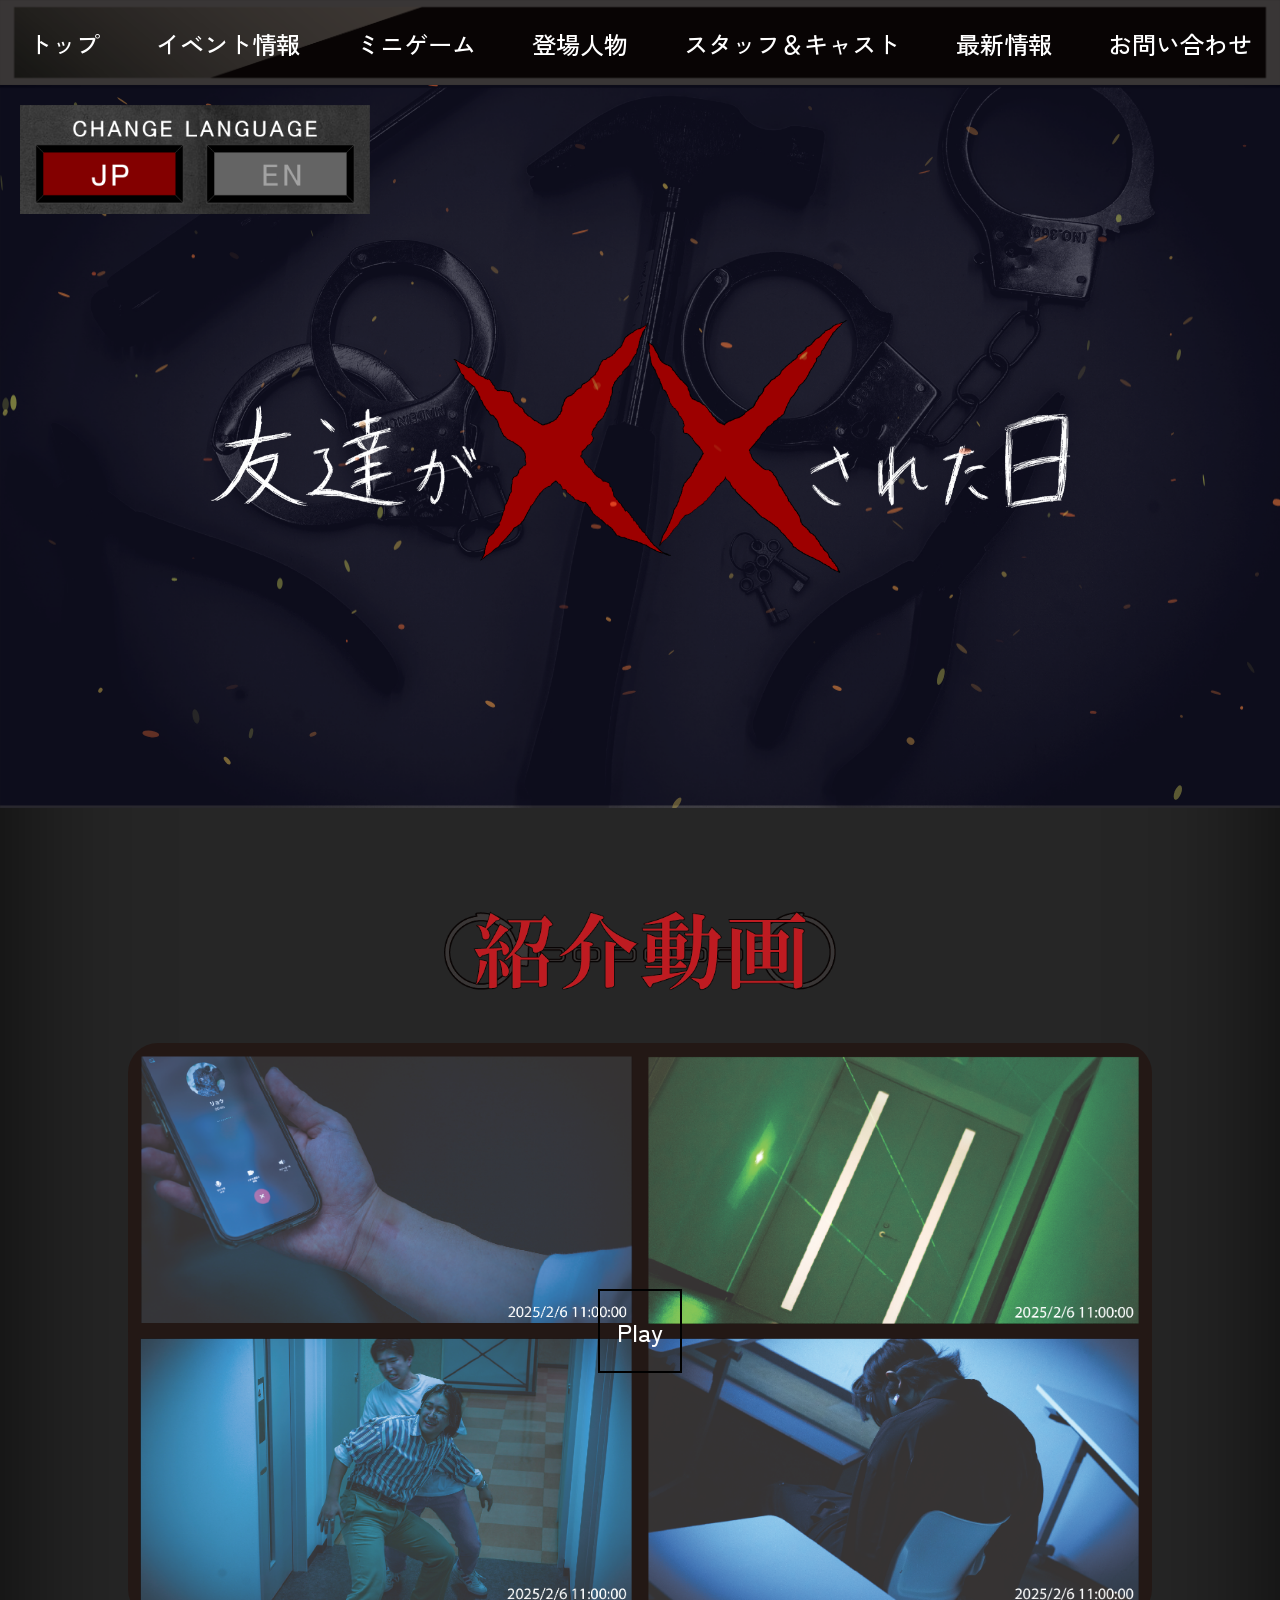
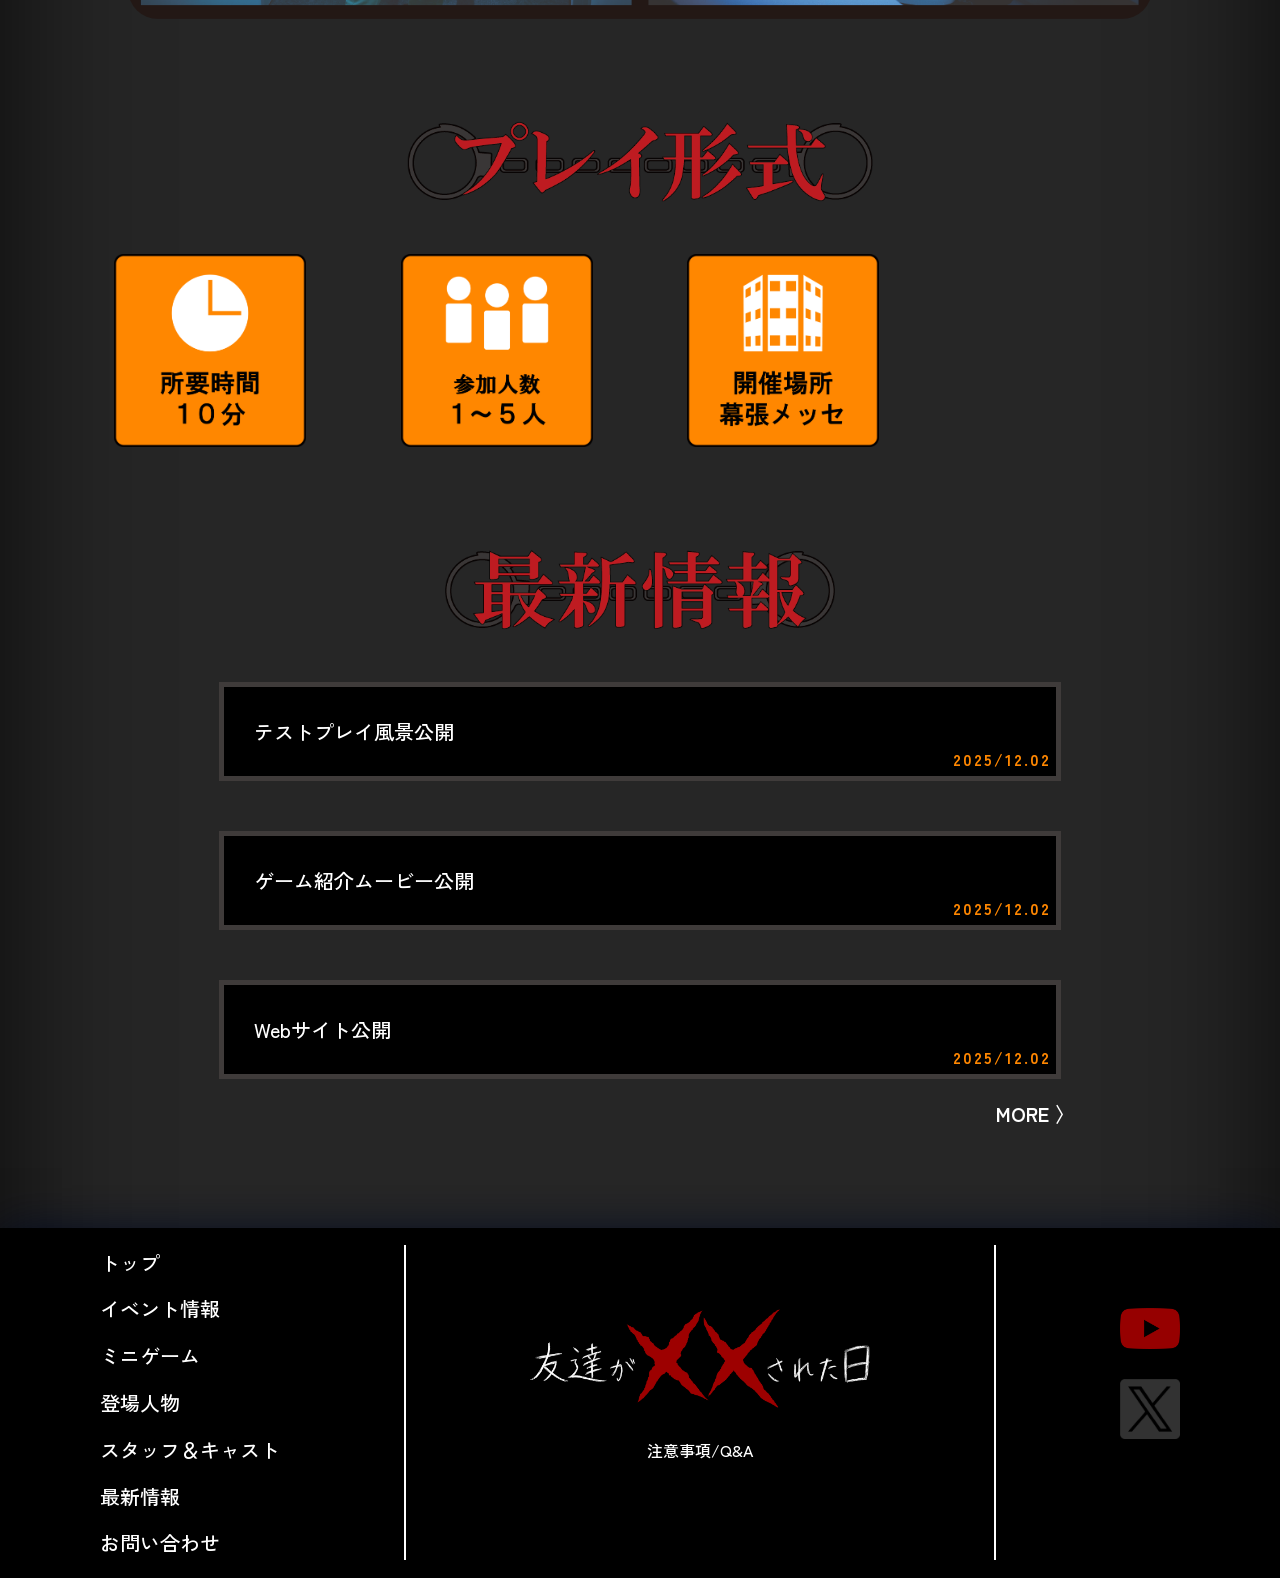
<file: index.html>
<!doctype html>
<html>
<head>
<!-- Google tag (gtag.js) -->
<script async src="https://www.googletagmanager.com/gtag/js?id=G-BQFY78MP7L"></script>
<script>
  window.dataLayer = window.dataLayer || [];
  function gtag(){dataLayer.push(arguments);}
  gtag('js', new Date());

  gtag('config', 'G-BQFY78MP7L');
</script>
<meta charset="utf-8">
<meta name="google" content="notranslate">

<meta name="description" content="2026年2月6日、7日「2026 we are JIKEI COM 若きクリエーター展」にて出展～ 誘拐させた友達を助けに行くリアル脱出ゲーム">
<meta name="keywords" content="友達が××された日,友×,×日,友達がｘｘされた日,友ｘ,友ｘ日,友達,誘拐,リアル脱出,リアル脱出ゲーム,東京アニメ・声優＆eスポーツ専門学校,滋慶ゲームショウ">
<meta property="og:url" content="https://yukai.secret.jp/index/">
<meta property="og:type" content="website">
<title>友達がXXされた日|トップ</title>
<meta name="viewport" content="width=device-width, initial-scale=1.0">
<meta name="format-detection" content="telephone=no">

<link href="css/style.css" rel="stylesheet" type="text/css">
<link href="css/index.css" rel="stylesheet" type="text/css">
	
<link rel="preconnect" href="https://fonts.googleapis.com">
<link rel="preconnect" href="https://fonts.gstatic.com" crossorigin>
<link href="https://fonts.googleapis.com/css2?family=Noto+Sans+HK:wght@100..900&family=Zen+Kaku+Gothic+New&display=swap" rel="stylesheet">

</head>
<body>

<div class="nav">
  <div class="nav-background">
    <img src="img/nav.png" alt="ナビゲーション"/>
  </div>

  <button class="hamburger" id="hamburger">
    <img src="img/hamburger.png" alt="menu" id="hamburger-icon">
  </button>

  <ul class="nav-ul" id="navMenu">
    <li class="nav-li"><a href="index.html">トップ</a></li>
    <li class="nav-li"><a href="event.html">イベント情報</a></li>
    <li class="nav-li"><a href="minigame.html">ミニゲーム</a></li>
    <li class="nav-li"><a href="character.html">登場人物</a></li>
	<li class="nav-li"><a href="staff&cast.html">スタッフ＆キャスト</a></li>
    <li class="nav-li"><a href="news.html">最新情報</a></li>
    <li class="nav-li"><a href="community.html">お問い合わせ</a></li>
  </ul>
</div>
<div class="nav-bg"></div>
<button id="pageTop" class="bom-btn">
  <img src="img/bom1.png" alt="to top" id="bomImg">
</button>

<div class="main">
  <canvas id="canvas"></canvas>
  <a href="https://yukai.secret.jp/en/index">
    <div class="lang-bg">
	  <img src="img/jp.png" width="8001" height="4517" alt="言語切り替え"/>
	</div>
  </a>
  <img id="main1" src="img/mainvisual-pc.png" width="8001" height="4517" alt="メインビジュアル"/> 
  <img id="main2" src="img/mainvisual.png" width="7418" height="9892" alt="メインビジュアル"/> 
</div>
	
<div class="movie">
  <div class="sec">
    <img src="img/sec-movie.png" width="673" height="122" alt="紹介動画"/> 
  </div>
  <a href="https://youtu.be/qt3vcAroB5A">
    <div class="movie-li">
      <span class="movie-bt">
      </span>
	  <div class="movie-bt-img">Play</div>
      <img class="movie-img" src="img/movie-sum.png" width="2667" height="1501" alt="ゲーム紹介動画"/> 
    </div>
  </a>
</div>

<div class="play">
  <div class="sec">
    <img src="img/sec-play.png" width="673" height="122" alt="プレイ形式"/> 
  </div>
  <div class="play-ul">
    <img src="img/play-1.png" width="1894" height="1894" alt="所要時間：10分"/>
    <img src="img/play-2.png" width="1894" height="1894" alt="参加人数：1～5人"/>
    <img src="img/play-3.png" width="1894" height="1894" alt="開催場所：幕張メッセ"/>
	<img src="img/play-4.png" width="1894" height="1894" alt="参加料金：無料"/>
  </div>
</div>

<div class="news">
  <div class="sec">
    <img src="img/sec-news.png" width="784" height="122" alt="最新情報"/> 
  </div>
  <div class="news-ul">
    <div class="news-li">
	  <p class="day">
	    2025/12.02 
	  </p>
	  <a href="https://x.com/xtomodathix/status/1995783652949864768?s=20">
        <p class="news-text">
	      テストプレイ風景公開
	    </p>
      </a>
    </div>
    <div class="news-li">
      <p class="day">
	    2025/12.02
	  </p>
	  <a href="https://x.com/xtomodathix/status/1995783652949864768?s=20">
        <p class="news-text">
	      ゲーム紹介ムービー公開
	    </p>
	  </a>
    </div>
    <div class="news-li">
	  <p class="day">
	    2025/12.02
	  </p>
      <a href="index.html">
        <p class="news-text">
	      Webサイト公開
	    </p>
      </a>
    </div>
  </div>
  <div class="news-more">
    <a href="news.html">
      MORE 〉
    </a>
  </div>
</div>

<div class="footer" id="footer">
	
  <ul class="footer-ul">
    <li class="footer-li">
	  <a href="index.html">
	  トップ
	  </a>
	</li>
	<li class="footer-li">
	  <a href="event.html">
	  イベント情報
	  </a>
	</li>
	<li class="footer-li">
	  <a href="minigame.html">
	  ミニゲーム
	  </a>
	</li>
	<li class="footer-li">
	  <a href="character.html">
	  登場人物
	  </a>
	</li>
	<li class="footer-li">
	  <a href="news.html">
	  スタッフ＆キャスト
	  </a>
	</li>
	<li class="footer-li">
	  <a href="news.html">
	  最新情報
	  </a>
	</li>
	<li class="footer-li">
	  <a href="community.html">
	  お問い合わせ
	  </a>
	</li>
  </ul>
  <span class="footer-span"></span>
  <div class="logo">
  <img src="img/logo.png" width="297" height="127" alt="友達がXXされた日_ロゴ"/>
  <p class="copyright">
    注意事項/Q&amp;A
  </p>
  </div>
  <span class="footer-span"></span>
  <div class="official">  
  <a href="https://youtube.com/channel/UCkZXpm3PHUBSMHyeAHRV0rg?si=hnemGxafxPZIgIZU"> 
  <img class="youtube" src="img/youtube.png" width="78" height="66" alt="youtube_リンク"/>
  </a>
  <a href="https://x.com/xtomodathix">
  <img class="x" src="img/x.png" width="78" height="66" alt="X_リンク"/>
  </a>
  </div>
</div>
<script>
const hamburger = document.getElementById('hamburger');
const navMenu = document.getElementById('navMenu');
const hamburgerIcon = document.getElementById('hamburger-icon');

hamburger.addEventListener('click', () => {
  if (navMenu.classList.contains('show')) {
    // 閉じる処理
    navMenu.classList.remove('visible');
    setTimeout(() => {
      navMenu.classList.remove('animate-bg');
      setTimeout(() => {
        navMenu.classList.remove('show');
      }, 1000);
    }, 300);
    hamburgerIcon.src = 'img/hamburger.png';
  } else {
    // 開く処理
    navMenu.classList.add('show');
    setTimeout(() => navMenu.classList.add('animate-bg'), 50);
    setTimeout(() => {
      navMenu.classList.add('visible');
      hamburgerIcon.src = 'img/close-hamburger.png';
    }, 1800);
  }
});
</script>
<script>
  const playImages = document.querySelectorAll('.play-ul img');

const playObserver = new IntersectionObserver((entries) => {
  entries.forEach((entry, index) => {
    if (entry.isIntersecting) {
      setTimeout(() => {
        entry.target.classList.add('show');
      }, index * 200);
      playObserver.unobserve(entry.target);
    }
  });
}, {
  threshold: 0.2
});

playImages.forEach(img => playObserver.observe(img));
</script>
<script>
const pageTop = document.getElementById("pageTop");
const footer = document.getElementById("footer");
const nav = document.querySelector(".nav");

const gap = 120; // footer との余白

window.addEventListener("scroll", () => {
  const scrollY = window.scrollY;
  const windowH = window.innerHeight;
  const footerTop = footer.offsetTop;
  const navHeight = nav.offsetHeight;

  /* ===== nav が画面外に出たら表示 ===== */
  if (scrollY > navHeight) {
    pageTop.classList.add("is-visible");
  } else {
    pageTop.classList.remove("is-visible");
  }

  /* ===== footer 手前で止める ===== */
  if (scrollY + windowH >= footerTop) {
    pageTop.classList.add("is-stop");
    pageTop.style.top =
      footerTop - pageTop.offsetHeight - gap + "px";
  } else {
    pageTop.classList.remove("is-stop");
    pageTop.style.top = "auto";
  }
});
</script>

<script>
const pageTopBtn = document.getElementById("pageTop");
const bomImg = document.getElementById("bomImg");

let isClicked = false;

// hover → bom2
pageTopBtn.addEventListener("mouseenter", () => {
  if (!isClicked) bomImg.src = "img/bom2.png";
});

// leave → bom1
pageTopBtn.addEventListener("mouseleave", () => {
  if (!isClicked) bomImg.src = "img/bom1.png";
});

// click → bom3
pageTopBtn.addEventListener("click", () => {
  isClicked = true;
  bomImg.src = "img/bom3.png";

  window.scrollTo({
    top: 0,
    behavior: "smooth"
  });
});

// 上に戻ったら bom1 に戻す
window.addEventListener("scroll", () => {
  if (window.scrollY === 0) {
    isClicked = false;
    bomImg.src = "img/bom1.png";
  }
});
</script>
<script> const canvasEl = document.getElementById("canvas");

const ctx = canvasEl.getContext("2d");

let ashParticles = [];
let numParticles = 200;

function resizeCanvas() {
  const main = document.querySelector(".main");
  const rect = main.getBoundingClientRect();

  canvasEl.width = rect.width;
  canvasEl.height = rect.height;

  numParticles = Math.floor((canvasEl.width * canvasEl.height) / 6000);
  updateParticles();
}


class AshParticle {
  constructor(isInitial = false) {
    this.init(isInitial);
  }

  init(isInitial = false) {
    const isFromLeft = Math.random() < 0.5;

    if (isInitial) {
      this.x = Math.random() * canvasEl.width;
      this.y = Math.random() * canvasEl.height;
    } else {
      this.x = isFromLeft ? -10 : Math.random() * canvasEl.width;
      this.y = isFromLeft ? Math.random() * canvasEl.height : canvasEl.height + 10;
    }

    this.sizeX = Math.random() * 3 + 0.5;
    this.sizeY = Math.random() * 8 + 1;
    this.opacity = Math.random() * 0.6 + 0.1;
    this.speedX = Math.random() * 1.5 + 0.5;
    this.speedY = -(Math.random() * 1.5 + 0.5);
    this.fadeSpeed = Math.random() * 0.0008 + 0.0003;

    this.rotationX = 0;
    this.rotationY = 0;
    this.rotationZ = 0;
    this.rotationXSpeed = Math.random() * 0.1 - 0.05;
    this.rotationYSpeed = Math.random() * 0.1 - 0.05;
    this.rotationZSpeed = Math.random() * 0.1 - 0.05;

    this.scaleX = 1;
    this.scaleY = 1;
  }

  checkBounds() {
    if (this.y < -50 || this.x > canvasEl.width + 50 || this.opacity <= 0) {
      this.init();
    }
  }

  update() {
    this.x += this.speedX;
    this.y += this.speedY;
    this.opacity -= this.fadeSpeed;

    this.rotationX += this.rotationXSpeed;
    this.rotationY += this.rotationYSpeed;
    this.rotationZ += this.rotationZSpeed;

    const cosRotationX = Math.cos(this.rotationX);
    const cosRotationY = Math.cos(this.rotationY);
    this.scaleY = 0.8 + 0.2 * cosRotationX;
    this.scaleX = 0.8 + 0.2 * cosRotationY;

    this.checkBounds();
  }

  draw() {
    ctx.save();
    ctx.translate(this.x, this.y);
    ctx.rotate(this.rotationZ);
    ctx.scale(this.scaleX, this.scaleY);

    const rotationFactor = Math.cos(this.rotationZ);
    const red = 255 - Math.abs(rotationFactor) * 80;
    const green = 100 + Math.abs(rotationFactor) * 80;
    const blue = 50 + Math.abs(rotationFactor) * 30;

    ctx.beginPath();
    ctx.ellipse(0, 0, this.sizeX, this.sizeY, 0, 0, Math.PI * 2);
    ctx.fillStyle = `rgba(${Math.floor(red)}, ${Math.floor(green)}, ${Math.floor(blue)}, ${this.opacity})`;
    ctx.fill();

    ctx.restore();
  }
}

function updateParticles() {
  const diff = numParticles - ashParticles.length;
  if (diff > 0) {
    for (let i = 0; i < diff; i++) {
      ashParticles.push(new AshParticle(true));
    }
  } else if (diff < 0) {
    ashParticles.length = numParticles;
  }
}

function animate() {
  ctx.clearRect(0, 0, canvasEl.width, canvasEl.height);
  for (const particle of ashParticles) {
    particle.update();
    particle.draw();
  }
  requestAnimationFrame(animate);
}

window.addEventListener("resize", resizeCanvas);
resizeCanvas();
animate(); </script>


</body>
</html>
</file>
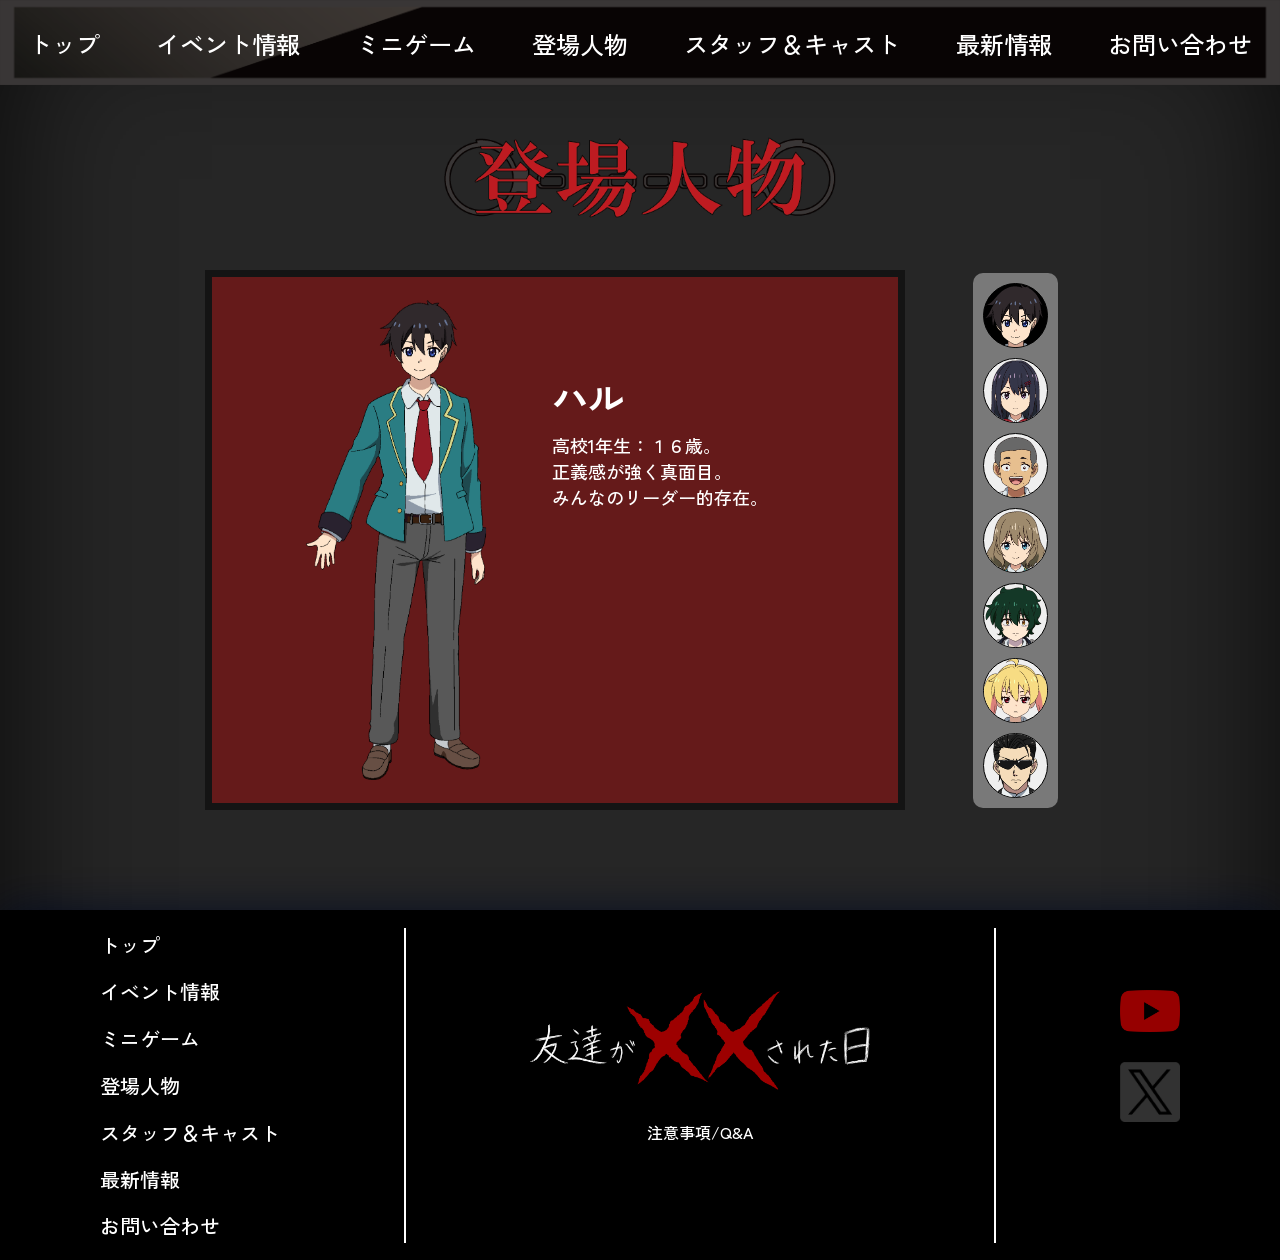
<file: character.html>
<!doctype html> 
<html>
<head>
<!-- Google tag (gtag.js) -->
<script async src="https://www.googletagmanager.com/gtag/js?id=G-BQFY78MP7L"></script>
<script>
  window.dataLayer = window.dataLayer || [];
  function gtag(){dataLayer.push(arguments);}
  gtag('js', new Date());

  gtag('config', 'G-BQFY78MP7L');
</script>
<meta charset="utf-8">
<meta name="google" content="notranslate">

<meta name="description" content="2026年2月6日、7日「2026 we are JIKEI COM 若きクリエーター展」にて出展～ 誘拐させた友達を助けに行くリアル脱出ゲーム">
<meta name="keywords" content="友達がｘｘされた日,友ｘ,友ｘ日,友達,誘拐,リアル脱出,リアル脱出ゲーム,東京アニメ・声優＆eスポーツ専門学校,滋慶ゲームショウ">
<meta property="og:url" content="https://yukai.secret.jp/index/">
<meta property="og:type" content="website">
<title>友達がXXされた日|登場人物</title>
<meta name="viewport" content="width=device-width, initial-scale=1.0">
<link href="css/style.css" rel="stylesheet" type="text/css">
<link href="css/character.css" rel="stylesheet" type="text/css">

<link rel="preconnect" href="https://fonts.googleapis.com">
<link rel="preconnect" href="https://fonts.gstatic.com" crossorigin>
<link href="https://fonts.googleapis.com/css2?family=Noto+Sans+HK:wght@100..900&family=Zen+Kaku+Gothic+New&display=swap" rel="stylesheet">
</head>
<body>
	
<div class="nav">
  <div class="nav-background">
    <img src="img/nav.png" alt="ナビゲーション"/>
  </div>

  <button class="hamburger" id="hamburger">
    <img src="img/hamburger.png" alt="menu" id="hamburger-icon">
  </button>

  <ul class="nav-ul" id="navMenu">
    <li class="nav-li"><a href="index.html">トップ</a></li>
    <li class="nav-li"><a href="event.html">イベント情報</a></li>
    <li class="nav-li"><a href="minigame.html">ミニゲーム</a></li>
    <li class="nav-li"><a href="character.html">登場人物</a></li>
	<li class="nav-li"><a href="staff&cast.html">スタッフ＆キャスト</a></li>
    <li class="nav-li"><a href="news.html">最新情報</a></li>
    <li class="nav-li"><a href="community.html">お問い合わせ</a></li>
  </ul>
</div>
<div class="nav-bg"></div>	
<button id="pageTop" class="bom-btn">
  <img src="img/bom1.png" alt="to top" id="bomImg">
</button>

<div class="character-sec">
  <img src="img/sec-character.png" width="784" height="122" alt="登場人物"/> 
</div>
<div class="section-container">
  <div class="character-container">
    <div class="character-wrapper">
      <div class="character c1">
        <div class="character-main">
		  <img class="ch1" src="img/haru.png" alt="ハル"/>
		</div>
        <div class="character-li">
          <p class="name">ハル</p>
          <p class="detail">高校1年生：１６歳。<br>正義感が強く真面目。<br>みんなのリーダー的存在。</p>
		  <div class="character-img">
		    
		  </div>
        </div>
      </div>
      <div class="character c2">
        <div class="character-main"><img src="img/rina.png" alt="リナ"/></div>
        <div class="character-li">
          <p class="name">リナ</p>
          <p class="detail">高校１年生：１６歳。<br>成績優秀で責任感が強い。<br>カレン、ミユと仲がいい。</p>
		  <div class="character-img">
		    
		  </div>
        </div>
      </div>
      <div class="character c3">
        <div class="character-main"><img src="img/takumi.png" alt="タクミ"/></div>
        <div class="character-li">
          <p class="name">タクミ</p>
          <p class="detail">高校１年生：１５歳。<br>運動神経がよく天然。<br>リョウとゲームをしている。</p>
		  <div class="character-img">
		    
		  </div>
        </div>
      </div>
      <div class="character c4">
        <div class="character-main"><img src="img/miyu.png" alt="ミユ"/></div>
        <div class="character-li">
          <p class="name">ミユ</p>
          <p class="detail">高校１年性：１６歳。<br>仲間思いで気が弱い。<br>カレンに勉強を教えている。</p>
		  <div class="character-img">
		    
		  </div>
        </div>
      </div>
      <div class="character c5">
        <div class="character-main"><img src="img/ryo.png" alt="リョウ"/></div>
        <div class="character-li">
          <p class="name">リョウ</p>
          <p class="detail">高校１年生：１６歳。<br>機械いじりが大好き。<br>ハッキングで仲間を助ける。</p>
		  <div class="character-img">
		    
		  </div>
        </div>
      </div>
      <div class="character c6">
        <div class="character-main"><img src="img/karen.png" alt="カレン"/></div>
        <div class="character-li">
          <p class="name">カレン</p>
          <p class="detail">高校１年生：１５歳。<br>気と口調は強いが実は心配性。<br>ショッピングが大好き。</p>
		  <div class="character-img">
		    
		  </div>
        </div>
      </div>
      <div class="character c7">
        <div class="character-main"><img src="img/koseiin.png" alt="構成員A"/></div>
        <div class="character-li">
          <p class="name">構成員A</p>
          <p class="detail">謎の組織TASの構成員。<br>ミユとタクミを誘拐し、<br>ハル達とビル内で戦う。</p>
		  <div class="character-img">
		    
		  </div>
        </div>
      </div>
    </div>
  </div>

  <div class="character-bt">
    <div class="buttons">
      <button data-index="0" class="active bt1"><img src="img/bt1.png" width="1005" height="1005" alt="ハル_ボタン"/></button>
      <button data-index="1" class="bt2"><img src="img/bt2.png" width="1005" height="1005" alt="リナ_ボタン"/></button>
      <button data-index="2" class="bt3"><img src="img/bt3.png" width="1005" height="1005" alt="タクミ_ボタン"/></button>
      <button data-index="3" class="bt4"><img src="img/bt4.png" width="1005" height="1005" alt="ミユ_ボタン"/></button>
      <button data-index="4" class="bt5"><img src="img/bt5.png" width="1005" height="1005" alt="リョウ_ボタン"/></button>
      <button data-index="5" class="bt6"><img src="img/bt6.png" width="1005" height="1005" alt="カレン_ボタン"/></button>
      <button data-index="6" class="bt7"><img src="img/bt7.png" width="1005" height="1005" alt="構成員A_ボタン"/></button>
    </div>
  </div>
</div>

<div class="footer" id="footer">
	
  <ul class="footer-ul">
    <li class="footer-li">
	  <a href="index.html">
	  トップ
	  </a>
	</li>
	<li class="footer-li">
	  <a href="event.html">
	  イベント情報
	  </a>
	</li>
	<li class="footer-li">
	  <a href="minigame.html">
	  ミニゲーム
	  </a>
	</li>
	<li class="footer-li">
	  <a href="character.html">
	  登場人物
	  </a>
	</li>
	<li class="footer-li">
	  <a href="news.html">
	  スタッフ＆キャスト
	  </a>
	</li>
	<li class="footer-li">
	  <a href="news.html">
	  最新情報
	  </a>
	</li>
	<li class="footer-li">
	  <a href="community.html">
	  お問い合わせ
	  </a>
	</li>
  </ul>
  <span class="footer-span"></span>
  <div class="logo">
  <img src="img/logo.png" width="297" height="127" alt="友達がXXされた日_ロゴ"/>
  <p class="copyright">
    注意事項/Q&amp;A
  </p>
  </div>
  <span class="footer-span"></span>
  <div class="official">  
  <a href="https://youtube.com/channel/UCkZXpm3PHUBSMHyeAHRV0rg?si=hnemGxafxPZIgIZU"> 
  <img class="youtube" src="img/youtube.png" width="78" height="66" alt="youtube_リンク"/>
  </a>
  <a href="https://x.com/xtomodathix">
  <img class="x" src="img/x.png" width="78" height="66" alt="X_リンク"/>
  </a>
  </div>
</div>
<script>
const hamburger = document.getElementById('hamburger');
const navMenu = document.getElementById('navMenu');
const hamburgerIcon = document.getElementById('hamburger-icon');

hamburger.addEventListener('click', () => {
  if (navMenu.classList.contains('show')) {
    // 閉じる処理
    navMenu.classList.remove('visible');
    setTimeout(() => {
      navMenu.classList.remove('animate-bg');
      setTimeout(() => {
        navMenu.classList.remove('show');
      }, 1000);
    }, 300);
    hamburgerIcon.src = 'img/hamburger.png';
  } else {
    // 開く処理
    navMenu.classList.add('show');
    setTimeout(() => navMenu.classList.add('animate-bg'), 50);
    setTimeout(() => {
      navMenu.classList.add('visible');
      hamburgerIcon.src = 'img/close-hamburger.png';
    }, 1800);
  }
});
</script>
<script>
const buttons = document.querySelectorAll('.buttons button');
const wrapper = document.querySelector('.character-wrapper');
const container = document.querySelector('.character-container');
let currentIndex = 0;

// スライド関数
function slideTo(index) {
  // containerの現在の高さを取得
  const containerHeight = container.clientHeight;

  // 高さ × index 分スライド（マイナス方向）
  const moveY = -containerHeight * index;
  wrapper.style.transform = `translateY(${moveY}px)`;

  // ボタンの見た目更新
  buttons.forEach(b => b.classList.remove('active'));
  buttons[index].classList.add('active');

  currentIndex = index;
}

// 各ボタンにクリックイベントを設定
buttons.forEach((btn, index) => {
  btn.addEventListener('click', () => {
    if (index === currentIndex) return;
    slideTo(index);
  });
});

// ウィンドウリサイズ時に再計算して位置を調整
window.addEventListener('resize', () => {
  slideTo(currentIndex);
});
</script>
	
<script>
const pageTop = document.getElementById("pageTop");
const footer = document.getElementById("footer");
const nav = document.querySelector(".nav");

const gap = 120; // footer との余白

window.addEventListener("scroll", () => {
  const scrollY = window.scrollY;
  const windowH = window.innerHeight;
  const footerTop = footer.offsetTop;
  const navHeight = nav.offsetHeight;

  /* ===== nav が画面外に出たら表示 ===== */
  if (scrollY > navHeight) {
    pageTop.classList.add("is-visible");
  } else {
    pageTop.classList.remove("is-visible");
  }

  /* ===== footer 手前で止める ===== */
  if (scrollY + windowH >= footerTop) {
    pageTop.classList.add("is-stop");
    pageTop.style.top =
      footerTop - pageTop.offsetHeight - gap + "px";
  } else {
    pageTop.classList.remove("is-stop");
    pageTop.style.top = "auto";
  }
});
</script>

<script>
const pageTopBtn = document.getElementById("pageTop");
const bomImg = document.getElementById("bomImg");

let isClicked = false;

// hover → bom2
pageTopBtn.addEventListener("mouseenter", () => {
  if (!isClicked) bomImg.src = "img/bom2.png";
});

// leave → bom1
pageTopBtn.addEventListener("mouseleave", () => {
  if (!isClicked) bomImg.src = "img/bom1.png";
});

// click → bom3
pageTopBtn.addEventListener("click", () => {
  isClicked = true;
  bomImg.src = "img/bom3.png";

  window.scrollTo({
    top: 0,
    behavior: "smooth"
  });
});

// 上に戻ったら bom1 に戻す
window.addEventListener("scroll", () => {
  if (window.scrollY === 0) {
    isClicked = false;
    bomImg.src = "img/bom1.png";
  }
});
</script>
</body>
</html>
</file>
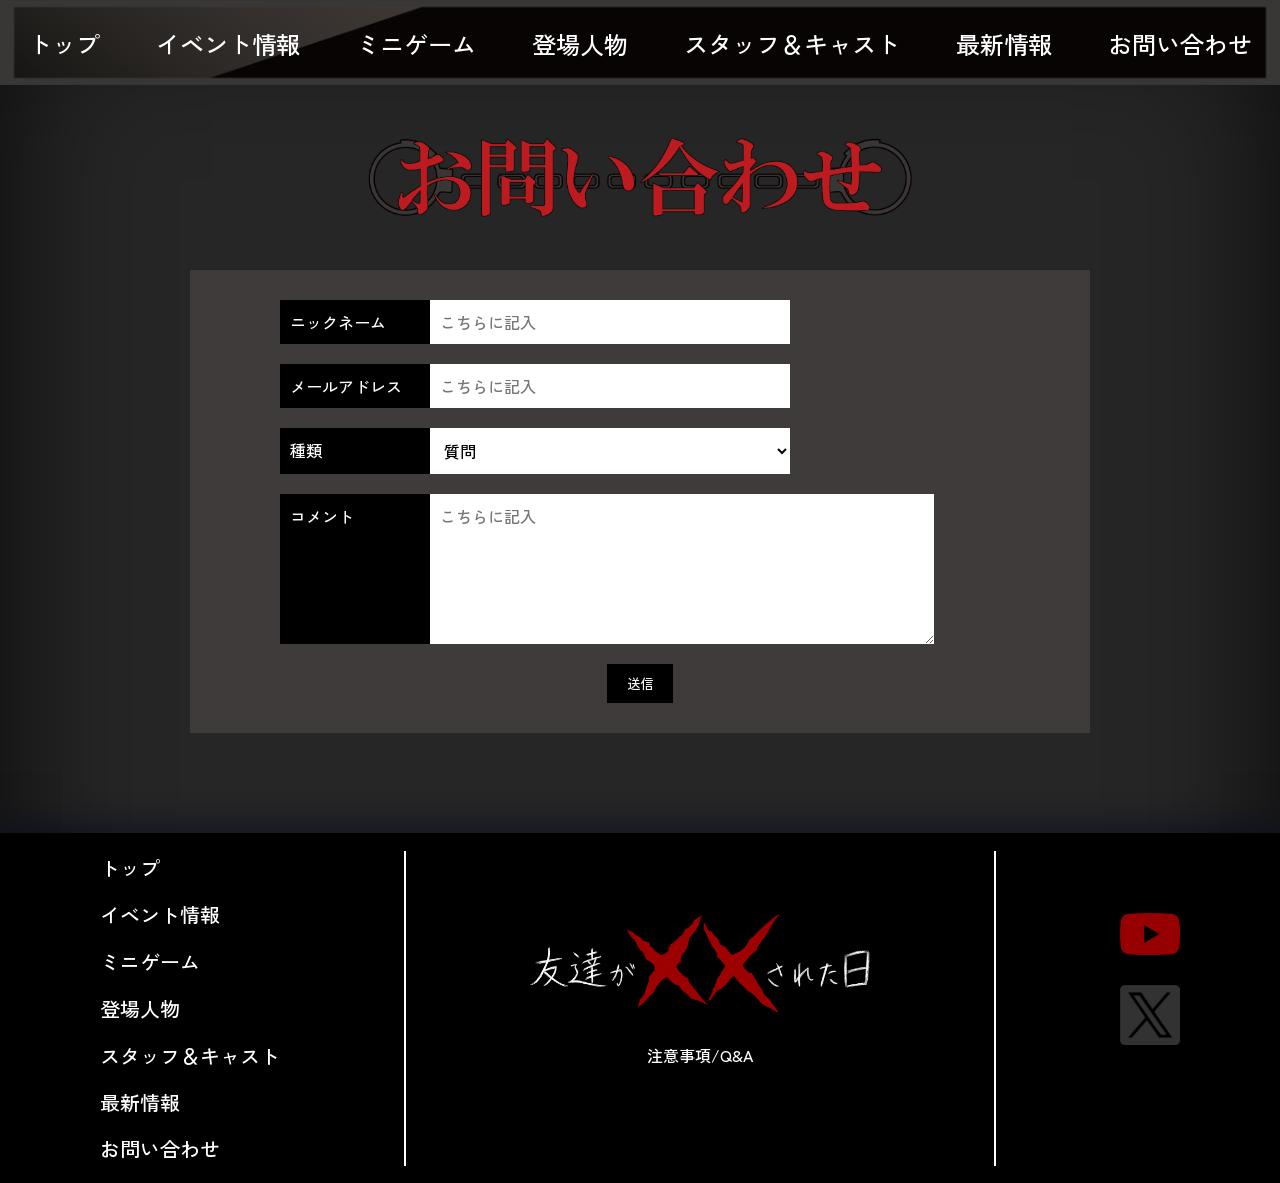
<file: community.html>
<!doctype html>
<html>
<head>
<!-- Google tag (gtag.js) -->
<script async src="https://www.googletagmanager.com/gtag/js?id=G-BQFY78MP7L"></script>
<script>
  window.dataLayer = window.dataLayer || [];
  function gtag(){dataLayer.push(arguments);}
  gtag('js', new Date());

  gtag('config', 'G-BQFY78MP7L');
</script>
<meta charset="utf-8">
<meta name="google" content="notranslate">

<meta name="description" content="2026年2月6日、7日「2026 we are JIKEI COM 若きクリエーター展」にて出展～ 誘拐させた友達を助けに行くリアル脱出ゲーム">
<meta name="keywords" content="友達がｘｘされた日,友ｘ,友ｘ日,友達,誘拐,リアル脱出,リアル脱出ゲーム,東京あにめ・声優＆eスポーツ専門学校,滋慶ゲームショウ">
<meta property="og:url" content="https://yukai.secret.jp/community/">
<meta property="og:type" content="website">
<title>友達がXXされた日｜お問い合わせ</title>
<meta name="viewport" content="width=device-width, initial-scale=1.0">
<link href="css/style.css" rel="stylesheet" type="text/css">
<link href="css/community.css" rel="stylesheet" type="text/css">

<link rel="preconnect" href="https://fonts.googleapis.com">
<link rel="preconnect" href="https://fonts.gstatic.com" crossorigin>
<link href="https://fonts.googleapis.com/css2?family=Noto+Sans+HK:wght@100..900&family=Zen+Kaku+Gothic+New&display=swap" rel="stylesheet">
</head>

<body>
	
<div class="nav">
  <div class="nav-background">
    <img src="img/nav.png" alt="ナビゲーション"/>
  </div>

  <button class="hamburger" id="hamburger">
    <img src="img/hamburger.png" alt="menu" id="hamburger-icon">
  </button>

  <ul class="nav-ul" id="navMenu">
    <li class="nav-li"><a href="index.html">トップ</a></li>
    <li class="nav-li"><a href="event.html">イベント情報</a></li>
    <li class="nav-li"><a href="minigame.html">ミニゲーム</a></li>
    <li class="nav-li"><a href="character.html">登場人物</a></li>
	<li class="nav-li"><a href="staff&cast.html">スタッフ＆キャスト</a></li>
    <li class="nav-li"><a href="news.html">最新情報</a></li>
    <li class="nav-li"><a href="community.html">お問い合わせ</a></li>
  </ul>
</div>
<div class="nav-bg"></div>
<button id="pageTop" class="bom-btn">
  <img src="img/bom1.png" alt="to top" id="bomImg">
</button>

<div class="community">
  <div class="community-sec">
    <img src="img/sec-community.png" width="784" height="122" alt="お問い合わせ"/> 
  </div>
  <form class="community-ul" action="send.php" method="post">
	  
	  <!-- ニックネーム -->
  <div class="name">
    <label class="name-sc">ニックネーム</label>
	<div class="name-text">
	  <input type="text" name="name" placeholder="こちらに記入" autocomplete="off">
	</div>
  </div>
	  
	  <!-- メール -->
  <div class="mail">
    <div class="mail-sc">メールアドレス</div>
	<div class="mail-text">
	  <input type="email" name="email" placeholder="こちらに記入" autocomplete="off">
	</div>
  </div>
	  
	  <!-- 種類 -->
  <div class="subject">
    <div class="subject-sc">種類</div>
	<div class="subject-text">
	  <select name="subject">
	    <option value="質問">質問</option>
	    <option value="感想">感想</option>
	    <option value="要望">要望</option>
	  </select>
    </div>
  </div>
	  
	  <!-- コメント -->
  <div class="coment">
    <div class="coment-sc">コメント</div>
	<div class="coment-text">
	  <textarea name="comment" placeholder="こちらに記入" autocomplete="off"></textarea>
	</div>
  </div>
	  
	  <!-- 送信ボタン -->
  <div style="text-align:center; margin-top:20px;">
	<button class="button" type="submit">送信</button>
  </div>
  </form>
</div>
<div class="footer" id="footer">
	
  <ul class="footer-ul">
    <li class="footer-li">
	  <a href="index.html">
	  トップ
	  </a>
	</li>
	<li class="footer-li">
	  <a href="event.html">
	  イベント情報
	  </a>
	</li>
	<li class="footer-li">
	  <a href="minigame.html">
	  ミニゲーム
	  </a>
	</li>
	<li class="footer-li">
	  <a href="character.html">
	  登場人物
	  </a>
	</li>
	<li class="footer-li">
	  <a href="news.html">
	  スタッフ＆キャスト
	  </a>
	</li>
	<li class="footer-li">
	  <a href="news.html">
	  最新情報
	  </a>
	</li>
	<li class="footer-li">
	  <a href="community.html">
	  お問い合わせ
	  </a>
	</li>
  </ul>
  <span class="footer-span"></span>
  <div class="logo">
  <img src="img/logo.png" width="297" height="127" alt="友達がXXされた日_ロゴ"/>
  <p class="copyright">
    注意事項/Q&amp;A
  </p>
  </div>
  <span class="footer-span"></span>
  <div class="official">  
  <a href="https://youtube.com/channel/UCkZXpm3PHUBSMHyeAHRV0rg?si=hnemGxafxPZIgIZU"> 
  <img class="youtube" src="img/youtube.png" width="78" height="66" alt="youtube_リンク"/>
  </a>
  <a href="https://x.com/xtomodathix">
  <img class="x" src="img/x.png" width="78" height="66" alt="X_リンク"/>
  </a>
  </div>
</div>
<script>
const hamburger = document.getElementById('hamburger');
const navMenu = document.getElementById('navMenu');
const hamburgerIcon = document.getElementById('hamburger-icon');

hamburger.addEventListener('click', () => {
  if (navMenu.classList.contains('show')) {
    // 閉じる処理
    navMenu.classList.remove('visible');
    setTimeout(() => {
      navMenu.classList.remove('animate-bg');
      setTimeout(() => {
        navMenu.classList.remove('show');
      }, 1000);
    }, 300);
    hamburgerIcon.src = 'img/hamburger.png';
  } else {
    // 開く処理
    navMenu.classList.add('show');
    setTimeout(() => navMenu.classList.add('animate-bg'), 50);
    setTimeout(() => {
      navMenu.classList.add('visible');
      hamburgerIcon.src = 'img/close-hamburger.png';
    }, 1800);
  }
});
</script>

<script>
const pageTop = document.getElementById("pageTop");
const footer = document.getElementById("footer");
const nav = document.querySelector(".nav");

const gap = 100; // footer との余白

window.addEventListener("scroll", () => {
  const scrollY = window.scrollY;
  const windowH = window.innerHeight;
  const footerTop = footer.offsetTop;
  const navHeight = nav.offsetHeight;

  /* ===== nav が画面外に出たら表示 ===== */
  if (scrollY > navHeight) {
    pageTop.classList.add("is-visible");
  } else {
    pageTop.classList.remove("is-visible");
  }

  /* ===== footer 手前で止める ===== */
  if (scrollY + windowH >= footerTop) {
    pageTop.classList.add("is-stop");
    pageTop.style.top =
      footerTop - pageTop.offsetHeight - gap + "px";
  } else {
    pageTop.classList.remove("is-stop");
    pageTop.style.top = "auto";
  }
});
</script>

<script>
const pageTopBtn = document.getElementById("pageTop");
const bomImg = document.getElementById("bomImg");

let isClicked = false;

// hover → bom2
pageTopBtn.addEventListener("mouseenter", () => {
  if (!isClicked) bomImg.src = "img/bom2.png";
});

// leave → bom1
pageTopBtn.addEventListener("mouseleave", () => {
  if (!isClicked) bomImg.src = "img/bom1.png";
});

// click → bom3
pageTopBtn.addEventListener("click", () => {
  isClicked = true;
  bomImg.src = "img/bom3.png";

  window.scrollTo({
    top: 0,
    behavior: "smooth"
  });
});

// 上に戻ったら bom1 に戻す
window.addEventListener("scroll", () => {
  if (window.scrollY === 0) {
    isClicked = false;
    bomImg.src = "img/bom1.png";
  }
});
</script>
</body>
</html>
</file>
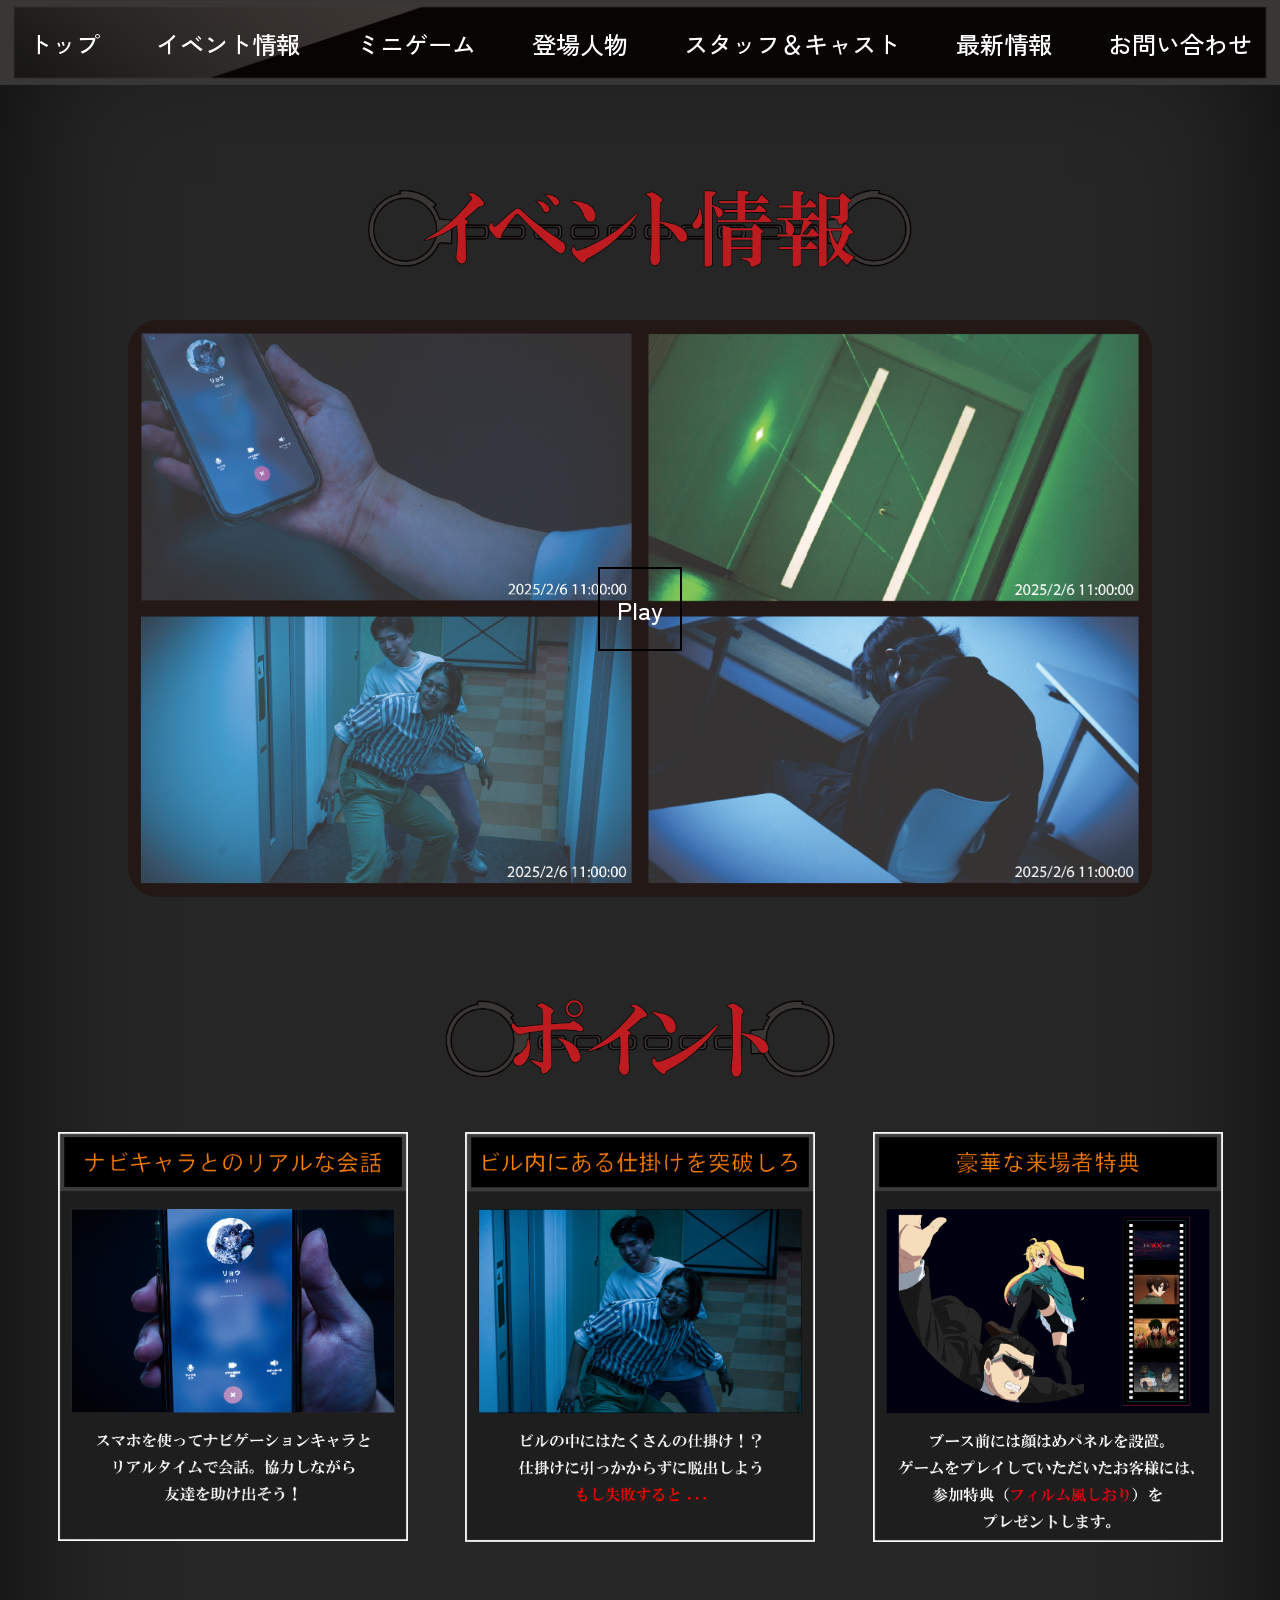
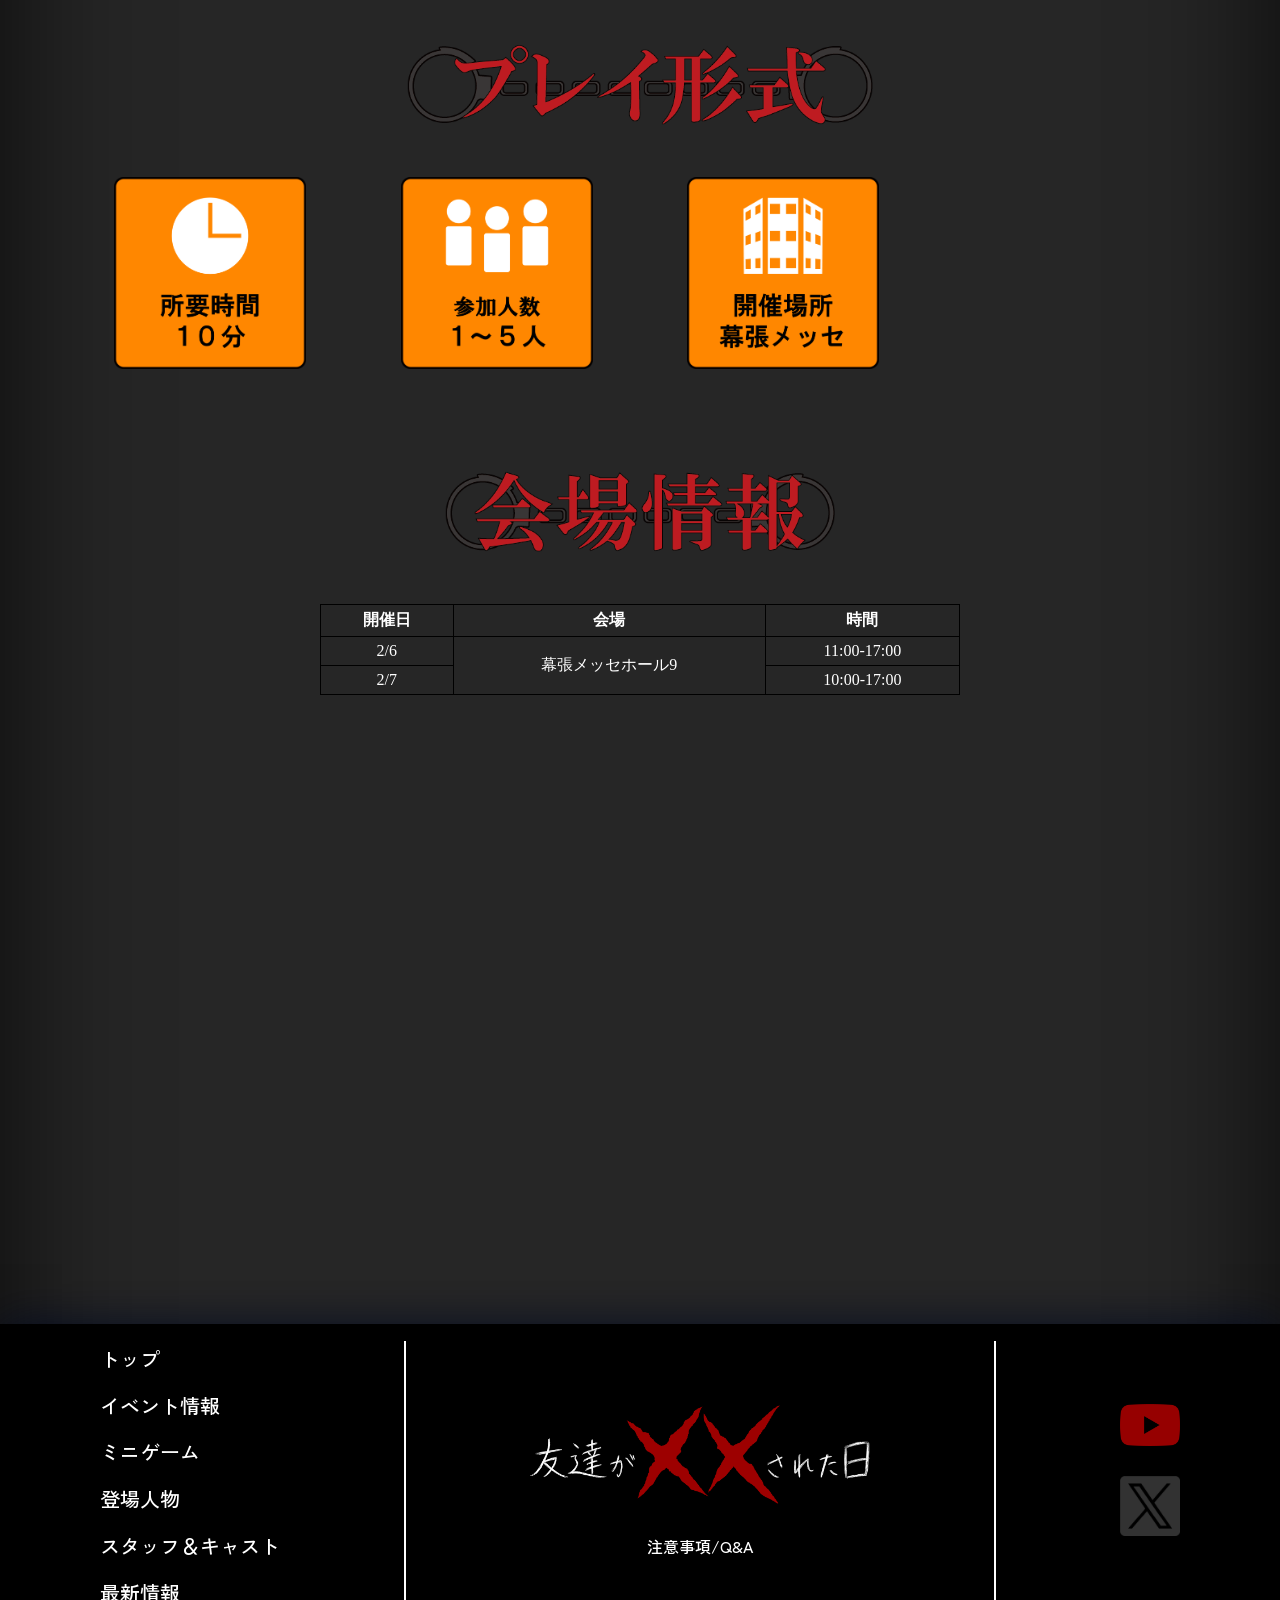
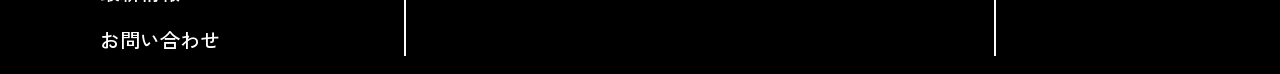
<file: event.html>
<!doctype html>
<html lang="jp">
<head>
<!-- Google tag (gtag.js) -->
<script async src="https://www.googletagmanager.com/gtag/js?id=G-BQFY78MP7L"></script>
<script>
  window.dataLayer = window.dataLayer || [];
  function gtag(){dataLayer.push(arguments);}
  gtag('js', new Date());

  gtag('config', 'G-BQFY78MP7L');
</script>
<meta charset="utf-8">
<meta name="google" content="notranslate">

<meta name="description" content="2026年2月6日、7日「2026 we are JIKEI COM 若きクリエーター展」にて出展～ 誘拐させた友達を助けに行くリアル脱出ゲーム">
<meta name="keywords" content="友達がｘｘされた日,友ｘ,友ｘ日,友達,誘拐,リアル脱出,リアル脱出ゲーム,東京あにめ・声優＆eスポーツ専門学校,滋慶ゲームショウ">
<meta property="og:url" content="https://yukai.secret.jp/event/">
<meta property="og:type" content="website">
<title>友達がXXされた日｜イベント情報</title>
<meta name="viewport" content="width=device-width, initial-scale=1.0">
<link href="css/style.css" rel="stylesheet" type="text/css">
<link href="css/event.css" rel="stylesheet" type="text/css">

<link rel="preconnect" href="https://fonts.googleapis.com">
<link rel="preconnect" href="https://fonts.gstatic.com" crossorigin>
<link href="https://fonts.googleapis.com/css2?family=Noto+Sans+HK:wght@100..900&family=Zen+Kaku+Gothic+New&display=swap" rel="stylesheet">
</head>

<body>
	
<div class="nav">
  <div class="nav-background">
    <img src="img/nav.png" alt="ナビゲーション"/>
  </div>

  <button class="hamburger" id="hamburger">
    <img src="img/hamburger.png" alt="menu" id="hamburger-icon">
  </button>

  <ul class="nav-ul" id="navMenu">
    <li class="nav-li"><a href="index.html">トップ</a></li>
    <li class="nav-li"><a href="event.html">イベント情報</a></li>
    <li class="nav-li"><a href="minigame.html">ミニゲーム</a></li>
    <li class="nav-li"><a href="character.html">登場人物</a></li>
    <li class="nav-li"><a href="staff&cast.html">スタッフ＆キャスト</a></li>
    <li class="nav-li"><a href="news.html">最新情報</a></li>
    <li class="nav-li"><a href="community.html">お問い合わせ</a></li>
  </ul>
</div>
<div class="nav-bg"></div>	
<button id="pageTop" class="bom-btn">
  <img src="img/bom1.png" alt="to top" id="bomImg">
</button>

<div class="movie">
  <div class="sec">
    <img src="img/sec-event.png" width="673" height="122" alt="イベント情報"/> 
  </div>
  <a href="https://youtu.be/qt3vcAroB5A">
  <div class="movie-li">
    <span class="movie-bt">
    </span>
	<div class="movie-bt-img">Play</div>
    <img class="movie-img" src="img/movie-sum.png" width="2667" height="1501" alt="ゲーム紹介動画"/> 
  </div>
  </a>
</div>
	
<div class="point">
  <div class="sec">
    <img src="img/sec-point.png" width="562" height="122" alt="ポイント"/> 
  </div>
  <div class="point-ul">
    <div class="point-li">
	  <img src="img/point-1.png" width="3801" height="5511" alt="ナビキャラとのリアルな会話：スマホを使ってナビゲーションキャラクターとリアルタイムで会話"/>
	</div>
	<div class="point-li">
      <img src="img/point-2.png" width="3801" height="5511" alt="ビル内にある仕掛けを突破しろ：ビル内にはたくさんの仕掛け！？。君の手で仕掛けを突破しよう"/> 
	</div>
	<div class="point-li">
	  <img src="img/point-3.png" width="3801" height="5511" alt="タイムリミットは10分！：エレベーターを制御できる時間は10分。犯人が動き出す"/>
	</div>
  </div>
</div>
	
<div class="play">
  <div class="sec">
    <img src="img/sec-play.png" width="673" height="122" alt="プレイ形式"/> 
  </div>
  <div class="play-ul">
    <img src="img/play-1.png" width="1894" height="1894" alt="所要時間：10分"/>
    <img src="img/play-2.png" width="1894" height="1894" alt="参加人数：1～5人"/>
    <img src="img/play-3.png" width="1894" height="1894" alt="開催場所：幕張メッセ"/>
	<img src="img/play-4.png" width="1894" height="1894" alt="参加料金：無料"/>
  </div>
</div>
	
<div class="novelty">
  <div class="sec">
    <img src="img/sec-novelty.png" width="784" height="121" alt="ノベルティー"/> 
  </div>
  <div class="novelty-ul">
    <div class="novelty-li">
      <img src="img/novelty-1.png" width="8334" height="3918" alt="参加者特典情報"/> 
	</div>
	<div class="novelty-li">
	  <img src="img/novelty-2.png" width="8334" height="3918" alt="ブース情報"/> 
	</div>
  </div>
</div>
	
<div class="venue">
  <div class="sec">
    <img src="img/sec-venue.png" width="784" height="121" alt="会場情報"/> 
  </div>
  <table>
	 <thead>
	<tr class="infometion">
		 <th class="day">開催日</th>
		 <th>会場</th>
		 <th>時間</th>
	</tr>
    </thead>
	<tr>
			<td class="day">2/6</td>
		    <td rowspan="2">幕張メッセホール9</td>
		    <td>11:00-17:00</td>
    </tr>
    <tr>
			<td class="day">2/7</td>
	      <td>10:00-17:00</td>
    </tr>
	</table>　
  <div class="map">
    <iframe src="https://www.google.com/maps/embed?pb=!1m18!1m12!1m3!1d3242.190187716938!2d140.0329536758249!3d35.647685572598064!2m3!1f0!2f0!3f0!3m2!1i1024!2i768!4f13.1!3m3!1m2!1s0x6022821fd52ebfdf%3A0xcec0c09c4bed45e0!2sMakuhari%20Messe!5e0!3m2!1sen!2sjp!4v1760183447156!5m2!1sen!2sjp" width="600" height="450" style="border:0;" allowfullscreen="" loading="lazy" referrerpolicy="no-referrer-when-downgrade"></iframe>
  </div>
</div>
	
<div class="footer" id="footer">
	
  <ul class="footer-ul">
    <li class="footer-li">
	  <a href="index.html">
	  トップ
	  </a>
	</li>
	<li class="footer-li">
	  <a href="event.html">
	  イベント情報
	  </a>
	</li>
	<li class="footer-li">
	  <a href="minigame.html">
	  ミニゲーム
	  </a>
	</li>
	<li class="footer-li">
	  <a href="character.html">
	  登場人物
	  </a>
	</li>
	<li class="footer-li">
	  <a href="news.html">
	  スタッフ＆キャスト
	  </a>
	</li>
	<li class="footer-li">
	  <a href="news.html">
	  最新情報
	  </a>
	</li>
	<li class="footer-li">
	  <a href="community.html">
	  お問い合わせ
	  </a>
	</li>
  </ul>
  <span class="footer-span"></span>
  <div class="logo">
  <img src="img/logo.png" width="297" height="127" alt="友達がXXされた日_ロゴ"/>
  <p class="copyright">
    注意事項/Q&amp;A
  </p>
  </div>
  <span class="footer-span"></span>
  <div class="official">  
  <a href="https://youtube.com/channel/UCkZXpm3PHUBSMHyeAHRV0rg?si=hnemGxafxPZIgIZU"> 
  <img class="youtube" src="img/youtube.png" width="78" height="66" alt="youtube_リンク"/>
  </a>
  <a href="https://x.com/xtomodathix">
  <img class="x" src="img/x.png" width="78" height="66" alt="X_リンク"/>
  </a>
  </div>
</div>
<script>
const hamburger = document.getElementById('hamburger');
const navMenu = document.getElementById('navMenu');
const hamburgerIcon = document.getElementById('hamburger-icon');

hamburger.addEventListener('click', () => {
  if (navMenu.classList.contains('show')) {
    // 閉じる処理
    navMenu.classList.remove('visible');
    setTimeout(() => {
      navMenu.classList.remove('animate-bg');
      setTimeout(() => {
        navMenu.classList.remove('show');
      }, 1000);
    }, 300);
    hamburgerIcon.src = 'img/hamburger.png';
  } else {
    // 開く処理
    navMenu.classList.add('show');
    setTimeout(() => navMenu.classList.add('animate-bg'), 50);
    setTimeout(() => {
      navMenu.classList.add('visible');
      hamburgerIcon.src = 'img/close-hamburger.png';
    }, 1800);
  }
});
</script>
<script>
  const playImages = document.querySelectorAll('.play-ul img');

const playObserver = new IntersectionObserver((entries) => {
  entries.forEach((entry, index) => {
    if (entry.isIntersecting) {
      setTimeout(() => {
        entry.target.classList.add('show');
      }, index * 200);
      playObserver.unobserve(entry.target);
    }
  });
}, {
  threshold: 0.2
});

playImages.forEach(img => playObserver.observe(img));
</script>

<script>
  const pointImages = document.querySelectorAll('.point-ul  img');

const pointObserver = new IntersectionObserver((entries) => {
  entries.forEach((entry, index) => {
    if (entry.isIntersecting) {
      setTimeout(() => {
        entry.target.classList.add('show');
      }, index * 200);
      pointObserver.unobserve(entry.target);
    }
  });
}, {
  threshold: 0.2
});

pointImages.forEach(img => pointObserver.observe(img));
</script>

<script>
const pageTop = document.getElementById("pageTop");
const footer = document.getElementById("footer");
const nav = document.querySelector(".nav");

const gap = 120; // footer との余白

window.addEventListener("scroll", () => {
  const scrollY = window.scrollY;
  const windowH = window.innerHeight;
  const footerTop = footer.offsetTop;
  const navHeight = nav.offsetHeight;

  /* ===== nav が画面外に出たら表示 ===== */
  if (scrollY > navHeight) {
    pageTop.classList.add("is-visible");
  } else {
    pageTop.classList.remove("is-visible");
  }

  /* ===== footer 手前で止める ===== */
  if (scrollY + windowH >= footerTop) {
    pageTop.classList.add("is-stop");
    pageTop.style.top =
      footerTop - pageTop.offsetHeight - gap + "px";
  } else {
    pageTop.classList.remove("is-stop");
    pageTop.style.top = "auto";
  }
});
</script>

<script>
const pageTopBtn = document.getElementById("pageTop");
const bomImg = document.getElementById("bomImg");

let isClicked = false;

// hover → bom2
pageTopBtn.addEventListener("mouseenter", () => {
  if (!isClicked) bomImg.src = "img/bom2.png";
});

// leave → bom1
pageTopBtn.addEventListener("mouseleave", () => {
  if (!isClicked) bomImg.src = "img/bom1.png";
});

// click → bom3
pageTopBtn.addEventListener("click", () => {
  isClicked = true;
  bomImg.src = "img/bom3.png";

  window.scrollTo({
    top: 0,
    behavior: "smooth"
  });
});

// 上に戻ったら bom1 に戻す
window.addEventListener("scroll", () => {
  if (window.scrollY === 0) {
    isClicked = false;
    bomImg.src = "img/bom1.png";
  }
});
</script>
</body>
</html>
</file>
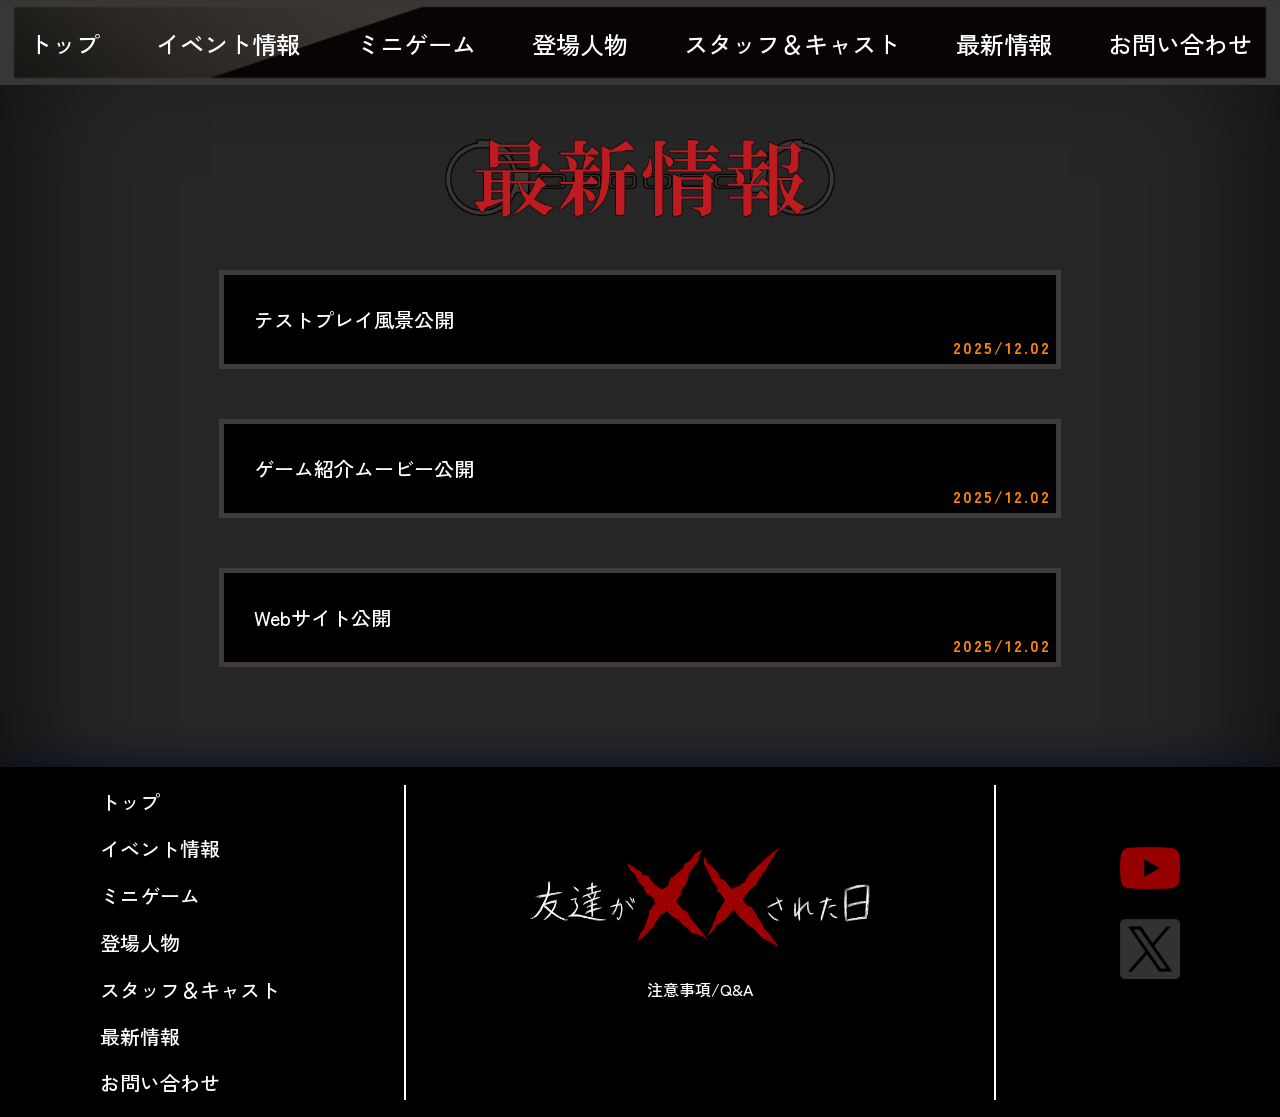
<file: news.html>
<!doctype html>
<html>
<head>
<!-- Google tag (gtag.js) -->
<script async src="https://www.googletagmanager.com/gtag/js?id=G-BQFY78MP7L"></script>
<script>
  window.dataLayer = window.dataLayer || [];
  function gtag(){dataLayer.push(arguments);}
  gtag('js', new Date());

  gtag('config', 'G-BQFY78MP7L');
</script>
<meta charset="utf-8">
<meta name="google" content="notranslate">

<meta name="description" content="2026年2月6日、7日「2026 we are JIKEI COM 若きクリエーター展」にて出展～ 誘拐させた友達を助けに行くリアル脱出ゲーム">
<meta name="keywords" content="友達がｘｘされた日,友ｘ,友ｘ日,友達,誘拐,リアル脱出,リアル脱出ゲーム,東京あにめ・声優＆eスポーツ専門学校,滋慶ゲームショウ">
<meta property="og:url" content="https://yukai.secret.jp/news/">
<meta property="og:type" content="website">
<title>友達がXXされた日｜最新情報</title>
<meta name="viewport" content="width=device-width, initial-scale=1.0">
<meta name="format-detection" content="telephone=no">

<link href="css/style.css" rel="stylesheet" type="text/css">
<link href="css/news.css" rel="stylesheet" type="text/css">

<link rel="preconnect" href="https://fonts.googleapis.com">
<link rel="preconnect" href="https://fonts.gstatic.com" crossorigin>
<link href="https://fonts.googleapis.com/css2?family=Noto+Sans+HK:wght@100..900&family=Zen+Kaku+Gothic+New&display=swap" rel="stylesheet">
</head>

<body>
<div class="nav">
  <div class="nav-background">
    <img src="img/nav.png" alt="ナビゲーション"/>
  </div>

  <button class="hamburger" id="hamburger">
    <img src="img/hamburger.png" alt="menu" id="hamburger-icon">
  </button>

  <ul class="nav-ul" id="navMenu">
    <li class="nav-li"><a href="index.html">トップ</a></li>
    <li class="nav-li"><a href="event.html">イベント情報</a></li>
    <li class="nav-li"><a href="minigame.html">ミニゲーム</a></li>
    <li class="nav-li"><a href="character.html">登場人物</a></li>
	<li class="nav-li"><a href="staff&cast.html">スタッフ＆キャスト</a></li>
    <li class="nav-li"><a href="news.html">最新情報</a></li>
    <li class="nav-li"><a href="community.html">お問い合わせ</a></li>
  </ul>
</div>
<div class="nav-bg"></div>		
<button id="pageTop" class="bom-btn">
  <img src="img/bom1.png" alt="to top" id="bomImg">
</button>

<div class="news">
  <div class="news-sec">
    <img src="img/sec-news.png" width="784" height="122" alt="NEWS"/> 
  </div>
 <div class="news-ul">
   <div class="news-li">
	 <p class="day">
	   2025/12.02 
	 </p>
	 <a href="https://x.com/xtomodathix/status/1995783652949864768?s=20">
     <p class="news-text">
	   テストプレイ風景公開
	 </p>
   </a>
   </div>
   <div class="news-li">
	 <p class="day">
	   2025/12.02
	 </p>
	 <a href="https://x.com/xtomodathix/status/1995783652949864768?s=20">
     <p class="news-text">
	   ゲーム紹介ムービー公開
	 </p>
	 </a>
   </div>
   <div class="news-li">
	 <p class="day">
	   2025/12.02
	 </p>
     <a href="index.html">
     <p class="news-text">
	   Webサイト公開
	 </p>
	 </a>
   </div>
 </div>
</div>
<div class="footer" id="footer">
	
  <ul class="footer-ul">
    <li class="footer-li">
	  <a href="index.html">
	  トップ
	  </a>
	</li>
	<li class="footer-li">
	  <a href="event.html">
	  イベント情報
	  </a>
	</li>
	<li class="footer-li">
	  <a href="minigame.html">
	  ミニゲーム
	  </a>
	</li>
	<li class="footer-li">
	  <a href="character.html">
	  登場人物
	  </a>
	</li>
	<li class="footer-li">
	  <a href="news.html">
	  スタッフ＆キャスト
	  </a>
	</li>
	<li class="footer-li">
	  <a href="news.html">
	  最新情報
	  </a>
	</li>
	<li class="footer-li">
	  <a href="community.html">
	  お問い合わせ
	  </a>
	</li>
  </ul>
  <span class="footer-span"></span>
  <div class="logo">
  <img src="img/logo.png" width="297" height="127" alt="友達がXXされた日_ロゴ"/>
  <p class="copyright">
    注意事項/Q&amp;A
  </p>
  </div>
  <span class="footer-span"></span>
  <div class="official">  
  <a href="https://youtube.com/channel/UCkZXpm3PHUBSMHyeAHRV0rg?si=hnemGxafxPZIgIZU"> 
  <img class="youtube" src="img/youtube.png" width="78" height="66" alt="youtube_リンク"/>
  </a>
  <a href="https://x.com/xtomodathix">
  <img class="x" src="img/x.png" width="78" height="66" alt="X_リンク"/>
  </a>
  </div>
</div>
<script>
const hamburger = document.getElementById('hamburger');
const navMenu = document.getElementById('navMenu');
const hamburgerIcon = document.getElementById('hamburger-icon');

hamburger.addEventListener('click', () => {
  if (navMenu.classList.contains('show')) {
    // 閉じる処理
    navMenu.classList.remove('visible');
    setTimeout(() => {
      navMenu.classList.remove('animate-bg');
      setTimeout(() => {
        navMenu.classList.remove('show');
      }, 1000);
    }, 300);
    hamburgerIcon.src = 'img/hamburger.png';
  } else {
    // 開く処理
    navMenu.classList.add('show');
    setTimeout(() => navMenu.classList.add('animate-bg'), 50);
    setTimeout(() => {
      navMenu.classList.add('visible');
      hamburgerIcon.src = 'img/close-hamburger.png';
    }, 1800);
  }
});
</script>

<script>
const pageTop = document.getElementById("pageTop");
const footer = document.getElementById("footer");
const nav = document.querySelector(".nav");

const gap = 45; // footer との余白

window.addEventListener("scroll", () => {
  const scrollY = window.scrollY;
  const windowH = window.innerHeight;
  const footerTop = footer.offsetTop;
  const navHeight = nav.offsetHeight;

  /* ===== nav が画面外に出たら表示 ===== */
  if (scrollY > navHeight) {
    pageTop.classList.add("is-visible");
  } else {
    pageTop.classList.remove("is-visible");
  }

  /* ===== footer 手前で止める ===== */
  if (scrollY + windowH >= footerTop) {
    pageTop.classList.add("is-stop");
    pageTop.style.top =
      footerTop - pageTop.offsetHeight - gap + "px";
  } else {
    pageTop.classList.remove("is-stop");
    pageTop.style.top = "auto";
  }
});
</script>

<script>
const pageTopBtn = document.getElementById("pageTop");
const bomImg = document.getElementById("bomImg");

let isClicked = false;

// hover → bom2
pageTopBtn.addEventListener("mouseenter", () => {
  if (!isClicked) bomImg.src = "img/bom2.png";
});

// leave → bom1
pageTopBtn.addEventListener("mouseleave", () => {
  if (!isClicked) bomImg.src = "img/bom1.png";
});

// click → bom3
pageTopBtn.addEventListener("click", () => {
  isClicked = true;
  bomImg.src = "img/bom3.png";

  window.scrollTo({
    top: 0,
    behavior: "smooth"
  });
});

// 上に戻ったら bom1 に戻す
window.addEventListener("scroll", () => {
  if (window.scrollY === 0) {
    isClicked = false;
    bomImg.src = "img/bom1.png";
  }
});
</script>
</body>
</html>
</file>
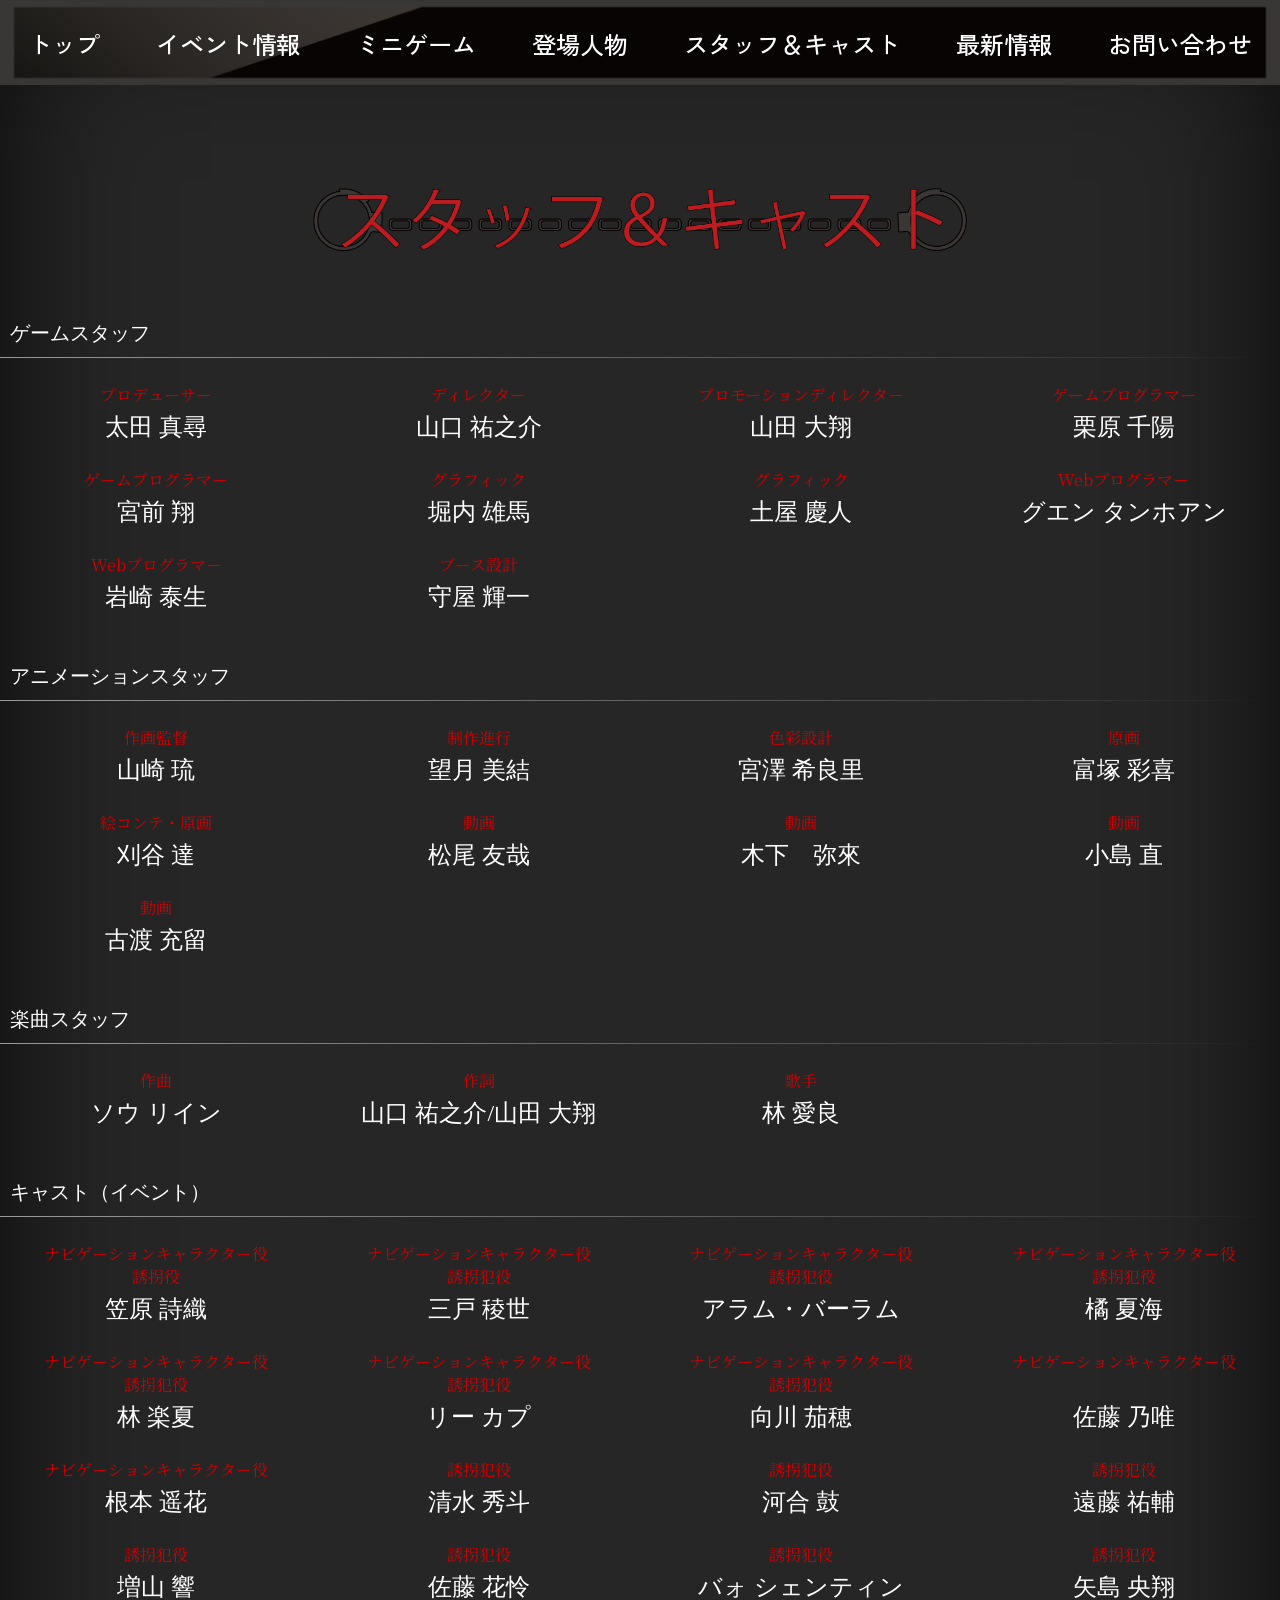
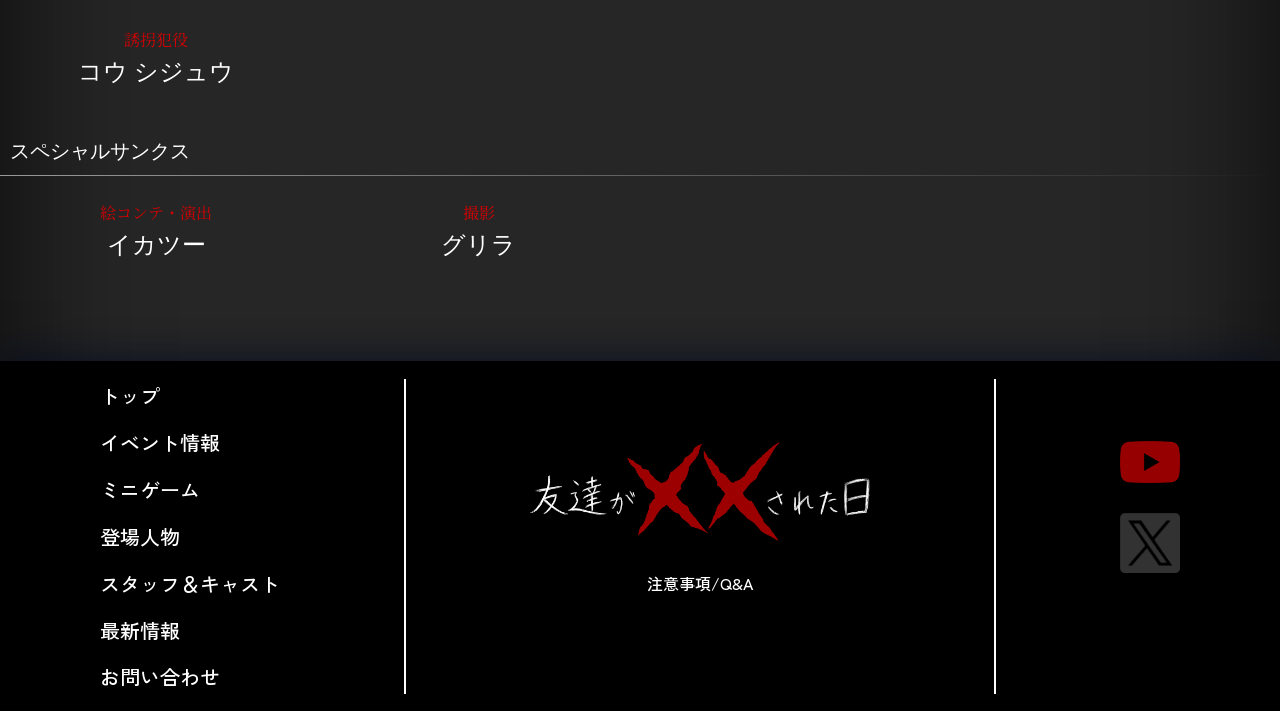
<file: staff&cast.html>
<!doctype html>
<html>
<head>
<!-- Google tag (gtag.js) -->
<script async src="https://www.googletagmanager.com/gtag/js?id=G-BQFY78MP7L"></script>
<script>
  window.dataLayer = window.dataLayer || [];
  function gtag(){dataLayer.push(arguments);}
  gtag('js', new Date());

  gtag('config', 'G-BQFY78MP7L');
</script>
<meta charset="utf-8">
<meta name="google" content="notranslate">

<meta name="description" content="2026年2月6日、7日「2026 we are JIKEI COM 若きクリエーター展」にて出展～ 誘拐させた友達を助けに行くリアル脱出ゲーム">
<meta name="keywords" content="友達が××された日,友×,×日,友達がｘｘされた日,友ｘ,友ｘ日,友達,誘拐,リアル脱出,リアル脱出ゲーム,東京アニメ・声優＆eスポーツ専門学校,滋慶ゲームショウ">
<meta property="og:url" content="https://yukai.secret.jp/index/">
<meta property="og:type" content="website">
<title>友達がXXされた日|スタッフ＆キャスト</title>
<meta name="viewport" content="width=device-width, initial-scale=1.0">
<meta name="format-detection" content="telephone=no">

<link href="css/style.css" rel="stylesheet" type="text/css">
<link href="css/index.css" rel="stylesheet" type="text/css">
<link href="css/staff.css" rel="stylesheet" type="text/css">
	
<link rel="preconnect" href="https://fonts.googleapis.com">
<link rel="preconnect" href="https://fonts.gstatic.com" crossorigin>
<link href="https://fonts.googleapis.com/css2?family=Noto+Sans+HK:wght@100..900&family=Zen+Kaku+Gothic+New&display=swap" rel="stylesheet">

<link rel="preconnect" href="https://fonts.googleapis.com">
<link rel="preconnect" href="https://fonts.gstatic.com" crossorigin>
<link href="https://fonts.googleapis.com/css2?family=Noto+Serif+JP:wght@200..900&display=swap" rel="stylesheet">

</head>
<body>

<div class="nav">
  <div class="nav-background">
    <img src="img/nav.png" alt="ナビゲーション"/>
  </div>

  <button class="hamburger" id="hamburger">
    <img src="img/hamburger.png" alt="menu" id="hamburger-icon">
  </button>

  <ul class="nav-ul" id="navMenu">
    <li class="nav-li"><a href="index.html">トップ</a></li>
    <li class="nav-li"><a href="event.html">イベント情報</a></li>
    <li class="nav-li"><a href="staff&cast.html">ミニゲーム</a></li>
    <li class="nav-li"><a href="character.html">登場人物</a></li>
	<li class="nav-li"><a href="staff&cast.html">スタッフ＆キャスト</a></li>
    <li class="nav-li"><a href="news.html">最新情報</a></li>
    <li class="nav-li"><a href="community.html">お問い合わせ</a></li>
  </ul>
</div>
<div class="nav-bg"></div>
<button id="pageTop" class="bom-btn">
  <img src="img/bom1.png" alt="to top" id="bomImg">
</button>
<div class="staff">
  <div class="sec">
    <img src="img/sec-staff.png" width="673" height="122" alt="紹介動画"/> 
  </div>
  <div class="staff-main">
    <div class="staff-tytle">
	  ゲームスタッフ
	</div>
  <hr class="staff-sn">
	<ul class="staff-ul">
	  <li class="staff-li">
	    <div class="staff-ps">
		  プロデューサー
		</div>
		<div class="staff-name">
		  太田 真尋
		</div>
	  </li>
	  <li class="staff-li">
	    <div class="staff-ps">
		  ディレクター
		</div>
		<div class="staff-name">
		  山口 祐之介
		</div>
	  </li>
	  <li class="staff-li">
	    <div class="staff-ps">
		 プロモーションディレクター
		</div>
		<div class="staff-name">
		  山田 大翔
		</div>
	  </li>
	  <li class="staff-li">
	    <div class="staff-ps">
		  ゲームプログラマー
		</div>
		<div class="staff-name">
		  栗原 千陽
		</div>
	  </li>
	  <li class="staff-li">
	    <div class="staff-ps">
		  ゲームプログラマー
		</div>
		<div class="staff-name">
		  宮前 翔
		</div>
	  </li>
	  <li class="staff-li">
	    <div class="staff-ps">
		  グラフィック
		</div>
		<div class="staff-name">
		  堀内 雄馬
		</div>
	  </li>
	  <li class="staff-li">
	    <div class="staff-ps">
		  グラフィック
		</div>
		<div class="staff-name">
		  土屋 慶人
		</div>
	  </li>
	  <li class="staff-li">
	    <div class="staff-ps">
		  Webプログラマー
		</div>
		<div class="staff-name">
		  グエン タンホアン
		</div>
	  </li>
	  <li class="staff-li">
	    <div class="staff-ps">
		  Webプログラマー
		</div>
		<div class="staff-name">
		  岩崎 泰生
		</div>
	  </li>
	  <li class="staff-li">
	    <div class="staff-ps">
		  ブース設計
		</div>
		<div class="staff-name">
		  守屋 輝一
		</div>
	  </li>
	</ul>
	<div class="staff-tytle">
	  アニメーションスタッフ
	</div>
  <hr class="staff-sn">
	
	<ul class="staff-ul">
	  <li class="staff-li">
	    <div class="staff-ps">
		  作画監督
		</div>
		<div class="staff-name">
		  山崎 琉
		</div>
	  </li>
	  <li class="staff-li">
	    <div class="staff-ps">
		  制作進行
		</div>
		<div class="staff-name">
		  望月 美結
		</div>
	  </li>
	  <li class="staff-li">
	    <div class="staff-ps">
		  色彩設計
		</div>
		<div class="staff-name">
		  宮澤 希良里
		</div>
	  </li>
	  <li class="staff-li">
	    <div class="staff-ps">
		  原画
		</div>
		<div class="staff-name">
		  富塚 彩喜
		</div>
	  </li>
	  <li class="staff-li">
	    <div class="staff-ps">
		  絵コンテ・原画
		</div>
		<div class="staff-name">
		  刈谷 達
		</div>
	  </li>
	  <li class="staff-li">
	    <div class="staff-ps">
		  動画
		</div>
		<div class="staff-name">
		  松尾 友哉
		</div>
	  </li>
	  <li class="staff-li">
	    <div class="staff-ps">
		  動画
		</div>
		<div class="staff-name">
		  木下　弥來
		</div>
	  </li>
	  <li class="staff-li">
	    <div class="staff-ps">
		  動画
		</div>
		<div class="staff-name">
		  小島 直
		</div>
	  </li>
	  <li class="staff-li">
	    <div class="staff-ps">
		  動画
		</div>
		<div class="staff-name">
		  古渡 充留
		</div>
	  </li>
	</ul>
	  
	<div class="staff-tytle">
	  楽曲スタッフ
	</div>
  <hr class="staff-sn">
	
	<ul class="staff-ul">
	  <li class="staff-li">
	    <div class="staff-ps">
		  作曲
		</div>
		<div class="staff-name">
		  ソウ リイン
		</div>
	  </li>
	  <li class="staff-li">
	    <div class="staff-ps">
		  作詞
		</div>
		<div class="staff-name">
		  山口 祐之介/山田 大翔
		</div>
	  </li>
	  <li class="staff-li">
	    <div class="staff-ps">
		  歌手
		</div>
		<div class="staff-name">
		  林 愛良
		</div>
	  </li>
	</ul>
	  
  <div class="staff-tytle">
	  キャスト（イベント）
  </div>
  <hr class="staff-sn">
	
	<ul class="staff-ul">
	  <li class="staff-li">
	    <div class="staff-ps">
		  ナビゲーションキャラクター役<br>
		  誘拐役
		</div>
		<div class="staff-name">
		  笠原 詩織
		</div>
	  </li>
	  <li class="staff-li">
	    <div class="staff-ps">
		  ナビゲーションキャラクター役<br>
		  誘拐犯役
		</div>
		<div class="staff-name">
		  三戸 稜世
		</div>
	  </li>
	  <li class="staff-li">
	    <div class="staff-ps">
		  ナビゲーションキャラクター役<br>
		  誘拐犯役
		</div>
		<div class="staff-name">
		  アラム・バーラム
		</div>
	  </li>
	  <li class="staff-li">
	    <div class="staff-ps">
		  ナビゲーションキャラクター役<br>
		  誘拐犯役
		</div>
		<div class="staff-name">
		  橘 夏海
		</div>
	  </li>
	  <li class="staff-li">
	    <div class="staff-ps">
		  ナビゲーションキャラクター役<br>
		  誘拐犯役
		</div>
		<div class="staff-name">
		  林 楽夏
		</div>
	  </li>
	  <li class="staff-li">
	    <div class="staff-ps">
		  ナビゲーションキャラクター役<br>
		  誘拐犯役
		</div>
		<div class="staff-name">
		  リー カプ
		</div>
	  </li>
	  <li class="staff-li">
	    <div class="staff-ps">
		  ナビゲーションキャラクター役<br>
		  誘拐犯役
		</div>
		<div class="staff-name">
		  向川 茄穂
		</div>
	  </li>
	  <li class="staff-li">
	    <div class="staff-ps">
		  ナビゲーションキャラクター役
		</div>
		<div class="staff-name">
		  佐藤 乃唯
		</div>
	  </li>
	  <li class="staff-li">
	    <div class="staff-ps">
		  ナビゲーションキャラクター役
		</div>
		<div class="staff-name">
		  根本 遥花
		</div>
	  </li>
	  <li class="staff-li">
	    <div class="staff-ps">
		  誘拐犯役
		</div>
		<div class="staff-name">
		  清水 秀斗
		</div>
	  </li>
		
	  <li class="staff-li">
	    <div class="staff-ps">
		  誘拐犯役
		</div>
		<div class="staff-name">
		  河合 鼓
		</div>
	  </li>
	  <li class="staff-li">
	    <div class="staff-ps">
		  誘拐犯役
		</div>
		<div class="staff-name">
		  遠藤 祐輔
		</div>
	  </li>
	  <li class="staff-li">
	    <div class="staff-ps">
		  誘拐犯役
		</div>
		<div class="staff-name">
		  増山 響
		</div>
	  </li>
	  <li class="staff-li">
	    <div class="staff-ps">
		  誘拐犯役
		</div>
		<div class="staff-name">
		  佐藤 花怜
		</div>
	  </li>
	  <li class="staff-li">
	    <div class="staff-ps">
		  誘拐犯役
		</div>
		<div class="staff-name">
		  バォ シェンティン
		</div>
	  </li>
	  <li class="staff-li">
	    <div class="staff-ps">
		  誘拐犯役
		</div>
		<div class="staff-name">
		  矢島 央翔
		</div>
	  </li>
	  <li class="staff-li">
	    <div class="staff-ps">
		  誘拐犯役
		</div>
		<div class="staff-name">
		  コウ シジュウ
		</div>
	  </li>
	</ul>
	<div class="staff-tytle">
	  スペシャルサンクス
	</div>
  <hr class="staff-sn">
	
	<ul class="staff-ul">
	  <li class="staff-li">
	    <div class="staff-ps">
		  絵コンテ・演出
		</div>
		<div class="staff-name">
		  イカツー
		</div>
	  </li>
	  <li class="staff-li">
	    <div class="staff-ps">
		  撮影
		</div>
		<div class="staff-name">
		  グリラ
		</div>
	  </li>
	 </ul>
  </div>
</div>
<div class="footer" id="footer">
	
  <ul class="footer-ul">
    <li class="footer-li">
	  <a href="index.html">
	  トップ
	  </a>
	</li>
	<li class="footer-li">
	  <a href="event.html">
	  イベント情報
	  </a>
	</li>
	<li class="footer-li">
	  <a href="minigame.html">
	  ミニゲーム
	  </a>
	</li>
	<li class="footer-li">
	  <a href="character.html">
	  登場人物
	  </a>
	</li>
	<li class="footer-li">
	  <a href="news.html">
	  スタッフ＆キャスト
	  </a>
	</li>
	<li class="footer-li">
	  <a href="news.html">
	  最新情報
	  </a>
	</li>
	<li class="footer-li">
	  <a href="community.html">
	  お問い合わせ
	  </a>
	</li>
  </ul>
  <span class="footer-span"></span>
  <div class="logo">
  <img src="img/logo.png" width="297" height="127" alt="友達がXXされた日_ロゴ"/>
  <p class="copyright">
    注意事項/Q&amp;A
  </p>
  </div>
  <span class="footer-span"></span>
  <div class="official">  
  <a href="https://youtube.com/channel/UCkZXpm3PHUBSMHyeAHRV0rg?si=hnemGxafxPZIgIZU"> 
  <img class="youtube" src="img/youtube.png" width="78" height="66" alt="youtube_リンク"/>
  </a>
  <a href="https://x.com/xtomodathix">
  <img class="x" src="img/x.png" width="78" height="66" alt="X_リンク"/>
  </a>
  </div>
</div>
<script>
const hamburger = document.getElementById('hamburger');
const navMenu = document.getElementById('navMenu');
const hamburgerIcon = document.getElementById('hamburger-icon');

hamburger.addEventListener('click', () => {
  if (navMenu.classList.contains('show')) {
    // 閉じる処理
    navMenu.classList.remove('visible');
    setTimeout(() => {
      navMenu.classList.remove('animate-bg');
      setTimeout(() => {
        navMenu.classList.remove('show');
      }, 1000);
    }, 300);
    hamburgerIcon.src = 'img/hamburger.png';
  } else {
    // 開く処理
    navMenu.classList.add('show');
    setTimeout(() => navMenu.classList.add('animate-bg'), 50);
    setTimeout(() => {
      navMenu.classList.add('visible');
      hamburgerIcon.src = 'img/close-hamburger.png';
    }, 1800);
  }
});
</script>
<script>
const pageTop = document.getElementById("pageTop");
const footer = document.getElementById("footer");
const nav = document.querySelector(".nav");

const gap = 120; // footer との余白

window.addEventListener("scroll", () => {
  const scrollY = window.scrollY;
  const windowH = window.innerHeight;
  const footerTop = footer.offsetTop;
  const navHeight = nav.offsetHeight;

  /* ===== nav が画面外に出たら表示 ===== */
  if (scrollY > navHeight) {
    pageTop.classList.add("is-visible");
  } else {
    pageTop.classList.remove("is-visible");
  }

  /* ===== footer 手前で止める ===== */
  if (scrollY + windowH >= footerTop) {
    pageTop.classList.add("is-stop");
    pageTop.style.top =
      footerTop - pageTop.offsetHeight - gap + "px";
  } else {
    pageTop.classList.remove("is-stop");
    pageTop.style.top = "auto";
  }
});
</script>

<script>
const pageTopBtn = document.getElementById("pageTop");
const bomImg = document.getElementById("bomImg");

let isClicked = false;

// hover → bom2
pageTopBtn.addEventListener("mouseenter", () => {
  if (!isClicked) bomImg.src = "img/bom2.png";
});

// leave → bom1
pageTopBtn.addEventListener("mouseleave", () => {
  if (!isClicked) bomImg.src = "img/bom1.png";
});

// click → bom3
pageTopBtn.addEventListener("click", () => {
  isClicked = true;
  bomImg.src = "img/bom3.png";

  window.scrollTo({
    top: 0,
    behavior: "smooth"
  });
});

// 上に戻ったら bom1 に戻す
window.addEventListener("scroll", () => {
  if (window.scrollY === 0) {
    isClicked = false;
    bomImg.src = "img/bom1.png";
  }
});
</script>
</body>
</html>
</file>
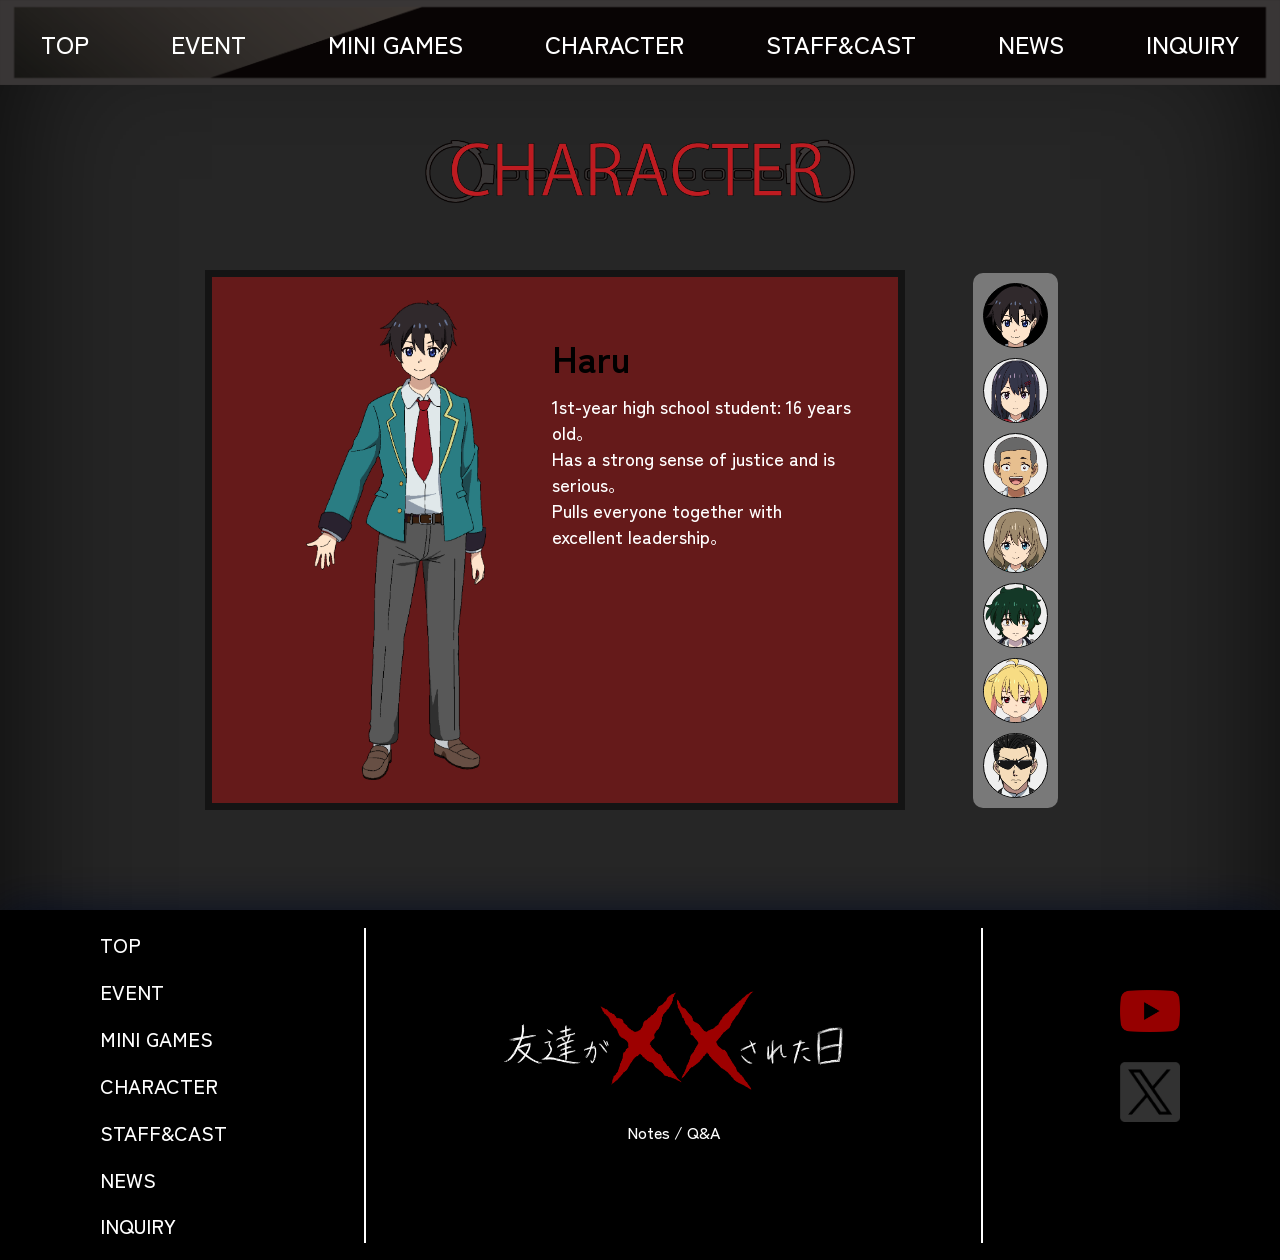
<file: en/character.html>
<!doctype html> 
<html lang="en">
<head>
<!-- Google tag (gtag.js) -->
<script async src="https://www.googletagmanager.com/gtag/js?id=G-BQFY78MP7L"></script>
<script>
  window.dataLayer = window.dataLayer || [];
  function gtag(){dataLayer.push(arguments);}
  gtag('js', new Date());

  gtag('config', 'G-BQFY78MP7L');
</script>
<meta charset="utf-8">
<meta name="google" content="notranslate">

<meta name="description" content="2026年2月6日、7日「2026 we are JIKEI COM 若きクリエーター展」にて出展～ 誘拐させた友達を助けに行くリアル脱出ゲーム">
<meta name="keywords" content="友達がｘｘされた日,友ｘ,友ｘ日,友達,誘拐,リアル脱出,リアル脱出ゲーム,東京アニメ・声優＆eスポーツ専門学校,滋慶ゲームショウ">
<meta property="og:url" content="https://yukai.secret.jp/index/">
<meta property="og:type" content="website">

<title>友達がXXされた日|登場人物</title>
<meta name="viewport" content="width=device-width, initial-scale=1.0">
<link href="../css/style.css" rel="stylesheet" type="text/css">
<link href="../css/character-en.css" rel="stylesheet" type="text/css">

<link rel="preconnect" href="https://fonts.googleapis.com">
<link rel="preconnect" href="https://fonts.gstatic.com" crossorigin>
<link href="https://fonts.googleapis.com/css2?family=Noto+Sans+HK:wght@100..900&family=Zen+Kaku+Gothic+New&display=swap" rel="stylesheet">
</head>
<body>
	
<div class="nav">
  <div class="nav-background">
    <img src="../img/nav.png" alt="navigation"/>
  </div>

  <button class="hamburger" id="hamburger">
    <img src="../img/hamburger.png" alt="menu" id="hamburger-icon">
  </button>

  <ul class="nav-ul" id="navMenu">
    <li class="nav-li"><a href="index.html">TOP</a></li>
    <li class="nav-li"><a href="event.html">EVENT</a></li>
    <li class="nav-li"><a href="minigame.html">MINI GAMES</a></li>
    <li class="nav-li"><a href="character.html">CHARACTER</a></li>
	<li class="nav-li"><a href="staff.html">STAFF&amp;CAST</a></li>
    <li class="nav-li"><a href="news.html">NEWS</a></li>
    <li class="nav-li"><a href="community.html">INQUIRY</a></li>
  </ul>
</div>
<div class="nav-bg"></div>	
<button id="pageTop" class="bom-btn">
  <img src="../img/bom1.png" alt="to top" id="bomImg">
</button>

<div class="character-sec">
  <img src="../img/sec-character-en.png" width="784" height="122" alt="CHARACTER"/> 
</div>
<div class="section-container">
  <div class="character-container">
    <div class="character-wrapper">
      <div class="character c1">
        <div class="character-main">
		  <img class="ch1" src="../img/haru.png" alt="HARU-image"/>
		</div>
        <div class="character-li">
          <p class="name">Haru</p>
          <p class="detail">1st-year high school student: 16 years old。<br>Has a strong sense of justice and is serious。<br>Pulls everyone together with excellent leadership。</p>
		  <div class="character-img">
		  </div>
        </div>
      </div>
      <div class="character c2">
        <div class="character-main"><img src="../img/rina.png" alt="RINA-image"/></div>
        <div class="character-li">
          <p class="name">Rina</p>
          <p class="detail">1st-year high school student: 16 years old。<br>Smart and responsible。<br>Often goes to the department store with Karen and Miyu。</p>
		  <div class="../character-img">
		    
		  </div>
        </div>
      </div>
      <div class="character c3">
        <div class="character-main"><img src="../img/takumi.png" alt="TAKUMI-image"/></div>
        <div class="character-li">
          <p class="name">Takumi</p>
          <p class="detail">1st-year high school student: 15 years old。<br>thletic and naturally airheaded。<br>Often plays games with Ryo。</p>
		  <div class="character-img">
		    
		  </div>
        </div>
      </div>
      <div class="character c4">
        <div class="character-main"><img src="../img/miyu.png" alt="MIYU-image"/></div>
        <div class="character-li">
          <p class="name">Miyu</p>
          <p class="detail">1st-year high school student: 16 years old。<br>Caring toward her friends but timid。<br>Often teaches Karen in her studies。</p>
		  <div class="character-img">
		    
		  </div>
        </div>
      </div>
      <div class="character c5">
        <div class="character-main"><img src="../img/ryo.png" alt="RYO-image"/></div>
        <div class="character-li">
          <p class="name">Ryo</p>
          <p class="detail">1st-year high school student: 16 years old。<br>Loves tinkering with machines。<br>Helps the group with his outstanding mechanical skills。</p>
		  <div class="character-img">
		    
		  </div>
        </div>
      </div>
      <div class="character c6">
        <div class="character-main"><img src="../img/karen.png" alt="KAREN-image"/></div>
        <div class="character-li">
          <p class="name">Karen</p>
          <p class="detail">1st-year high school student: 15 years old。<br>Has a strong attitude and tone, but is actually a worrier。<br>Likes shopping。</p>
		  <div class="character-img">
		    
		  </div>
        </div>
      </div>
      <div class="character c7">
        <div class="character-main"><img src="../img/koseiin.png" alt="Menber_A-image"/></div>
        <div class="character-li">
          <p class="name">Member A</p>
          <p class="detail">A grunt from the organization that kidnapped Miyu and the others。<br>Carries out tasks with a blank expression、<br>Fights Haru and the group inside the building。</p>
		  <div class="character-img">
		    
		  </div>
        </div>
      </div>
    </div>
  </div>

  <div class="character-bt">
    <div class="buttons">
      <button data-index="0" class="active bt1"><img src="../img/bt1.png" width="1005" height="1005" alt="HARU-Button"/></button>
      <button data-index="1" class="bt2"><img src="../img/bt2.png" width="1005" height="1005" alt="RINA-Button"/></button>
      <button data-index="2" class="bt3"><img src="../img/bt3.png" width="1005" height="1005" alt="TAKUMI-Button"/></button>
      <button data-index="3" class="bt4"><img src="../img/bt4.png" width="1005" height="1005" alt="MIYU=Button"/></button>
      <button data-index="4" class="bt5"><img src="../img/bt5.png" width="1005" height="1005" alt="RYO-Button"/></button>
      <button data-index="5" class="bt6"><img src="../img/bt6.png" width="1005" height="1005" alt="KAREN-Button"/></button>
      <button data-index="6" class="bt7"><img src="../img/bt7.png" width="1005" height="1005" alt="Menber_A-Button"/></button>
    </div>
  </div>
</div>

<div class="footer" id="footer">
  <ul class="footer-ul">
    <li class="footer-li">
	  <a href="index.html">
	    TOP
	  </a>
	</li>

	<li class="footer-li">
	  <a href="event.html">
	    EVENT
	  </a>
	</li>

	<li class="footer-li">
	  <a href="minigame.html">
	    MINI GAMES
	  </a>
	</li>

	<li class="footer-li">
	  <a href="character.html">
	    CHARACTER
	  </a>
	</li>
    <li class="footer-li">
      <a href="staff.html">
        STAFF&amp;CAST
      </a>
    </li>
	<li class="footer-li">
	  <a href="news.html">
	    NEWS
	  </a>
	</li>

	<li class="footer-li">
	  <a href="community.html">
	    INQUIRY
	  </a>
	</li>
  </ul>

  <span class="footer-span"></span>

  <div class="logo">
    <img src="../img/logo.png" width="297" height="127" alt="友達がXXされた日-logo"/>
    <p class="copyright">
      Notes / Q&A
    </p>
  </div>

  <span class="footer-span"></span>

  <div class="official">  
    <a href="https://youtube.com/channel/UCkZXpm3PHUBSMHyeAHRV0rg?si=hnemGxafxPZIgIZU"> 
      <img class="youtube" src="../img/youtube.png" width="78" height="66" alt="youtyube-rink"/>
    </a>

    <a href="https://x.com/xtomodathix">
      <img class="x" src="../img/x.png" width="78" height="66" alt="X-rink"/>
    </a>
  </div>
</div>
<script>
const hamburger = document.getElementById('hamburger');
const navMenu = document.getElementById('navMenu');
const hamburgerIcon = document.getElementById('hamburger-icon');

hamburger.addEventListener('click', () => {
  if (navMenu.classList.contains('show')) {
    // 閉じる処理
    navMenu.classList.remove('visible');
    setTimeout(() => {
      navMenu.classList.remove('animate-bg');
      setTimeout(() => {
        navMenu.classList.remove('show');
      }, 1000);
    }, 300);
    hamburgerIcon.src = '../img/hamburger.png';
  } else {
    // 開く処理
    navMenu.classList.add('show');
    setTimeout(() => navMenu.classList.add('animate-bg'), 50);
    setTimeout(() => {
      navMenu.classList.add('visible');
      hamburgerIcon.src = '../img/close-hamburger.png';
    }, 1800);
  }
});
</script>
<script>
const buttons = document.querySelectorAll('.buttons button');
const wrapper = document.querySelector('.character-wrapper');
const container = document.querySelector('.character-container');
let currentIndex = 0;

// スライド関数
function slideTo(index) {
  // containerの現在の高さを取得
  const containerHeight = container.clientHeight;

  // 高さ × index 分スライド（マイナス方向）
  const moveY = -containerHeight * index;
  wrapper.style.transform = `translateY(${moveY}px)`;

  // ボタンの見た目更新
  buttons.forEach(b => b.classList.remove('active'));
  buttons[index].classList.add('active');

  currentIndex = index;
}

// 各ボタンにクリックイベントを設定
buttons.forEach((btn, index) => {
  btn.addEventListener('click', () => {
    if (index === currentIndex) return;
    slideTo(index);
  });
});

// ウィンドウリサイズ時に再計算して位置を調整
window.addEventListener('resize', () => {
  slideTo(currentIndex);
});
</script>
<script>
const pageTop = document.getElementById("pageTop");
const footer = document.getElementById("footer");
const nav = document.querySelector(".nav");

const gap = 120; // footer との余白

window.addEventListener("scroll", () => {
  const scrollY = window.scrollY;
  const windowH = window.innerHeight;
  const footerTop = footer.offsetTop;
  const navHeight = nav.offsetHeight;

  /* ===== nav が画面外に出たら表示 ===== */
  if (scrollY > navHeight) {
    pageTop.classList.add("is-visible");
  } else {
    pageTop.classList.remove("is-visible");
  }

  /* ===== footer 手前で止める ===== */
  if (scrollY + windowH >= footerTop) {
    pageTop.classList.add("is-stop");
    pageTop.style.top =
      footerTop - pageTop.offsetHeight - gap + "px";
  } else {
    pageTop.classList.remove("is-stop");
    pageTop.style.top = "auto";
  }
});
</script>

<script>
const pageTopBtn = document.getElementById("pageTop");
const bomImg = document.getElementById("bomImg");

let isClicked = false;

// hover → bom2
pageTopBtn.addEventListener("mouseenter", () => {
  if (!isClicked) bomImg.src = "../img/bom2.png";
});

// leave → bom1
pageTopBtn.addEventListener("mouseleave", () => {
  if (!isClicked) bomImg.src = "../img/bom1.png";
});

// click → bom3
pageTopBtn.addEventListener("click", () => {
  isClicked = true;
  bomImg.src = "../img/bom3.png";

  window.scrollTo({
    top: 0,
    behavior: "smooth"
  });
});

// 上に戻ったら bom1 に戻す
window.addEventListener("scroll", () => {
  if (window.scrollY === 0) {
    isClicked = false;
    bomImg.src = "../img/bom1.png";
  }
});
</script>
</body>
</html>
</file>
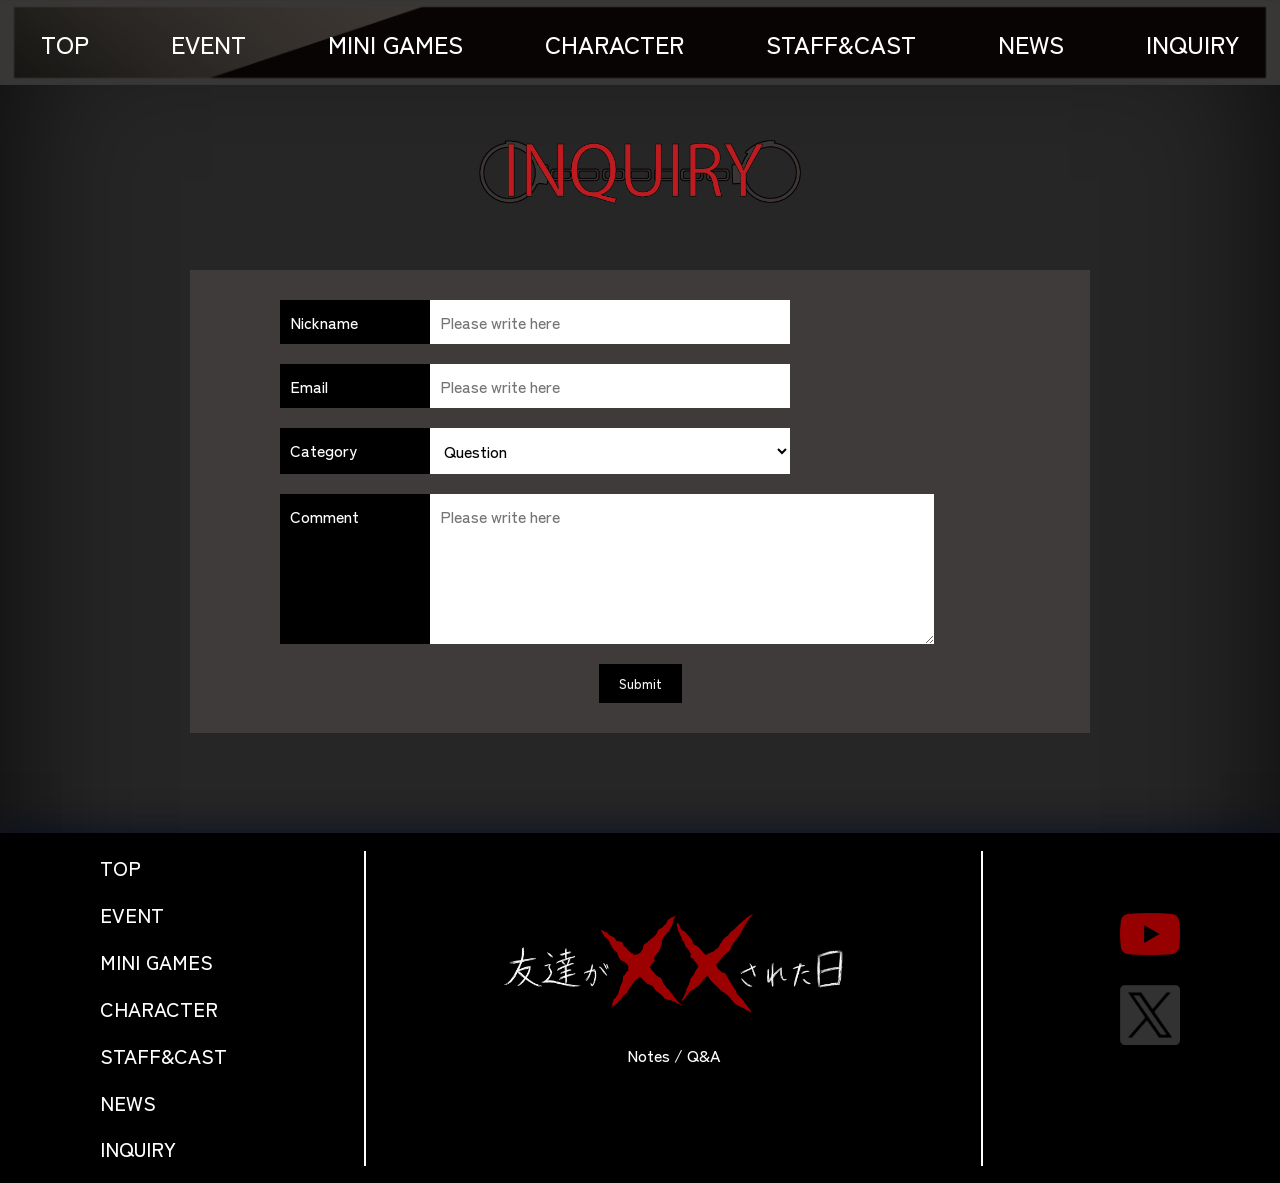
<file: en/community.html>
<!doctype html>
<html lang="en">
<head>
<!-- Google tag (gtag.js) -->
<script async src="https://www.googletagmanager.com/gtag/js?id=G-BQFY78MP7L"></script>
<script>
  window.dataLayer = window.dataLayer || [];
  function gtag(){dataLayer.push(arguments);}
  gtag('js', new Date());

  gtag('config', 'G-BQFY78MP7L');
</script>
<meta charset="utf-8">
<meta name="google" content="notranslate">

<meta name="description" content="2026年2月6日、7日「2026 we are JIKEI COM 若きクリエーター展」にて出展～ 誘拐させた友達を助けに行くリアル脱出ゲーム">
<meta name="keywords" content="友達がｘｘされた日,友ｘ,友ｘ日,友達,誘拐,リアル脱出,リアル脱出ゲーム,東京あにめ・声優＆eスポーツ専門学校,滋慶ゲームショウ">
<meta property="og:url" content="https://yukai.secret.jp/community/">
<meta property="og:type" content="website">
<title>友達がXXされた日｜お問い合わせ</title>
<meta name="viewport" content="width=device-width, initial-scale=1.0">
<link href="../css/style.css" rel="stylesheet" type="text/css">
<link href="../css/community.css" rel="stylesheet" type="text/css">

<link rel="preconnect" href="https://fonts.googleapis.com">
<link rel="preconnect" href="https://fonts.gstatic.com" crossorigin>
<link href="https://fonts.googleapis.com/css2?family=Noto+Sans+HK:wght@100..900&family=Zen+Kaku+Gothic+New&display=swap" rel="stylesheet">
</head>

<body>
	
<div class="nav">
  <div class="nav-background">
    <img src="../img/nav.png" alt="navigation"/>
  </div>

  <button class="hamburger" id="hamburger">
    <img src="../img/hamburger.png" alt="menu" id="hamburger-icon">
  </button>

  <ul class="nav-ul" id="navMenu">
    <li class="nav-li"><a href="index.html">TOP</a></li>
    <li class="nav-li"><a href="event.html">EVENT</a></li>
    <li class="nav-li"><a href="minigame.html">MINI GAMES</a></li>
    <li class="nav-li"><a href="character.html">CHARACTER</a></li>
	<li class="nav-li"><a href="staff.html">STAFF&amp;CAST</a></li>
    <li class="nav-li"><a href="news.html">NEWS</a></li>
    <li class="nav-li"><a href="community.html">INQUIRY</a></li>
  </ul>
</div>
<div class="nav-bg"></div>
<button id="pageTop" class="bom-btn">
  <img src="../img/bom1.png" alt="to top" id="bomImg">
</button>	

<div class="community">
  <div class="community-sec">
    <img src="../img/sec-community-en.png" width="784" height="122" alt="INQUIRY"/> 
  </div>
  <form class="community-ul" action="send.php" method="post">
	  
	  <!-- ニックネーム -->
  <div class="name">
    <label class="name-sc">Nickname</label>
	<div class="name-text">
	  <input type="text" name="name" placeholder="Please write here" autocomplete="off">
	</div>
  </div>
	  
	  <!-- メール -->
  <div class="mail">
    <div class="mail-sc">Email</div>
    <div class="mail-text">
	  <input type="email" name="email" placeholder="Please write here" autocomplete="off">
	</div>
  </div>
	  
	  <!-- 種類 -->
  <div class="subject">
    <div class="subject-sc">Category</div>
    <div class="subject-text">
	  <select name="subject">
	    <option value="質問">Question</option>
	    <option value="感想">Feedback/Impression</option>
	    <option value="要望">Request</option>
	  </select>
	</div>
  </div>
	  
	  <!-- コメント -->
  <div class="coment">
    <div class="coment-sc">Comment</div>
	<div class="coment-text">
	  <textarea name="comment" placeholder="Please write here" autocomplete="off"></textarea>
	</div>
  </div>
	  
	  <!-- 送信ボタン -->
  <div style="text-align:center; margin-top:20px;">
    <button class="button" type="submit">Submit</button>
  </div>
  </form>
</div>
<div class="footer" id="footer">
  <ul class="footer-ul">
    <li class="footer-li">
	  <a href="index.html">
	    TOP
	  </a>
	</li>

	<li class="footer-li">
	  <a href="event.html">
	    EVENT
	  </a>
	</li>

	<li class="footer-li">
	  <a href="minigame.html">
	    MINI GAMES
	  </a>
	</li>

	<li class="footer-li">
	  <a href="character.html">
	    CHARACTER
	  </a>
	</li>
	  
    <li class="footer-li">
      <a href="staff.html">
        STAFF&amp;CAST
      </a>
    </li>
	<li class="footer-li">
	  <a href="news.html">
	    NEWS
	  </a>
	</li>

	<li class="footer-li">
	  <a href="community.html">
	    INQUIRY
	  </a>
	</li>
  </ul>

  <span class="footer-span"></span>

  <div class="logo">
    <img src="../img/logo.png" width="297" height="127" alt="友達がXXされた日-logo"/>
    <p class="copyright">
      Notes / Q&A
    </p>
  </div>

  <span class="footer-span"></span>

  <div class="official">  
    <a href="https://youtube.com/channel/UCkZXpm3PHUBSMHyeAHRV0rg?si=hnemGxafxPZIgIZU"> 
      <img class="youtube" src="../img/youtube.png" width="78" height="66" alt="youtyube-rink"/>
    </a>

    <a href="https://x.com/xtomodathix">
      <img class="x" src="../img/x.png" width="78" height="66" alt="X-rink"/>
    </a>
  </div>
</div>
<script>
const hamburger = document.getElementById('hamburger');
const navMenu = document.getElementById('navMenu');
const hamburgerIcon = document.getElementById('hamburger-icon');

hamburger.addEventListener('click', () => {
  if (navMenu.classList.contains('show')) {
    // 閉じる処理
    navMenu.classList.remove('visible');
    setTimeout(() => {
      navMenu.classList.remove('animate-bg');
      setTimeout(() => {
        navMenu.classList.remove('show');
      }, 1000);
    }, 300);
    hamburgerIcon.src = '../img/hamburger.png';
  } else {
    // 開く処理
    navMenu.classList.add('show');
    setTimeout(() => navMenu.classList.add('animate-bg'), 50);
    setTimeout(() => {
      navMenu.classList.add('visible');
      hamburgerIcon.src = '../img/close-hamburger.png';
    }, 1800);
  }
});
</script>
<script>
const pageTop = document.getElementById("pageTop");
const footer = document.getElementById("footer");
const nav = document.querySelector(".nav");

const gap = 100; // footer との余白

window.addEventListener("scroll", () => {
  const scrollY = window.scrollY;
  const windowH = window.innerHeight;
  const footerTop = footer.offsetTop;
  const navHeight = nav.offsetHeight;

  /* ===== nav が画面外に出たら表示 ===== */
  if (scrollY > navHeight) {
    pageTop.classList.add("is-visible");
  } else {
    pageTop.classList.remove("is-visible");
  }

  /* ===== footer 手前で止める ===== */
  if (scrollY + windowH >= footerTop) {
    pageTop.classList.add("is-stop");
    pageTop.style.top =
      footerTop - pageTop.offsetHeight - gap + "px";
  } else {
    pageTop.classList.remove("is-stop");
    pageTop.style.top = "auto";
  }
});
</script>

<script>
const pageTopBtn = document.getElementById("pageTop");
const bomImg = document.getElementById("bomImg");

let isClicked = false;

// hover → bom2
pageTopBtn.addEventListener("mouseenter", () => {
  if (!isClicked) bomImg.src = "../img/bom2.png";
});

// leave → bom1
pageTopBtn.addEventListener("mouseleave", () => {
  if (!isClicked) bomImg.src = "../img/bom1.png";
});

// click → bom3
pageTopBtn.addEventListener("click", () => {
  isClicked = true;
  bomImg.src = "../img/bom3.png";

  window.scrollTo({
    top: 0,
    behavior: "smooth"
  });
});

// 上に戻ったら bom1 に戻す
window.addEventListener("scroll", () => {
  if (window.scrollY === 0) {
    isClicked = false;
    bomImg.src = "../img/bom1.png";
  }
});
</script>
</body>
</html>
</file>
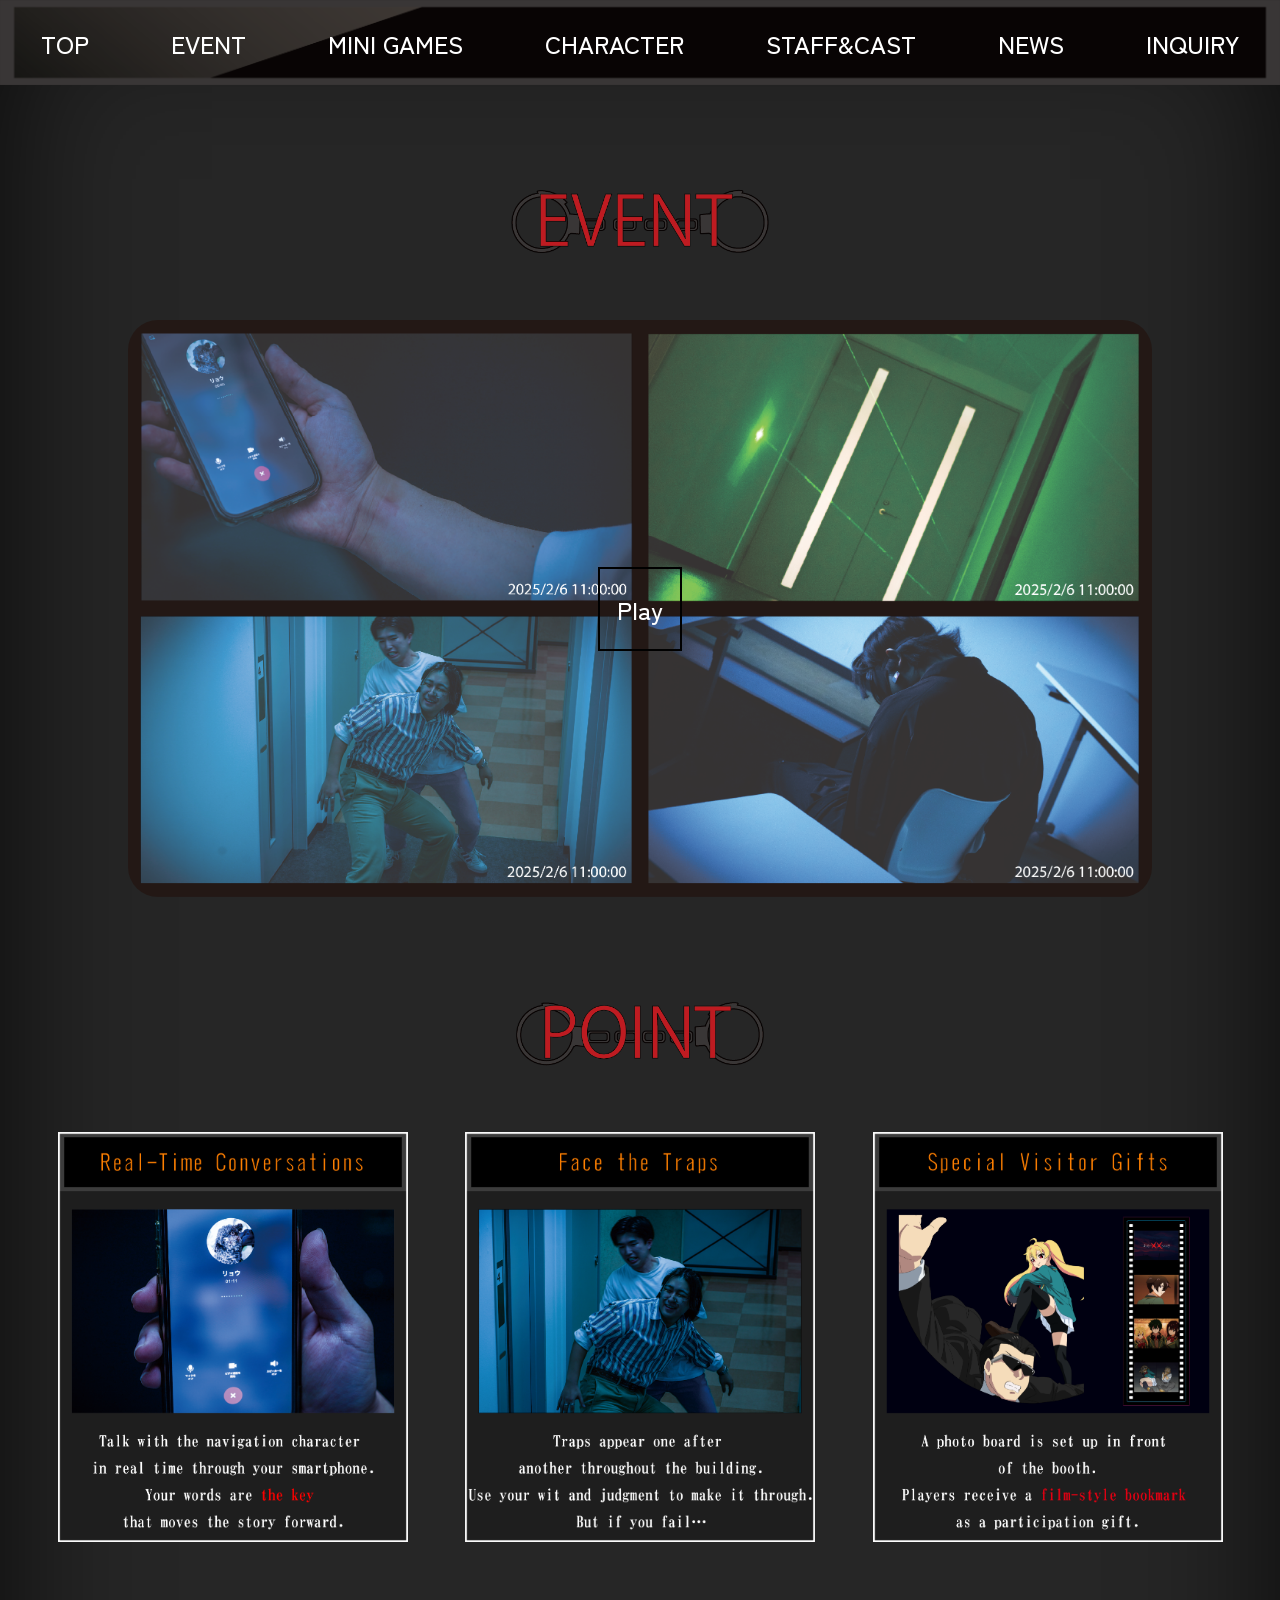
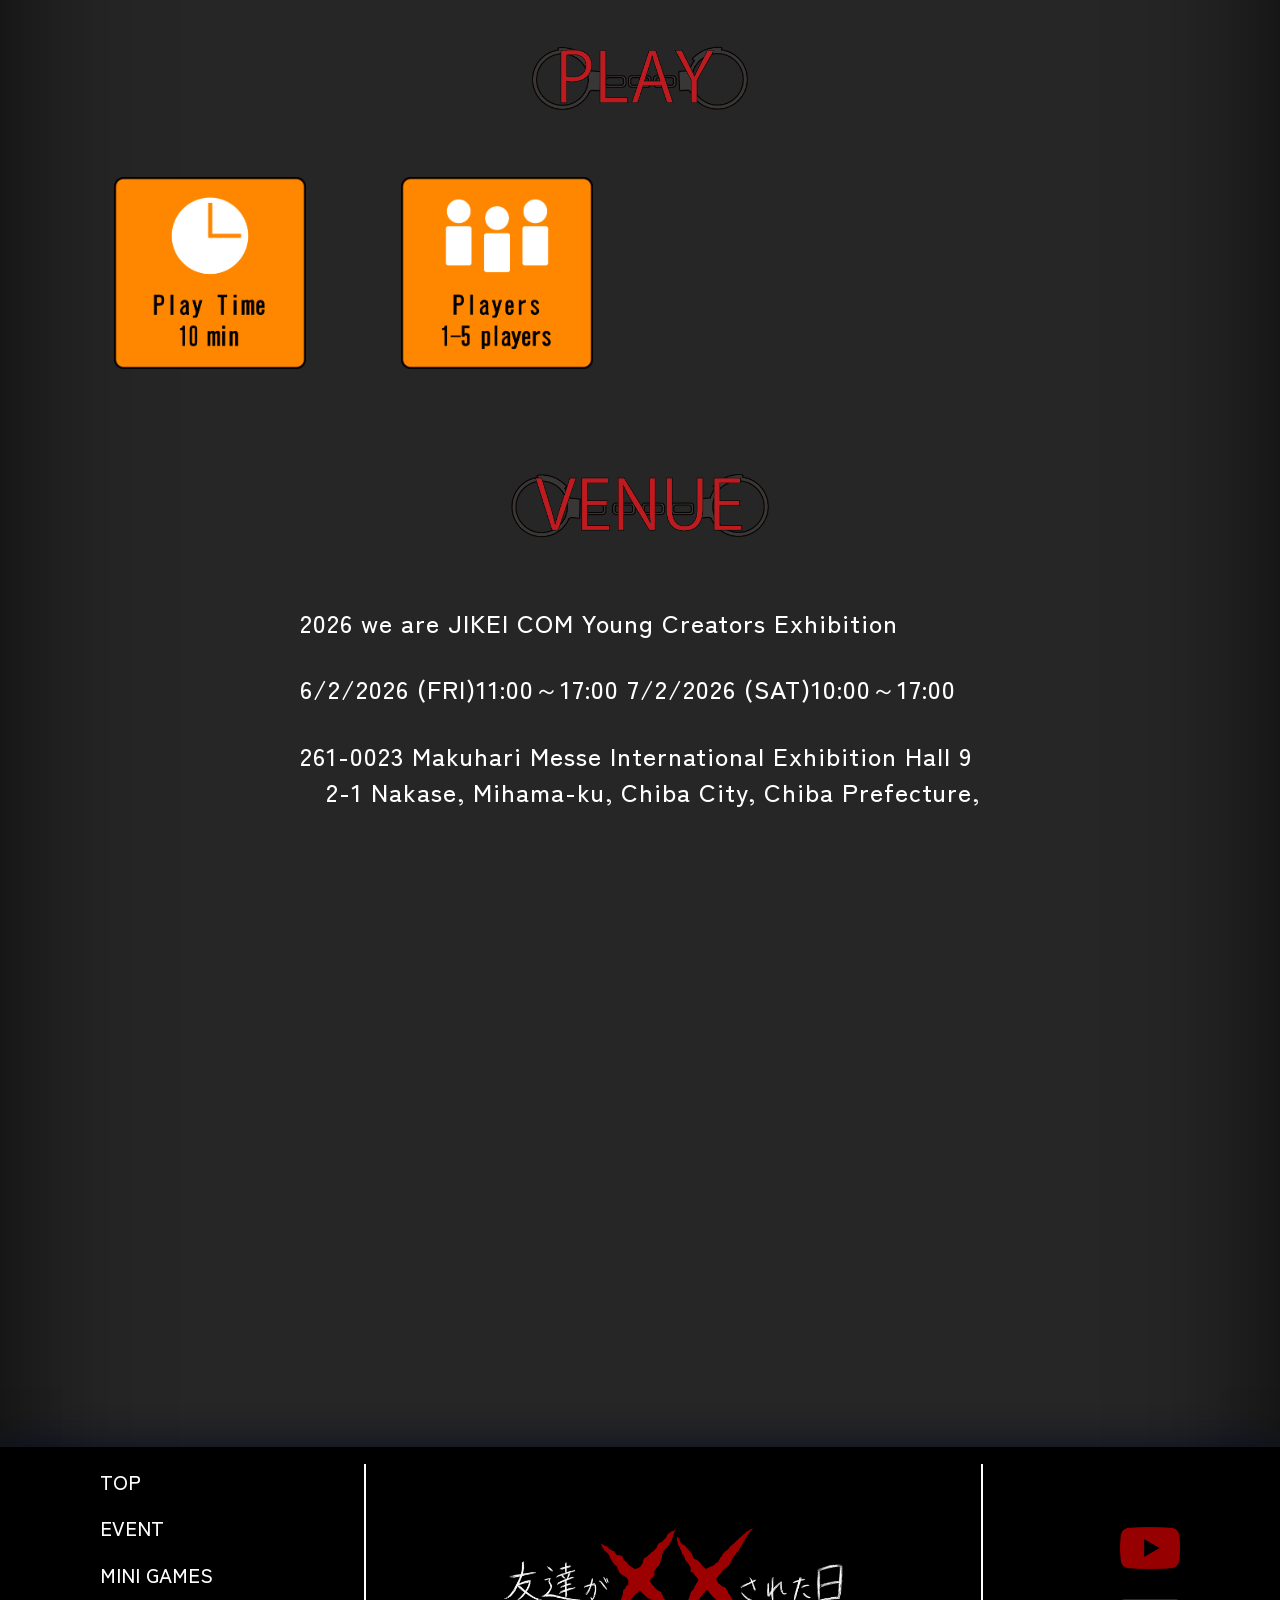
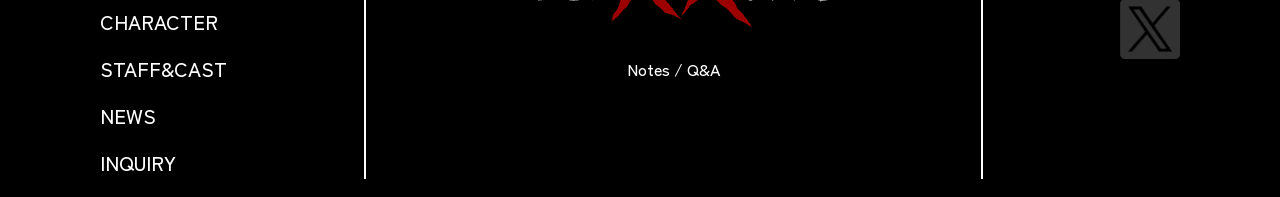
<file: en/event.html>
<!doctype html>
<html lang="en">
<head>
<!-- Google tag (gtag.js) -->
<script async src="https://www.googletagmanager.com/gtag/js?id=G-BQFY78MP7L"></script>
<script>
  window.dataLayer = window.dataLayer || [];
  function gtag(){dataLayer.push(arguments);}
  gtag('js', new Date());

  gtag('config', 'G-BQFY78MP7L');
</script>
<meta charset="utf-8">
<meta name="google" content="notranslate">

<meta name="description" content="2026年2月6日、7日「2026 we are JIKEI COM 若きクリエーター展」にて出展～ 誘拐させた友達を助けに行くリアル脱出ゲーム">
<meta name="keywords" content="友達がｘｘされた日,友ｘ,友ｘ日,友達,誘拐,リアル脱出,リアル脱出ゲーム,東京あにめ・声優＆eスポーツ専門学校,滋慶ゲームショウ">
<meta property="og:url" content="https://yukai.secret.jp/event/">
<meta property="og:type" content="website">
<title>友達がXXされた日｜イベント情報</title>
<meta name="viewport" content="width=device-width, initial-scale=1.0">
<link href="../css/style.css" rel="stylesheet" type="text/css">
<link href="../css/event.css" rel="stylesheet" type="text/css">

<link rel="preconnect" href="https://fonts.googleapis.com">
<link rel="preconnect" href="https://fonts.gstatic.com" crossorigin>
<link href="https://fonts.googleapis.com/css2?family=Noto+Sans+HK:wght@100..900&family=Zen+Kaku+Gothic+New&display=swap" rel="stylesheet">
</head>

<body>
	
<div class="nav">
  <div class="nav-background">
    <img src="../img/nav.png" alt="navigation"/>
  </div>

  <button class="hamburger" id="hamburger">
    <img src="../img/hamburger.png" alt="menu" id="hamburger-icon">
  </button>

  <ul class="nav-ul" id="navMenu">
    <li class="nav-li"><a href="index.html">TOP</a></li>
    <li class="nav-li"><a href="event.html">EVENT</a></li>
    <li class="nav-li"><a href="minigame.html">MINI GAMES</a></li>
    <li class="nav-li"><a href="character.html">CHARACTER</a></li>
	<li class="nav-li"><a href="staff.html">STAFF&amp;CAST</a></li>
    <li class="nav-li"><a href="news.html">NEWS</a></li>
    <li class="nav-li"><a href="community.html">INQUIRY</a></li>
  </ul>
</div>
<div class="nav-bg"></div>	
<button id="pageTop" class="bom-btn">
  <img src="../img/bom1.png" alt="to top" id="bomImg">
</button>
	
<div class="movie">
  <div class="sec">
    <img src="../img/sec-event-en.png" width="673" height="122" alt="EVENT"/> 
  </div>
  <a href="https://youtu.be/qt3vcAroB5A">
  <div class="movie-li">
    <span class="movie-bt">
    </span>
	<div class="movie-bt-img">Play</div>
    <img class="movie-img" src="../img/movie-sum.png" width="2667" height="1501" alt="MOVIE-
thumbnail"/> 
  </div>
  </a>
</div>
<div class="point">
  <div class="sec">
    <img src="../img/sec-point-en.png" width="562" height="122" alt="POINT"/> 
  </div>
  <div class="point-ul">
    <div class="point-li">
	  <img src="../img/point1-en.png" width="3801" height="5511" alt="Real-Time Conversations: Taik with the navigation character in real time through your smartphone.Your words are the key that moves tha story forward."/>
	</div>
	<div class="point-li">
      <img src="../img/point2-en.png" width="3801" height="5511" alt="Face the Traps: Traps appear one after another throughout the building.Use your wit and judgment to make it through.But if you fail..."/> 
	</div>
	<div class="point-li">
	  <img src="../img/point3-en.png" width="3801" height="5511" alt="Only 10Minutes Left: You can control the elevator for just 10minutes.When time runs out,the culprit makes their move."/>
	</div>
  </div>
</div>
<div class="play">
  <div class="sec">
    <img src="../img/sec-play-en.png" width="673" height="122" alt="PLAY"/> 
  </div>
  <div class="play-ul">
    <img src="../img/play-1-en.png" width="1894" height="1894" alt="PlayTime: 10min"/>
    <img src="../img/play-2-en.png" width="1894" height="1894" alt="Players: 1-5players"/>
	<img src="../img/play-3-en.png" width="1894" height="1894" alt="Location: MakuhariMesse"/>
	<img src="../img/play-4-en.png" width="1894" height="1894" alt="AdissionFee: Free"/></div>
</div>

<div class="novelty">
  <div class="sec">
    <img src="../img/sec-novelty-en.png" width="784" height="121" alt=""/> </div>
  <div class="novelty-ul">
    <div class="novelty-li">
      <img src="../img/novelty-1.png" width="8334" height="3918" alt=""/>  
    </div> 
    <div class="novelty-li">
      <img src="../img/novelty-2.png" width="8334" height="3918" alt=""/> 
    </div>
  </div>
</div>
<div class="venue">
  <div class="sec">
    <img src="../img/sec-venue-en.png" width="784" height="121" alt="VENUE"/> 
  </div>
  <div class="venue-item">
    <p class="p-event">
      2026 we are JIKEI COM Young Creators Exhibition
	</p>
	<p class="p-day">
      6/2/2026 (FRI)11:00～17:00  7/2/2026 (SAT)10:00～17:00
	</p>
	<p class="p-place">
      261-0023 Makuhari Messe International Exhibition Hall 9 <br>
    　2-1 Nakase, Mihama-ku, Chiba City, Chiba Prefecture,
	</p>
  </div>
  <div class="map">
    <iframe src="https://www.google.com/maps/embed?pb=!1m18!1m12!1m3!1d3242.190187716938!2d140.0329536758249!3d35.647685572598064!2m3!1f0!2f0!3f0!3m2!1i1024!2i768!4f13.1!3m3!1m2!1s0x6022821fd52ebfdf%3A0xcec0c09c4bed45e0!2sMakuhari%20Messe!5e0!3m2!1sen!2sjp!4v1760183447156!5m2!1sen!2sjp" width="600" height="450" style="border:0;" allowfullscreen="" loading="lazy" referrerpolicy="no-referrer-when-downgrade"></iframe>
  </div>
</div>
	
<div class="footer" id="footer">
  <ul class="footer-ul">
    <li class="footer-li">
	  <a href="index.html">
	    TOP
	  </a>
	</li>

	<li class="footer-li">
	  <a href="event.html">
	    EVENT
	  </a>
	</li>

	<li class="footer-li">
	  <a href="minigame.html">
	    MINI GAMES
	  </a>
	</li>

	<li class="footer-li">
	  <a href="character.html">
	    CHARACTER
	  </a>
	</li>
    
	<li class="footer-li">
      <a href="staff.html">
        STAFF&amp;CAST
      </a>
    </li>
	  
	<li class="footer-li">
	  <a href="news.html">
	    NEWS
	  </a>
	</li>

	<li class="footer-li">
	  <a href="community.html">
	    INQUIRY
	  </a>
	</li>
  </ul>

  <span class="footer-span"></span>

  <div class="logo">
    <img src="../img/logo.png" width="297" height="127" alt="友達がXXされた日-logo"/>
    <p class="copyright">
      Notes / Q&A
    </p>
  </div>

  <span class="footer-span"></span>

  <div class="official">  
    <a href="https://youtube.com/channel/UCkZXpm3PHUBSMHyeAHRV0rg?si=hnemGxafxPZIgIZU"> 
      <img class="youtube" src="../img/youtube.png" width="78" height="66" alt="youtyube-rink"/>
    </a>

    <a href="https://x.com/xtomodathix">
      <img class="x" src="../img/x.png" width="78" height="66" alt="X-rink"/>
    </a>
  </div>
</div>
<script>
const hamburger = document.getElementById('hamburger');
const navMenu = document.getElementById('navMenu');
const hamburgerIcon = document.getElementById('hamburger-icon');

hamburger.addEventListener('click', () => {
  if (navMenu.classList.contains('show')) {
    // 閉じる処理
    navMenu.classList.remove('visible');
    setTimeout(() => {
      navMenu.classList.remove('animate-bg');
      setTimeout(() => {
        navMenu.classList.remove('show');
      }, 1000);
    }, 300);
    hamburgerIcon.src = '../img/hamburger.png';
  } else {
    // 開く処理
    navMenu.classList.add('show');
    setTimeout(() => navMenu.classList.add('animate-bg'), 50);
    setTimeout(() => {
      navMenu.classList.add('visible');
      hamburgerIcon.src = '../img/close-hamburger.png';
    }, 1800);
  }
});
</script>
<script>
  const playImages = document.querySelectorAll('.play-ul img');

const playObserver = new IntersectionObserver((entries) => {
  entries.forEach((entry, index) => {
    if (entry.isIntersecting) {
      setTimeout(() => {
        entry.target.classList.add('show');
      }, index * 200);
      playObserver.unobserve(entry.target);
    }
  });
}, {
  threshold: 0.2
});

playImages.forEach(img => playObserver.observe(img));
</script>

<script>
  const pointImages = document.querySelectorAll('.point-ul  img');

const pointObserver = new IntersectionObserver((entries) => {
  entries.forEach((entry, index) => {
    if (entry.isIntersecting) {
      setTimeout(() => {
        entry.target.classList.add('show');
      }, index * 200);
      pointObserver.unobserve(entry.target);
    }
  });
}, {
  threshold: 0.2
});

pointImages.forEach(img => pointObserver.observe(img));
</script>
<script>
const pageTop = document.getElementById("pageTop");
const footer = document.getElementById("footer");
const nav = document.querySelector(".nav");

const gap = 120; // footer との余白

window.addEventListener("scroll", () => {
  const scrollY = window.scrollY;
  const windowH = window.innerHeight;
  const footerTop = footer.offsetTop;
  const navHeight = nav.offsetHeight;

  /* ===== nav が画面外に出たら表示 ===== */
  if (scrollY > navHeight) {
    pageTop.classList.add("is-visible");
  } else {
    pageTop.classList.remove("is-visible");
  }

  /* ===== footer 手前で止める ===== */
  if (scrollY + windowH >= footerTop) {
    pageTop.classList.add("is-stop");
    pageTop.style.top =
      footerTop - pageTop.offsetHeight - gap + "px";
  } else {
    pageTop.classList.remove("is-stop");
    pageTop.style.top = "auto";
  }
});
</script>

<script>
const pageTopBtn = document.getElementById("pageTop");
const bomImg = document.getElementById("bomImg");

let isClicked = false;

// hover → bom2
pageTopBtn.addEventListener("mouseenter", () => {
  if (!isClicked) bomImg.src = "../img/bom2.png";
});

// leave → bom1
pageTopBtn.addEventListener("mouseleave", () => {
  if (!isClicked) bomImg.src = "../img/bom1.png";
});

// click → bom3
pageTopBtn.addEventListener("click", () => {
  isClicked = true;
  bomImg.src = "../img/bom3.png";

  window.scrollTo({
    top: 0,
    behavior: "smooth"
  });
});

// 上に戻ったら bom1 に戻す
window.addEventListener("scroll", () => {
  if (window.scrollY === 0) {
    isClicked = false;
    bomImg.src = "../img/bom1.png";
  }
});
</script>
</body>
</html>
</file>
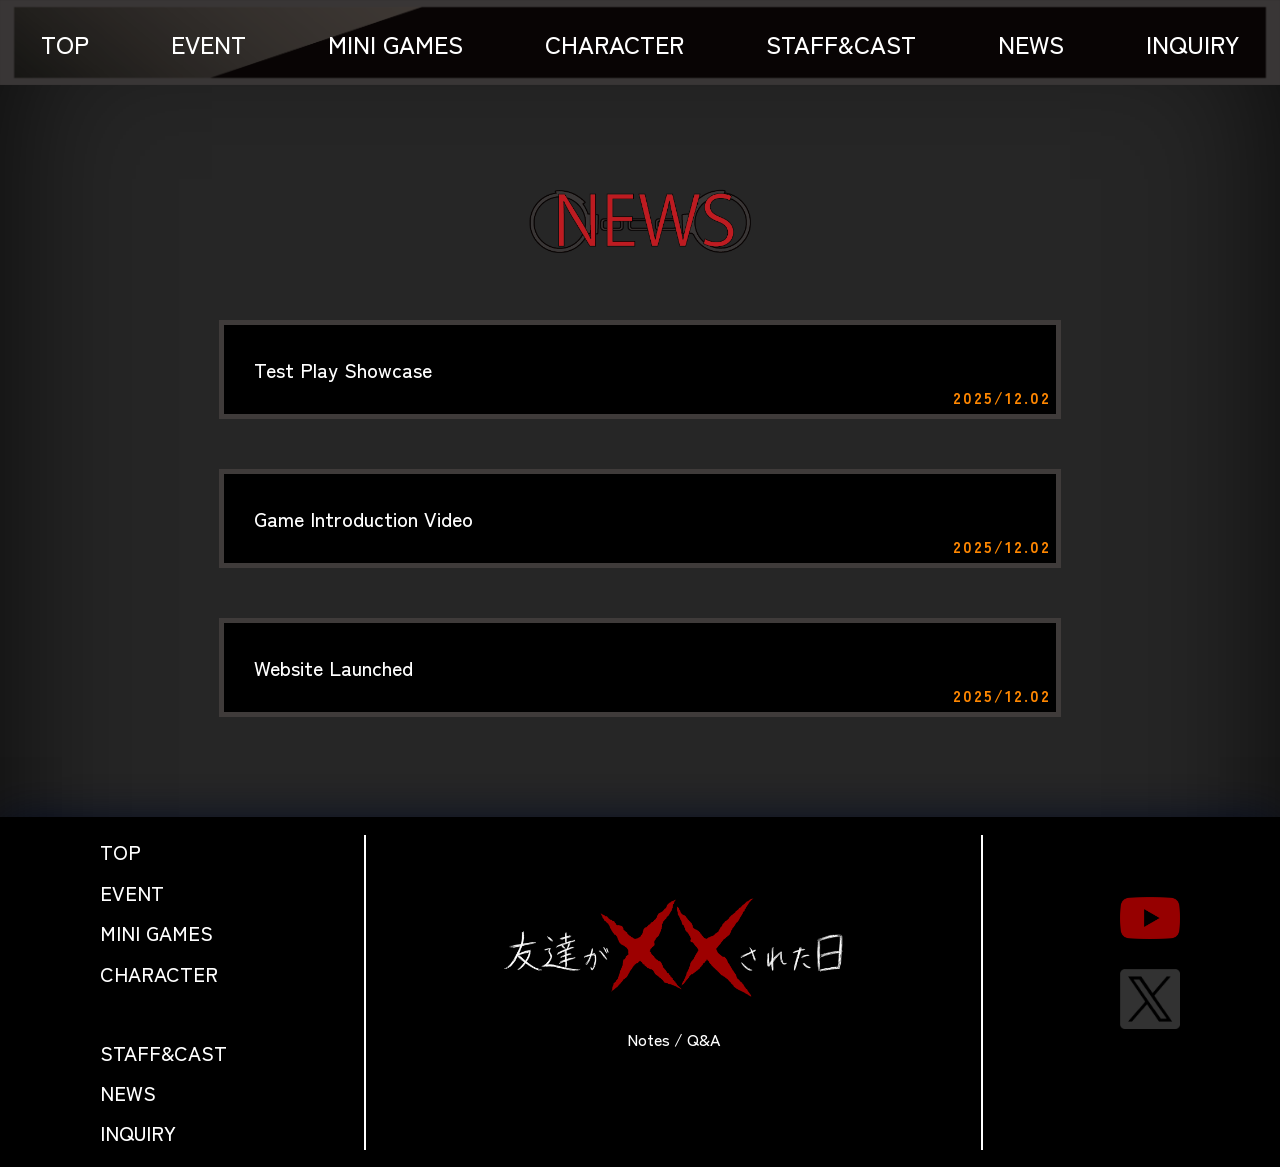
<file: en/news.html>
<!doctype html>
<html lang="en">
<head>
<!-- Google tag (gtag.js) -->
<script async src="https://www.googletagmanager.com/gtag/js?id=G-BQFY78MP7L"></script>
<script>
  window.dataLayer = window.dataLayer || [];
  function gtag(){dataLayer.push(arguments);}
  gtag('js', new Date());

  gtag('config', 'G-BQFY78MP7L');
</script>
<meta charset="utf-8">
<meta name="google" content="notranslate">

<meta name="description" content="2026年2月6日、7日「2026 we are JIKEI COM 若きクリエーター展」にて出展～ 誘拐させた友達を助けに行くリアル脱出ゲーム">
<meta name="keywords" content="友達がｘｘされた日,友ｘ,友ｘ日,友達,誘拐,リアル脱出,リアル脱出ゲーム,東京あにめ・声優＆eスポーツ専門学校,滋慶ゲームショウ">
<meta property="og:url" content="https://yukai.secret.jp/news/">
<meta property="og:type" content="website">
<title>友達がXXされた日｜最新情報</title>
<meta name="viewport" content="width=device-width, initial-scale=1.0">
<meta name="format-detection" content="telephone=no">

<link href="../css/style.css" rel="stylesheet" type="text/css">
<link href="../css/news.css" rel="stylesheet" type="text/css">

<link rel="preconnect" href="https://fonts.googleapis.com">
<link rel="preconnect" href="https://fonts.gstatic.com" crossorigin>
<link href="https://fonts.googleapis.com/css2?family=Noto+Sans+HK:wght@100..900&family=Zen+Kaku+Gothic+New&display=swap" rel="stylesheet">
</head>

<body>
<div class="nav">
  <div class="nav-background">
    <img src="../img/nav.png" alt="navigation"/>
  </div>

  <button class="hamburger" id="hamburger">
    <img src="../img/hamburger.png" alt="menu" id="hamburger-icon">
  </button>

  <ul class="nav-ul" id="navMenu">
    <li class="nav-li"><a href="index.html">TOP</a></li>
    <li class="nav-li"><a href="event.html">EVENT</a></li>
    <li class="nav-li"><a href="minigame.html">MINI GAMES</a></li>
    <li class="nav-li"><a href="character.html">CHARACTER</a></li>
	<li class="nav-li"><a href="staff.html">STAFF&amp;CAST</a></li>
    <li class="nav-li"><a href="news.html">NEWS</a></li>
    <li class="nav-li"><a href="community.html">INQUIRY</a></li>
  </ul>
</div>
<button id="pageTop" class="bom-btn">
  <img src="../img/bom1.png" alt="to top" id="bomImg">
</button>

<div class="news">
  <div class="sec">
    <img src="../img/sec-news-en.png" width="784" height="122" alt="NEWS"/> 
  </div>
 <div class="news-ul">
   <div class="news-li">
	 <p class="day">
	   2025/12.02 
	 </p>
	 <a href="https://x.com/xtomodathix/status/1995783652949864768?s=20">
       <p class="news-text">
	     Test Play Showcase
	   </p>
     </a>
   </div>

   <div class="news-li">
	 <p class="day">
	   2025/12.02
	 </p>
	 <a href="https://x.com/xtomodathix/status/1995783652949864768?s=20">
       <p class="news-text">
	     Game Introduction Video
	   </p>
     </a>
   </div>

   <div class="news-li">
	 <p class="day">
	   2025/12.02
	 </p>
     <a href="index.html">
       <p class="news-text">
	     Website Launched
	   </p>
     </a>
   </div>
 </div>
</div>
<div class="footer" id="footer">
	
  <ul class="footer-ul">
    <li class="footer-li">
    <a href="index.html">
      TOP
    </a>
  </li>

  <li class="footer-li">
    <a href="event.html">
      EVENT
    </a>
  </li>
  <li class="footer-li">
    <a href="minigame.html">
      MINI GAMES
    </a>
  </li>
  <li class="footer-li">
    <a href="character.html">
      CHARACTER
    </a>
  </li>
　<li class="footer-li">
    <a href="staff.html">
      STAFF&amp;CAST
    </a>
  </li>
  <li class="footer-li">
    <a href="news.html">
      NEWS
    </a>
  </li>
  <li class="footer-li">
    <a href="community.html">
      INQUIRY
    </a>
  </li>
  </ul>
  <span class="footer-span"></span>
  <div class="logo">
    <img src="../img/logo.png" width="297" height="127" alt="友達がXXされた日-logo"/>
    <p class="copyright">
      Notes / Q&A
    </p>
  </div>
  <span class="footer-span"></span>
  <div class="official">  
    <a href="https://youtube.com/channel/UCkZXpm3PHUBSMHyeAHRV0rg?si=hnemGxafxPZIgIZU"> 
      <img class="youtube" src="../img/youtube.png" width="78" height="66" alt="youtyube-rink"/>
    </a>

    <a href="https://x.com/xtomodathix">
      <img class="x" src="../img/x.png" width="78" height="66" alt="X-rink"/>
    </a>
  </div>
</div>
<script>
const hamburger = document.getElementById('hamburger');
const navMenu = document.getElementById('navMenu');
const hamburgerIcon = document.getElementById('hamburger-icon');

hamburger.addEventListener('click', () => {
  if (navMenu.classList.contains('show')) {
    // 閉じる処理
    navMenu.classList.remove('visible');
    setTimeout(() => {
      navMenu.classList.remove('animate-bg');
      setTimeout(() => {
        navMenu.classList.remove('show');
      }, 1000);
    }, 300);
    hamburgerIcon.src = '../img/hamburger.png';
  } else {
    // 開く処理
    navMenu.classList.add('show');
    setTimeout(() => navMenu.classList.add('animate-bg'), 50);
    setTimeout(() => {
      navMenu.classList.add('visible');
      hamburgerIcon.src = '../img/close-hamburger.png';
    }, 1800);
  }
});
</script>
<script>
const pageTop = document.getElementById("pageTop");
const footer = document.getElementById("footer");
const nav = document.querySelector(".nav");

const gap = 90; // footer との余白

window.addEventListener("scroll", () => {
  const scrollY = window.scrollY;
  const windowH = window.innerHeight;
  const footerTop = footer.offsetTop;
  const navHeight = nav.offsetHeight;

  /* ===== nav が画面外に出たら表示 ===== */
  if (scrollY > navHeight) {
    pageTop.classList.add("is-visible");
  } else {
    pageTop.classList.remove("is-visible");
  }

  /* ===== footer 手前で止める ===== */
  if (scrollY + windowH >= footerTop) {
    pageTop.classList.add("is-stop");
    pageTop.style.top =
      footerTop - pageTop.offsetHeight - gap + "px";
  } else {
    pageTop.classList.remove("is-stop");
    pageTop.style.top = "auto";
  }
});
</script>

<script>
const pageTopBtn = document.getElementById("pageTop");
const bomImg = document.getElementById("bomImg");

let isClicked = false;

// hover → bom2
pageTopBtn.addEventListener("mouseenter", () => {
  if (!isClicked) bomImg.src = "../img/bom2.png";
});

// leave → bom1
pageTopBtn.addEventListener("mouseleave", () => {
  if (!isClicked) bomImg.src = "../img/bom1.png";
});

// click → bom3
pageTopBtn.addEventListener("click", () => {
  isClicked = true;
  bomImg.src = "../img/bom3.png";

  window.scrollTo({
    top: 0,
    behavior: "smooth"
  });
});

// 上に戻ったら bom1 に戻す
window.addEventListener("scroll", () => {
  if (window.scrollY === 0) {
    isClicked = false;
    bomImg.src = "../img/bom1.png";
  }
});
</script>
</body>
</html>
</file>
<file: css/style.css>
@charset "utf-8";
/* CSS Document */
.bom-btn {
  position: fixed;
  right: 40px;
  bottom: 40px;
  z-index: 1000;
  background: none;
  border: none;
  cursor: pointer;
  opacity: 0;
  pointer-events: none;
  transition: opacity 0.4s ease;
}

.bom-btn.is-stop {
  position: absolute;
}
.bom-btn img {
  display: block;
	width: 80px;
}

.bom-btn.is-visible {
  opacity: 1;
  pointer-events: auto;
}
button{
  border: none;
}

* {
    margin: 0;
    padding: 0;
}
a{
	text-decoration: none;
	color: #FFFFFF;
}
a:hover{
	color: #FF8E47;
}
body{
    background: rgb(38 38 38);
    background-size: cover;
    background-position: center;
    background-repeat: no-repeat;
    box-shadow: inset 0 0 150px 0 rgb(0 0 0 / 80%);
}
img {
    width: 100%;
    height: auto;
    display: block;
}
.nav {
    position: relative;
    width: 100%;
    display: flex;
    justify-content: center;
    align-items: center;
    overflow: hidden;
}
.nav-background {
    position: relative;
    z-index: 0;
    width: 100%;
}
.nav-background img {
    width: 100%;
    height: auto; /* ← ここが大事！ */
    display: block;
}
.hamburger {
    display: none;
}
.hamburger img {
    width: 40px;
    height: 40px;
}
.nav-ul {
    width: 100%;
    position: absolute;
    top: 50%;
    left: 50%;
    justify-content: space-around;
    transform: translate(-50%, -50%);
    z-index: 1;
    display: flex;
    list-style: none;
    padding: 0;
    margin: 0;
}
.nav-li {
    font-size: clamp(1.25rem, 0.8766rem + 0.7987vw, 1.875rem);
    color: #e7e7e7;
    font-family: "Zen Kaku Gothic New", sans-serif;
    font-weight: 500;
    font-style: normal;
}
.header-logo{
	width: 110px;
	height: auto;
}
#nav{
    color: #EA9121;
}
.sec{
	margin-top: 100px;
	display: flex;
	justify-content: center;
}
.sec img{
	width: auto;
	height: 85px;
}
.footer-span{
	height: 90%;
    background: #fff;
    width: 2px;
    margin: auto 0;
}
.footer{
	display: flex;
	background: #000000;
	height: 350px;
	margin-top: 100px;
    padding: 0 100px;
    justify-content: space-between;
	box-shadow: 0 0 40px 0 rgb(0 10 34 / 81%);
}
.footer-ul{
	font-size: 20px;
	margin: 20px 0;
    display: flex;
    flex-direction: column;
    justify-content: space-between;
}
.footer-li{
	font-family: "Zen Kaku Gothic New", sans-serif;
    font-weight: 500;
    font-style: normal;
	row-gap: 25px;
    justify-content: center;
}
.logo{
	margin: 80px 0px 0px;
}
.logo img{
	width: auto;
	margin: 0 auto;
	height: 100px;
}
.copyright{
	margin: 30px auto 0px;
    color: #fff;
    text-align: center;
	font-family: "Zen Kaku Gothic New", sans-serif;
    font-weight: 500;
    font-style: normal;
}
.official{
	row-gap: 30px;
    display: flex;
    flex-direction: column;
    margin: 80px 0px 0px;
}
.official img{
	width: 60px;
}
@media (max-width:910px){
.sec{
	margin-top: 50px;
	display: flex;
	justify-content: center;
}
.sec img{
	width: auto;
	height: 70px;
}
.footer{
	padding: 0 50px;	
}
}
@media (max-width:740px) {
  body {
    position: relative;
  }
  .bom-btn{
    display: none;
  }
  
  .hamburger {
	display: block;
    position: fixed;
    bottom: 60px;
    right: 30px;
    border: none;
    background: transparent;
    cursor: pointer;
    z-index: 3000;
  }

  .hamburger img {
    width: 60px;
    height: 60px;
  }

  .nav-background {
    display: none;
  }

  /* ===== メニュー全体 ===== */
  .nav-ul {
	transform: none;
    position: fixed;
    inset: 0;
    display: none;
    justify-content: center;
    align-items: center;
    flex-direction: column;
    overflow: hidden;
    z-index: 2000;
    background: transparent;
  }

  /* ===== 左右の黒パネル ===== */
  .nav-ul::before,
  .nav-ul::after {
    content: "";
    position: absolute;
    top: 0;
    width: 50vw;
    height: 100vh;
    background: #252525;
    transition: transform 1.2s ease-in-out;
    z-index: 1;
  }

  /* 左パネル：左に隠れてる */
  .nav-ul::before {
    left: 0;
    border-right: 5px solid rgba(0,0,0,1.00);
    border-left: none;
    border-bottom: none;
    border-top: none;
    transform: translateX(-100%);
  }

  /* 右パネル：右に隠れてる */
  .nav-ul::after {
    right: 0;
    transform: translateX(100%);
	border-left: 5px solid rgba(0,0,0,1.00);
    border-right: none;
    border-bottom: none;
    border-top: none;
  }

  /* === 開いたとき === */
  .nav-ul.show {
    display: flex;
  }

  /* パネルが中央でくっつく */
  .nav-ul.animate-bg::before {
    transform: translateX(0);
  }
  .nav-ul.animate-bg::after {
    transform: translateX(0);
  }

  /* パネルが閉じたあと、文字がフェードイン */
  .nav-ul.visible .nav-li {
    opacity: 1;
    transform: translateY(0);
  }

  /* === メニュー文字 === */
  .nav-li {
    margin: 20px 0;
    font-size: clamp(1.5625rem, 0.8272rem + 2.9412vw, 2.1875rem);
    color: #fff;
    opacity: 0;
    transform: translateY(10px);
    transition: all 0.7s ease;
    z-index: 2002;
  }
  /* ハンバーガーとメニューの重なり順を整理 */
  .nav {
    position: unset;
  }

  /* フッターなどは現状維持 */
  .footer {
    flex-direction: column;
    justify-content: center;
    padding: 0px;
    height: 300px;
    margin-top: 50px;
  }

  .footer-ul {
    display: none;
  }

  .logo {
    margin-top: 0px;
  }

  .footer-span {
    display: none;
  }

  .official {
    margin-top: 30px;
    flex-direction: unset;
    column-gap: 30px;
    margin: 30px auto 0px;
	  align-items: center;
  }

  .official img {
    width: 50px;
  }

  .logo img{
	width: 60%;
	height: auto;
  }
	
  .copyright {
    margin-top: 20px;
  }
}


@media (max-width:640px){
.sec img{
	width: auto;
	height: 45px;
}
.hamburger{
	width: 50px;
	height: 50px;
}
}
</file>
<file: css/index.css>
@charset "utf-8";
/* CSS Document */
#nav1{
	color: #FF8E47;
}
#main1{
	display: block;
}
#main2{
	display: none;
}
#story1{
	display: block;
}
#story2{
	display: none;
}
.main {
  position: relative;
}

/* Canvas ash layer */
#canvas {
  position: absolute;
  top: 0;
  left: 0;
  width: 100%;
  height: 100%;
  z-index: 5;              /* above image, below nav */
  pointer-events: none;   /* do not block clicks */
}

/* Ensure images stay behind */
#main1,
#main2 {
  position: relative;
  z-index: 1;
}
.lang-bg {
	z-index: 30;
    width: 30%;
    max-width: 350px;
    min-width: 100px;
    position: absolute;
    top: 20px;
    left: 20px;
}
.lang-bg img{
	width: 100%;
	height: auto;
}
.lang-bg:hover {
    cursor: pointer;
}
.subtytle{
	display: flex;
	justify-content: center;
	margin-top: 50px;
	padding: 0 20px;
}
.subtytle p{
	font-size: clamp(1.5rem, 0.682rem + 4.09vw, 3.75rem);
	text-align: center;
}
.movie-li {
    position: relative;
    width: 80%;
    margin: auto;
}
.movie-bt{
	position: absolute;
    top: 50%;
    left: 50%;
    width: 80px;
    height: 80px;
    border: 2px solid #000;
    transform: translate(-50%, -50%);
    transition: transform 0.6s ease, width 0.4s ease, height 0.4s ease;
	z-index: 5;
}
.movie-bt-img {
  position: absolute;
  top: 50%;
  left: 50%;
  transform: translate(-50%, -50%);
  transition: transform 0.6s ease, width 0.4s ease, height 0.4s ease;
  
  display: flex;
  align-items: center;
  justify-content: center;

  font-family: "Zen Kaku Gothic New", sans-serif;
  font-size: 24px;
  color: #fff;
  font-weight: 500;
}
.movie-li:hover .movie-bt-img{
    font-size: 30px;
    z-index: 5;
}
.movie-li:hover .movie-bt {
  width: 110px;
  height: 110px;
  border: 2px solid #BE1A21;
  transform: translate(-50%, -50%) rotate(405deg);
  background: rgba(255,255,255,0.10)
}
.movie-li:hover .movie-img {
  filter: blur(2px);
  transition: filter 0.4s ease;
}
.movie-img{
	margin: 50px auto 0;
  border-radius: 30px;
}
.story{
	width: 90%;
	margin: 0 auto;
}
.story-item{
	margin: auto;
	margin-top: 50px;
	padding: 0 20px;
}
.play-ul{
	margin-top: 50px;
	display: flex;
	justify-content: space-evenly;
	padding: 0 20px;
}
/* 最初は非表示＆少し左にずらしておく */
.play-ul img {
  width: 15vw;       
  max-width: 250px;  
  height: auto;      
  opacity: 0;
  transform: translateX(-50px);
  transition: opacity 0.8s ease, transform 0.8s ease;
}

/* 表示アニメーション */
.play-ul img.show {
  opacity: 1;
  transform: translateX(0);
}
.news-ul{
	margin-top: 50px;
}
.news-li{
	border: 5px solid #3f3b3a;
	background:rgba(0,0,0,1.00);
	width: 65%;
	margin: 0 auto;
	position: relative;
	margin-bottom: 50px;
}
.news-li:last-child{
	margin-bottom: 0px;
}
.day{
	color: rgb(255 135 0);
    position: absolute;
    right: 5px;
    font-size: clamp(0.75rem, 0.625rem + 0.5vw, 1rem);
    bottom: 5px;
	font-family: "Zen Kaku Gothic New", sans-serif;
    font-weight: 600;
    font-style: normal;
	letter-spacing: 2px;
}
.news-text{
	color: rgba(255,255,255,1.00);
	font-size: clamp(0.875rem, 0.6875rem + 0.75vw, 1.25rem);
	margin: 30px auto 30px 30px;
	font-family: "Zen Kaku Gothic New", sans-serif;
    font-weight: 500;
    font-style: normal;
}
.news-text:hover{
	color: rgb(255 135 0);
}
.news-more{
	margin-right: 16%;
	margin-left: auto;
	color: #FFFFFF;
	display: flex;
	justify-content: flex-end;
	font-size: 20px;
	margin-top: 20px;
	font-family: "Zen Kaku Gothic New", sans-serif;
    font-weight: 600;
    font-style: normal;
}
@media (max-width:740px){
#story1{
	display: none;
}
#story2{
	display: block;
}
.movie-bt{
	position: absolute;
    top: 50%;
    left: 50%;
    width: 80px;
    height: 80px;
    border: 2px solid #BE1A21;
    transform: translate(-50%, -50%);
    transition: transform 0.6s ease, width 0.4s ease, height 0.4s ease;
	z-index: 5;
}
.movie-bt-img{
    position: absolute;
    top: 50%;
    left: 50%;
    transform: translate(-50%, -50%);
    transition: transform 0.6s  ease, width 0.4s ease, height 0.4s ease;
    z-index: 5;
 
}
.story{
	width: 100%;
}
.play-ul{
	margin-top: 20px;
	justify-content: space-between;
}
.play-ul img {
  width: 20vw;       
}
.news-ul{
	margin-top: 20px;
}
.story-item {
    padding: 0px;
	margin-top: 20px;
}
.news-li{
	width: 80%;
	margin-bottom: 30px;
}
.news-text{
	margin: 20px auto 20px 30px;
}
.news-more{
	margin-right: 8%;
	font-size: 16px;
	margin-top: 10px;
}
}

@media (max-width:500px){
.movie-bt{
    width: 70px;
    height: 70px;
}
.movie-bt-img{
    position: absolute;
    top: 50%;
    left: 50%;
    width: 40px;
    height: 40px;
    transition: transform 0.6s ease, width 0.4s ease, height 0.4s ease;
    z-index: 5;
}
.movie-li:hover .movie-bt {
  width: 90px;
  height: 90px;
}
}
</file>
<file: css/character.css>
@charset "utf-8";
/* CSS Document */
#nav4{
  color: #FF8E47;
}
.character-sec{
	margin-top: 50px;
	display: flex;
	justify-content: center;
}
.character-sec img{
	width: auto;
	height: 85px;
}
.section-container {
  display: flex;
  justify-content: center;
  align-items: center;
  margin-top: 50px;
  column-gap: 50px;
}
.character-bt {
  width: 120px;
  display: flex;
  flex-direction: column;
  align-items: center;
  row-gap: 20px;
}
.c1{
  background: #651a1a; 		
}

.c2{
   background: #1a3865;		
}

.c3{
  background: #65441a;	
}

.c4{
  background: #53651a; 		
}
	
.c5{
   background: #1a651c;	
}
	
.c6{
  background: #655f1a;	
}
.c7{
  background: #4b4b4b;	
}
.sabun img {
  width: 90px;
  height: auto;
}
button:hover{
  cursor: pointer;
}
.buttons {
  display: flex;
  flex-direction: column;
  align-items: center;
  row-gap: 10px;
  background: #797979;
  padding: 10px;
  border-radius: 10px;
}
.buttons button {
  padding: 0;
  display: flex;
  align-items: center;
  justify-content: center;
  border: 1px solid #000;
  border-radius: 45px;
}

.buttons button img {
  width: 63px;   /* 調整可能 */
  height: auto;
}


.buttons button.bt1.active {
  background: #000000;   
}


.buttons button.bt2.active {
  background: #000000;   
}


.buttons button.bt3.active {
  background: #000000;  
}


.buttons button.bt4.active {
  background: #000000;   
}


.buttons button.bt5.active {
  background: #000000;  
}


.buttons button.bt6.active {
  background: #000000;   
}


.buttons button.bt7.active {
  background: #000000;   
}

/* キャラクターエリア全体 */
.character-container {
  width: 700px;
  height: 540px;
  overflow: hidden;
  background: #830002;
  position: relative;
}

/* 縦に並べるラッパー */
.character-wrapper {
  display: flex;
  flex-direction: column;
  transition: transform 0.8s ease-in-out;
}

/* 各キャラ */
.character {
  display: flex;
  flex-shrink: 0;
  width: 100%;
  height: 540px;
  align-items: center;
  justify-content: center;
  column-gap: 20px;
  padding: 20px;
  box-sizing: border-box;
  border: 7px solid #141414;
}
.character-main img {
  height: 480px;
  width: auto;
}
.character-img{
  opacity: 0;
  width: 300px;
  height: 150px;
  background: rgba(255,255,255,1.00);
  margin: 50px 0px 0px;
}
.name {
    font-size: 36px;
    font-family: "Zen Kaku Gothic New", sans-serif;
    font-weight: 600;
    font-style: normal;
    color: #FFFFFF;
}
.detail {
  font-size: 18px;
  margin-top: 10px;
  font-family: "Zen Kaku Gothic New", sans-serif;
  font-weight: 500;
  font-style: normal;
	color: #FFFFFF;
}
.character-li {
  max-width: 300px;
}


@media (max-width:910px){
.character-container{
  width: 600px;		
  height: 500px;
}

.character{
  height: 500px;		
}
.character-main img{
  width: auto;
  height: 400px;
}
.character-img{
  width: 270px;
  height: 120px;		
}
.buttons button img {
  width: 58px;   /* 調整可能 */
  height: auto;
}
.sabun img {
  width: 80px;
  height: auto;
}
}
@media (max-width:740px){
.character-sec img{
	width: auto;
	height: 50px;
}
.section-container{
  margin: 20px auto 0px;
  width: 90%;
  column-gap: 50px;
}
.character-container{
  width: 500px;		
  height: 520px;
}
.character{
  height: 520px;
  flex-direction: column;
  column-gap: 0px;
}
.character-img{
  display: none;
}
.character-main img{
  height: 360px;
}
.name {
  font-size: 32px;
}
.detail {
  font-size: 15px;
  margin-top: 0px;
}
.buttons button img {
  width: 60px;   /* 調整可能 */
  height: auto;
}
}
@media (max-width:500px){
.section-container{
  column-gap: 0px;
}
.character-container{
  width: 380px;		
  height: 420px;
}
.character{
  height: 420px;
  flex-direction: column;
  column-gap: 0px;
}
.character-main img{
  height: 280px;
}
.detail {
  font-size: 14px;
}
.sabun img {
  width: 45px;
  height: auto;
}
.buttons button img {
  width: 45px;   /* 調整可能 */
  height: auto;
}
.name {
  font-size: 30px;
}
}
</file>
<file: css/community.css>
@charset "utf-8";
/* CSS Document */
.send-back{
	text-align:center; 
	padding:100px 0px; 
	font-family:sans-serif; 
	background-color:#FFFFFF; 
	height:100vh;
	font-size: clamp(0.9375rem, 0.625rem + 1.25vw, 1.5625rem);
}
.b-back{
	background: rgb(42 42 42);
    color: #ffffff;
    width: 120px;
    border-radius: 10px;
    font-size: 20px;
    border: none;
    text-align: center;
}
.send{
	text-align:center; 
	padding:100px 0px; 
	font-family:sans-serif; 
	background-color:#FFFFFF; 
	height:100vh;
}
.b-send-item{
	font-size: clamp(0.9375rem, 0.625rem + 1.25vw, 1.5625rem);
}
.b-send{
	background: rgb(42 42 42);
    color: #ffffff;
    width: 250px;
    border-radius: 10px;
    font-size: 20px;
    border: none;
}
#nav6{
	color: #FF8E47;
}
.community{
	margin-top: 50px;
}
.community-sec{
	margin-top: 50px;
	display: flex;
	justify-content: center;
}
.community-sec img{
	width: auto;
	height: 85px;
}
.community-ul {
  background: #3f3b3a;
  width: 90vw;
  max-width: 900px;   /* コメント幅に合わせた最大幅 */
  margin: 50px auto 0;     /* 全体を中央に */
  padding: 30px 0 30px;
}

.name, .mail, .subject, .coment {
  display: flex;
  justify-content: flex-start;  /* 中身は左寄せ */
  margin: 0 auto 20px auto;     /* 各行を中央に配置 */
  width: 80%;                   /* コメント行の幅に合わせる */
}

.name-sc, .mail-sc, .subject-sc, .coment-sc {
  color: #FFFFFF;
  background: #000000;
  width: 150px;
  padding: 10px;
  box-sizing: border-box;
  font-family: "Zen Kaku Gothic New", sans-serif;
  font-weight: 500;
  font-style: normal;
}

.name-text, .mail-text, .subject-text {
  background: #FFFFFF;
  width: 50%;   /* 他3つは同じ幅 */
  padding: 10px;
  box-sizing: border-box;
}
.coment{
  height: 150px;
}
.coment-text {
  width: 70%;
  background: #FFFFFF;  
  padding: 0;
  box-sizing: border-box;
  display: flex;
}

.coment-text textarea {
  width: 100%;
  min-height: 150px;
  border: none;
  background: transparent; /* 白背景の中に自然に見える */
  padding: 10px;
  font-size: 16px;
  box-sizing: border-box;
  outline: none;

  resize: both;      /* ← 横・縦どちらもリサイズ可能 */
  overflow: auto;    /* ← リサイズ時にスクロール出す */
}
.name-text, .mail-text, .subject-text, .coment-text {
  background: #FFFFFF;
  padding: 0;
  box-sizing: border-box;
  display: flex;
  align-items: center;
}

.name-text input,
.mail-text input,
.subject-text select,
.coment-text textarea {
  width: 100%;
  height: 100%;
  border: none;           /* ← 枠線を消す */
  background: transparent;/* ← 背景を透明にして親の白を使う */
  padding: 10px;
  font-size: 16px;
  outline: none;  
  font-family: "Zen Kaku Gothic New", sans-serif;
  font-weight: 500;
  font-style: normal;/* ← クリック時の青枠も消す */
}

.coment-text textarea {
  min-height: 150px;
  resize: vertical;
}
.button{
  padding: 10px 20px;
  background: black;
  color: whitesmoke;
  font-family: "Zen Kaku Gothic New", sans-serif;
  font-weight: 500;
  font-style: normal;
}
@media (max-width:740px){
.name-sc, .mail-sc, .subject-sc, .coment-sc {
  font-size: 15px;
  width: 80%;
}
.name, .mail, .subject, .coment{
  width: 100%;
  flex-direction: column;
  align-items: center;	
}
.name-text input,
.mail-text input,
.subject-text select,
.coment-text textarea {
  font-size: 13px;
}

.name-text, .mail-text, .subject-text {
  width: 80%;   /* 他3つは同じ幅 */
}
.coment-text {
  width: 80%;
}
.button{
	margin-top: 40px;
}
.b-back{
    width: 80px;
    font-size: 13px;
}
.b-send{
    width: 170px;
    font-size: 13px;
}
.community-sec img{
	width: auto;
	height: 50px;
}
.community-ul {
  margin: 20px auto 0;
}
}
</file>
<file: css/event.css>
@charset "utf-8";
/* CSS Document */
table, tr, th ,td{
    border: 1px solid #000000;
    border-collapse: collapse;
    padding-left: 8px;
    padding-right: 8px;
    padding-top: 5px;
    padding-bottom: 5px;
    text-align: center;
}
table {
    margin: 50px auto 0;
    width: 50%;
	color: #FFFFFF;
}
#nav2{
	color: #FF8E47;
}
#story2{
	display: none;
}
.event{
	margin: 0 auto;
}
.event-sec{
	margin-top: 50px;
	display: flex;
	justify-content: center;
}
.event-sec img{
	width: auto;
	height: 85px;
}
.movie-li {
    position: relative;
    width: 80%;
    margin: auto;
}
.movie-bt{
	position: absolute;
    top: 50%;
    left: 50%;
    width: 80px;
    height: 80px;
    border: 2px solid #000;
    transform: translate(-50%, -50%);
    transition: transform 0.6s ease, width 0.4s ease, height 0.4s ease;
	z-index: 5;
}
.movie-bt-img {
  position: absolute;
  top: 50%;
  left: 50%;
  transform: translate(-50%, -50%);
  transition: transform 0.6s ease, width 0.4s ease, height 0.4s ease;
  
  display: flex;
  align-items: center;
  justify-content: center;

  font-family: "Zen Kaku Gothic New", sans-serif;
  font-size: 24px;
  color: #fff;
  font-weight: 500;
}
.movie-li:hover .movie-bt-img{
    font-size: 30px;
    z-index: 5;
}
.movie-li:hover .movie-bt {
  width: 110px;
  height: 110px;
  border: 2px solid #BE1A21;
  transform: translate(-50%, -50%) rotate(405deg);
  background: rgba(255,255,255,0.10)
}
.movie-li:hover .movie-img {
  filter: blur(2px);
  transition: filter 0.4s ease;
}
.movie-img{
	margin: 50px auto 0;
  border-radius: 30px;
}
.story{
	margin: auto;
	margin-top: 50px;
	width: 90%;
}
.point-ul{
	display: flex;
	justify-content: space-evenly;
	margin-top: 50px;
}
.point-ul img{
	width: 30vw;       
    max-width: 350px;  
    height: auto;
	opacity: 0;
    transform: translateX(-50px);
    transition: opacity 0.8s ease, transform 0.8s ease;
}
.point-ul img.show {
  opacity: 1;
  transform: translateX(0);
}
.point-count{
	width: 100px;
	height: auto;
	position: absolute;
	top: -10%;
    left: 50%;
    transform: translate(-50%, 0%);
}
.point-tytle{
	margin-top: 80px;
	display: flex;
	justify-content: center;
	font-size: 20px;
}
.point-img{
	margin-top: 30px;
	width: 100%;
	height: 200px;
	background: #FFFFFF;
}
.point-text{
	margin-bottom: 30px;
}
.play-ul{
	margin-top: 50px;
	display: flex;
	justify-content: space-evenly;
	padding: 0 20px;
}
/* 最初は非表示＆少し左にずらしておく */
.play-ul img {
  width: 15vw;       
  max-width: 250px;  
  height: auto;      
  opacity: 0;
  transform: translateX(-50px);
  transition: opacity 0.8s ease, transform 0.8s ease;
}

/* 表示アニメーション */
.play-ul img.show {
  opacity: 1;
  transform: translateX(0);
}
.novelty{
  display: none;
}
.novelty-ul{
	margin: 50px auto 0;
	width: 80%;	
}
.novelty-li{
    margin-bottom: 50px;
}
.novelty-li:last-child{
    margin-bottom: 0px;
}
.venue{
	display: flex;
    justify-content: center;
    flex-direction: column;
    align-items: center;
}
.p-event{
	font-size: clamp(0.875rem, 0.5313rem + 1.375vw, 1.5625rem);
	color: rgba(255,255,255,1.00);
	margin: 50px 0px 30px;
	font-family: "Zen Kaku Gothic New", sans-serif;
    font-weight: 500;
    font-style: normal;
	letter-spacing: 1px;
}
.p-day{
	font-size: clamp(0.875rem, 0.5313rem + 1.375vw, 1.5625rem);
	color: rgba(255,255,255,1.00);
	margin: 0px 0px 30px;
	font-family: "Zen Kaku Gothic New", sans-serif;
    font-weight: 500;
    font-style: normal;
	letter-spacing: 1px;
}
.p-place{
	font-size: clamp(0.875rem, 0.5313rem + 1.375vw, 1.5625rem);
	color: rgba(255,255,255,1.00);
	margin: 0px 0px 30px;
	font-family: "Zen Kaku Gothic New", sans-serif;
    font-weight: 500;
    font-style: normal;
	letter-spacing: 1px;
}
.map{
    position: relative;
    overflow: hidden;
	width: 70%;
}
.map iframe{
    aspect-ratio: 16 / 9;
    width: 100%;
    height: auto;
}
.venue-item{
	padding: 0 20px;
}
@media (max-width:740px){
#story1{
	display: none;
}
#story2{
	display: block;
}
.movie-bt{
	position: absolute;
    top: 50%;
    left: 50%;
    width: 80px;
    height: 80px;
    border: 2px solid #BE1A21;
    transform: translate(-50%, -50%);
    transition: transform 0.6s ease, width 0.4s ease, height 0.4s ease;
	z-index: 5;
}
.movie-bt-img{
    position: absolute;
    top: 50%;
    left: 50%;
    transform: translate(-50%, -50%);
    transition: transform 0.6s  ease, width 0.4s ease, height 0.4s ease;
    z-index: 5;
 
}
.story{
	width: 100%;
}
.play-ul img {
  width: 20vw;       
}
.point-ul {
    flex-direction: column;
    align-items: center;
}
.point-li {
    margin-bottom: 30px;
}
.point-li :last-child {
    margin-bottom: 0px;
}
.point-ul img{
	width: 70vw;       
}
.event-sec img{
	width: auto;
	height: 50px;
}
.story {
	margin-top: 20px;
}
.play-ul{
	margin-top: 20px;
	justify-content: space-between;
}
.novelty-ul{
	margin-top: 20px;
	width: 90%;	
}
.novelty-tytle{
	display: flex;
	justify-content: center;
	font-size: 25px;
}
.novelty-img{
	width: 100%;
    height: 300px;
    background:#FFFFFF;
    margin: auto;
}
.novelty-text{
    margin-top: 30px;
	font-size: 18px;
	display: flex;
	justify-content: center;
}
.novelty2{
	padding-top: 30px;
	display: flex;
	justify-content: space-between;
	column-gap: 30px;
}
.novelty2-img{
	width: 50vh;
	height: 200px;
	background: #FFFFFF;
}
.novelty-li{
    margin-bottom: 30px;
}
.p-event{
	margin: 20px 0px 10px;
}
.p-day{
	margin: 0px 0px 10px;
}
.p-place{
	margin: 0px 0px 10px;
}
.map{
	width: 80%;
}
table{
  width: 70%;	
}
}
@media (max-width:640px){
.novelty-img{
    height: 250px;
}
}
@media (max-width:500px){
.movie-bt{
    width: 70px;
    height: 70px;
}
.movie-bt-img{
    position: absolute;
    top: 50%;
    left: 50%;
    width: 40px;
    height: 40px;
    transition: transform 0.6s ease, width 0.4s ease, height 0.4s ease;
    z-index: 5;
}
.movie-li:hover .movie-bt {
  width: 90px;
  height: 90px;
}
table, tr, th ,td{
    font-size: 11px;
}
}
</file>
<file: css/news.css>
@charset "utf-8";
/* CSS Document */
.news-sec{
	margin-top: 50px;
	display: flex;
	justify-content: center;
}
.news-sec img{
	width: auto;
	height: 85px;
}
.news-ul{
	margin-top: 50px;
}
.news-li{
	border: 5px solid #3f3b3a;
	background:rgba(0,0,0,1.00);
	width: 65%;
	margin: 0 auto;
	position: relative;
	margin-bottom: 50px;
}
.news-li:last-child{
	margin-bottom: 0px;
}
.day{
	color: rgb(255 135 0);
    position: absolute;
    right: 5px;
    font-size: clamp(0.75rem, 0.625rem + 0.5vw, 1rem);
    bottom: 5px;
	font-family: "Zen Kaku Gothic New", sans-serif;
    font-weight: 600;
    font-style: normal;
	letter-spacing: 2px;
}
.news-text{
	color: rgba(255,255,255,1.00);
	font-size: clamp(0.875rem, 0.6875rem + 0.75vw, 1.25rem);
	margin: 30px auto 30px 30px;
	font-family: "Zen Kaku Gothic New", sans-serif;
    font-weight: 500;
    font-style: normal;
}
.news-text:hover{
	color: rgb(255 135 0);
}
@media (max-width:910px){
.news-ul{
	margin-top: 40px;
}
}
@media (max-width:740px){
.news-sec img{
	width: auto;
	height: 50px;
}
.news-li{
	width: 80%;
}
}
</file>
<file: css/staff.css>
@charset "utf-8";
/* CSS Document */
ul{
	list-style: none;
}
.staff{
	margin:0 auto;
	width: 100%;
}
.staff-ul {
    display: grid;
    grid-template-columns: repeat(4, 1fr);
    gap: 10px; /* 余白 */
    text-align: center;
    margin-top: 20px;
    margin-bottom: 50px;
	row-gap: 20px;
}
.staff-li{
  display: flex;
  flex-direction: column;
  justify-content: space-between;
}
.staff-name{
	font-size: 24px;
	color: #FFFFFF;
}
.staff-main{
	margin-top: 50px;
}
.staff-tytle{
	margin-bottom: 10px;
	color: #FFFFFF;
	font-size: 20px;
	margin-left: 10px;
}
.staff-sn{
	border: none;
    height: 1px;
    width: 100%;
    margin: 0 auto;
    background: linear-gradient(90deg, rgba(153, 153, 153, 0) 0%, #999 0%, rgba(153, 153, 153, 0) 100%);
}
.staff-ps{
	color:#d30003;
	padding: 5px 0px;
	font-size: 16px;
	font-family: "Noto Serif JP", serif;
    font-optical-sizing: auto;
    font-style: normal;
}
@media (max-width:910px){
.staff-ul {
    grid-template-columns: repeat(3, 1fr);
}
.staff-name{
	font-size: 20px;
}
.staff-tytle{
	font-size: 16px;
}
.staff-ps{
	font-size: 16px;
}
}
@media (max-width:740px){
.staff-ul {
    grid-template-columns: repeat(2, 1fr);
    width: 90%;
    margin-left: auto;
    margin-right: auto;
}
.staff-ps{
	color:#d30003;
	padding: 5px 0px;
	font-size: 15px;
}
.staff-name{
	font-size: 20px;
}
.staff-tytle{
    font-size: 15px;
}
}
@media (max-width:500px){
.staff-ul {
    grid-template-columns: repeat(2, 1fr);
    width: 90%;
    margin-left: auto;
    margin-right: auto;
}
.staff-ps{
	color:#d30003;
	padding: 5px 0px;
	font-size: 11px;
}
.staff-name{
	font-size: 15px;
}
.staff-tytle{
    font-size: 11px;
}
}
</file>
<file: css/character-en.css>
@charset "utf-8";
/* CSS Document */
#nav4{
  color: #FF8E47;
}
.character-sec{
	margin-top: 50px;
	display: flex;
	justify-content: center;
}
.character-sec img{
	width: auto;
	height: 85px;
}
.section-container {
  display: flex;
  justify-content: center;
  align-items: center;
  margin-top: 50px;
  column-gap: 50px;
}
.character-bt {
  width: 120px;
  display: flex;
  flex-direction: column;
  align-items: center;
  row-gap: 20px;
}
.c1{
  background: #651a1a; 		
}

.c2{
   background: #1a3865;		
}

.c3{
  background: #65441a;	
}

.c4{
  background: #53651a; 		
}
	
.c5{
   background: #1a651c;	
}
	
.c6{
  background: #655f1a;	
}
.c7{
  background: #4b4b4b;	
}
.sabun img {
  width: 90px;
  height: auto;
}
button:hover{
  cursor: pointer;
}
.buttons {
  display: flex;
  flex-direction: column;
  align-items: center;
  row-gap: 10px;
  background: #797979;
  padding: 10px;
  border-radius: 10px;
}
.buttons button {
  padding: 0;
  display: flex;
  align-items: center;
  justify-content: center;
  border: 1px solid #000;
  border-radius: 45px;
}

.buttons button img {
  width: 63px;   /* 調整可能 */
  height: auto;
}


.buttons button.bt1.active {
  background: #000000;   
}


.buttons button.bt2.active {
  background: #000000;   
}


.buttons button.bt3.active {
  background: #000000;  
}


.buttons button.bt4.active {
  background: #000000;   
}


.buttons button.bt5.active {
  background: #000000;  
}


.buttons button.bt6.active {
  background: #000000;   
}


.buttons button.bt7.active {
  background: #000000;   
}

/* キャラクターエリア全体 */
.character-container {
  width: 700px;
  height: 540px;
  overflow: hidden;
  background: #830002;
  position: relative;
}

/* 縦に並べるラッパー */
.character-wrapper {
  display: flex;
  flex-direction: column;
  transition: transform 0.8s ease-in-out;
}

/* 各キャラ */
.character {
  display: flex;
  flex-shrink: 0;
  width: 100%;
  height: 540px;
  align-items: center;
  justify-content: center;
  column-gap: 20px;
  padding: 20px;
  box-sizing: border-box;
  border: 7px solid #141414;
}
.character-main img {
  height: 480px;
  width: auto;
}
.character-img{
  opacity: 0;
  width: 300px;
  height: 150px;
  background: rgba(255,255,255,1.00);
  margin: 50px 0px 0px;
}
.name {
  font-size: 36px;
  font-family: "Zen Kaku Gothic New", sans-serif;
  font-weight: 600;
  font-style: normal;
}
.detail {
  font-size: 18px;
  margin-top: 10px;
  font-family: "Zen Kaku Gothic New", sans-serif;
  font-weight: 500;
  font-style: normal;
	color: #FFFFFF;
}
.character-li {
  max-width: 300px;
}


@media (max-width:910px){
.character-container{
  width: 600px;		
  height: 500px;
}

.character{
  height: 500px;		
}
.character-main img{
  width: auto;
  height: 400px;
}
.character-img{
  width: 270px;
  height: 120px;		
}
.buttons button img {
  width: 58px;   /* 調整可能 */
  height: auto;
}
.sabun img {
  width: 80px;
  height: auto;
}
}
@media (max-width:740px){
.character-sec img{
	width: auto;
	height: 50px;
}
.section-container{
  margin: 20px auto 0px;
  width: 90%;
  column-gap: 50px;
}
.character-container{
  width: 500px;		
  height: 520px;
}
.character{
  height: 520px;
  flex-direction: column;
  column-gap: 0px;
}
.character-img{
  display: none;
}
.character-main img{
  height: 360px;
}
.name {
  font-size: 32px;
}
.detail {
  font-size: 13px;
  margin-top: 0px;
}
.buttons button img {
  width: 60px;   /* 調整可能 */
  height: auto;
}
}
@media (max-width:500px){
.section-container{
  column-gap: 0px;
}
.character-container{
  width: 380px;		
  height: 420px;
}
.character{
  height: 420px;
  flex-direction: column;
  column-gap: 0px;
  padding: 10px;
}
.character-main img{
  height: 270px;
}
.detail {
  font-size: 11px;
}
.sabun img {
  width: 45px;
  height: auto;
}
.buttons button img {
  width: 45px;   /* 調整可能 */
  height: auto;
}
.name {
  font-size: 30px;
}
}
</file>
